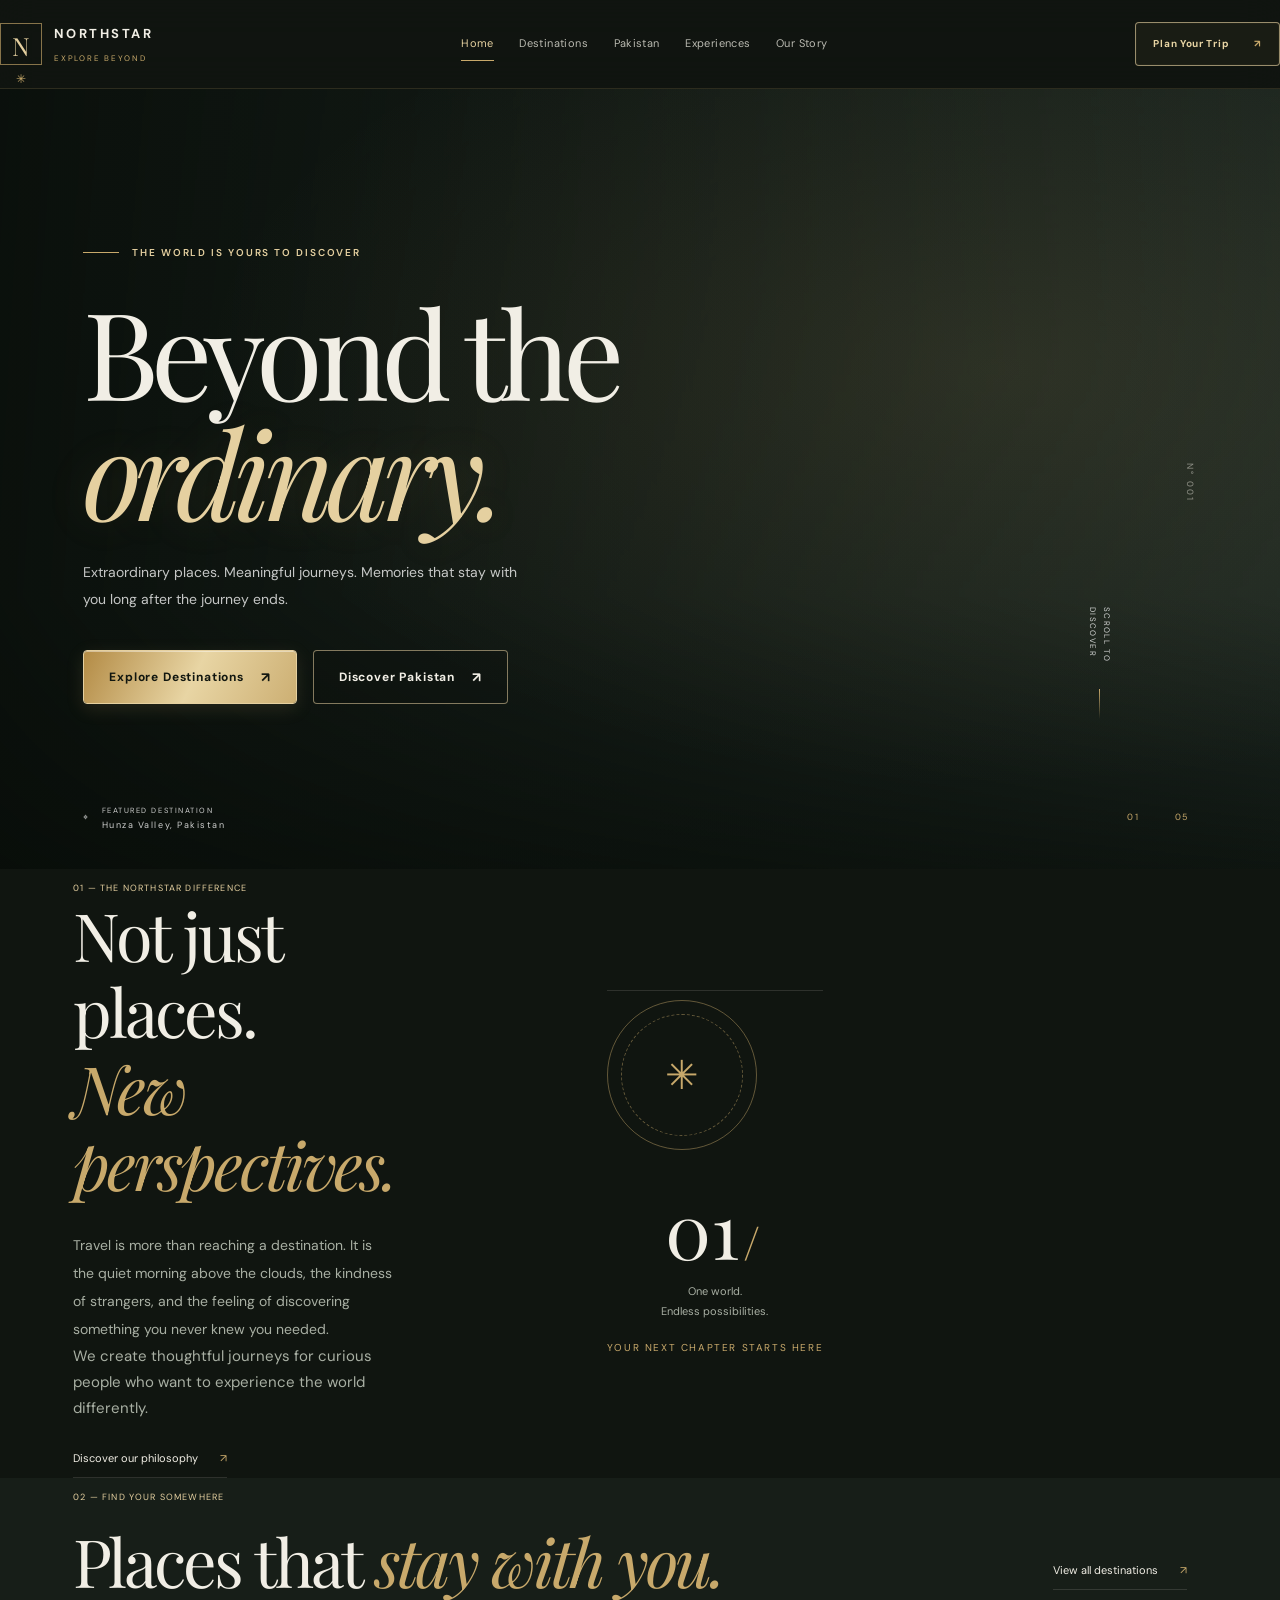
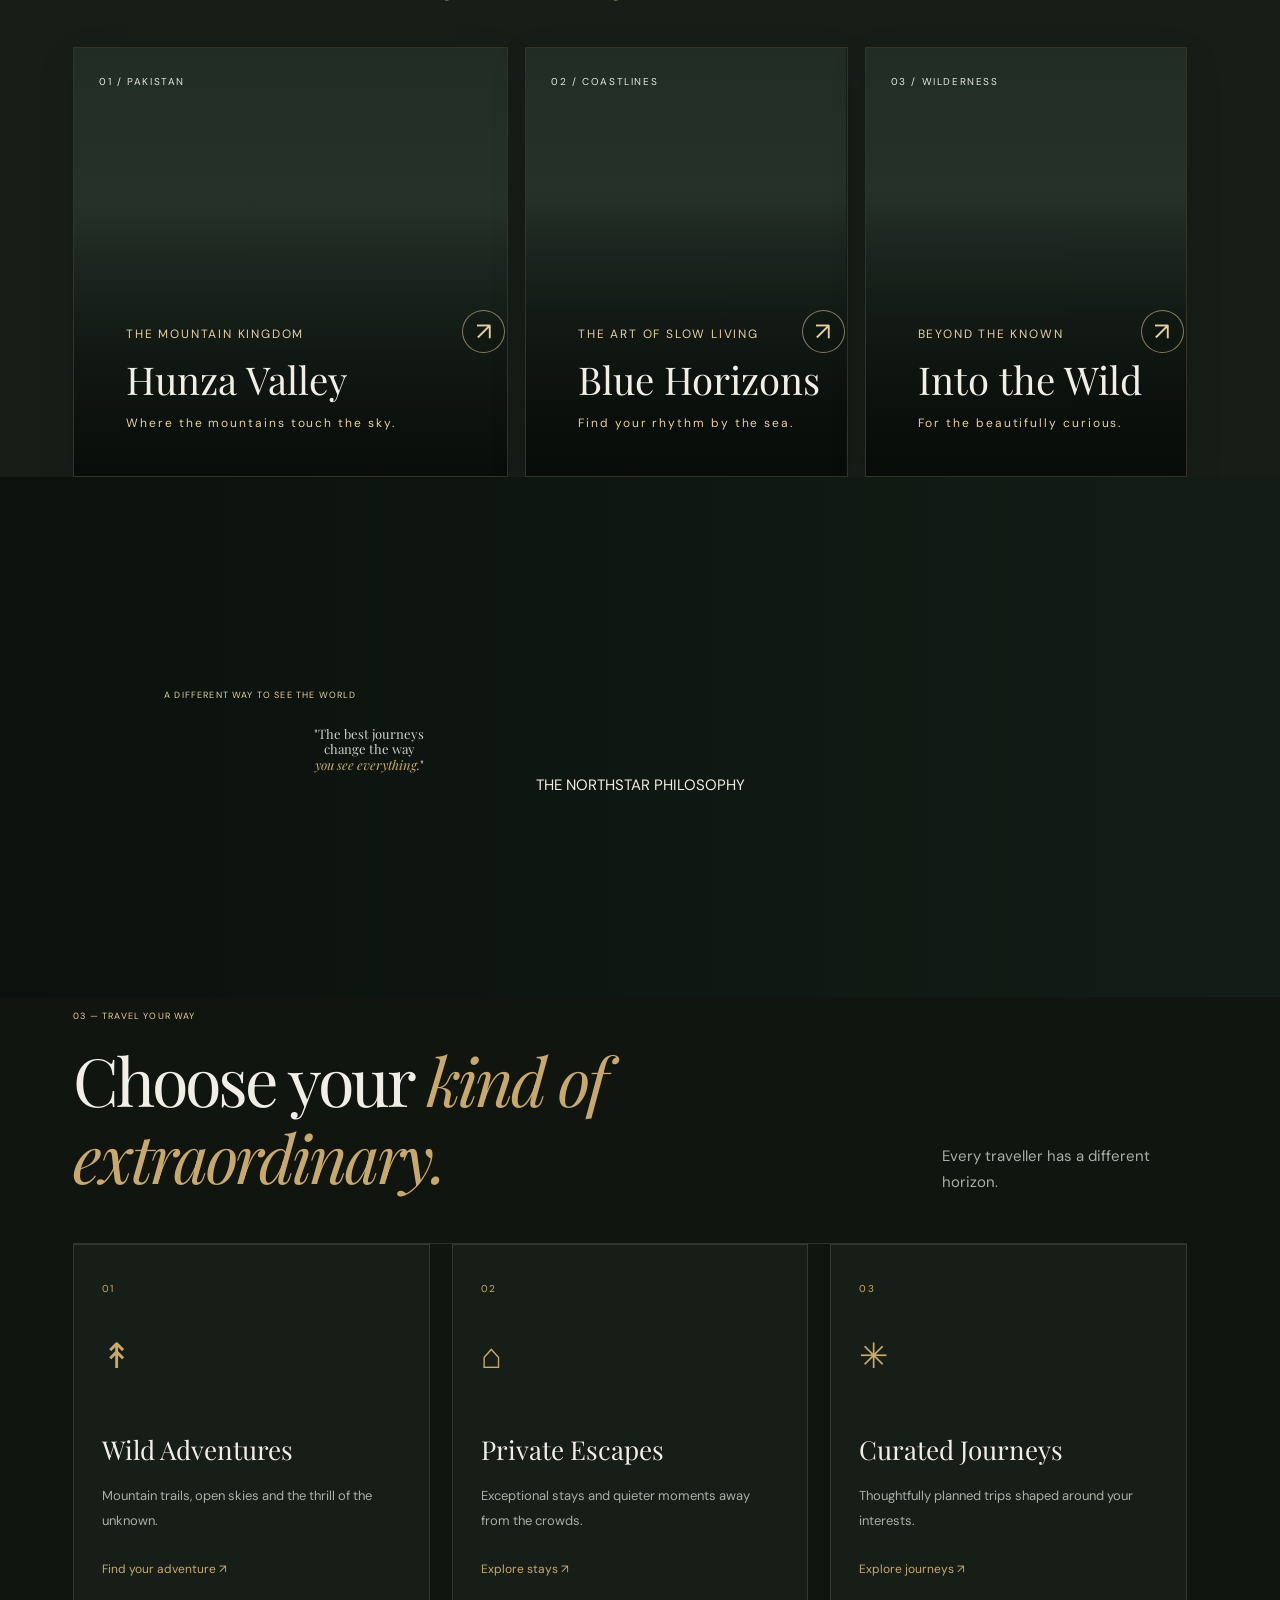
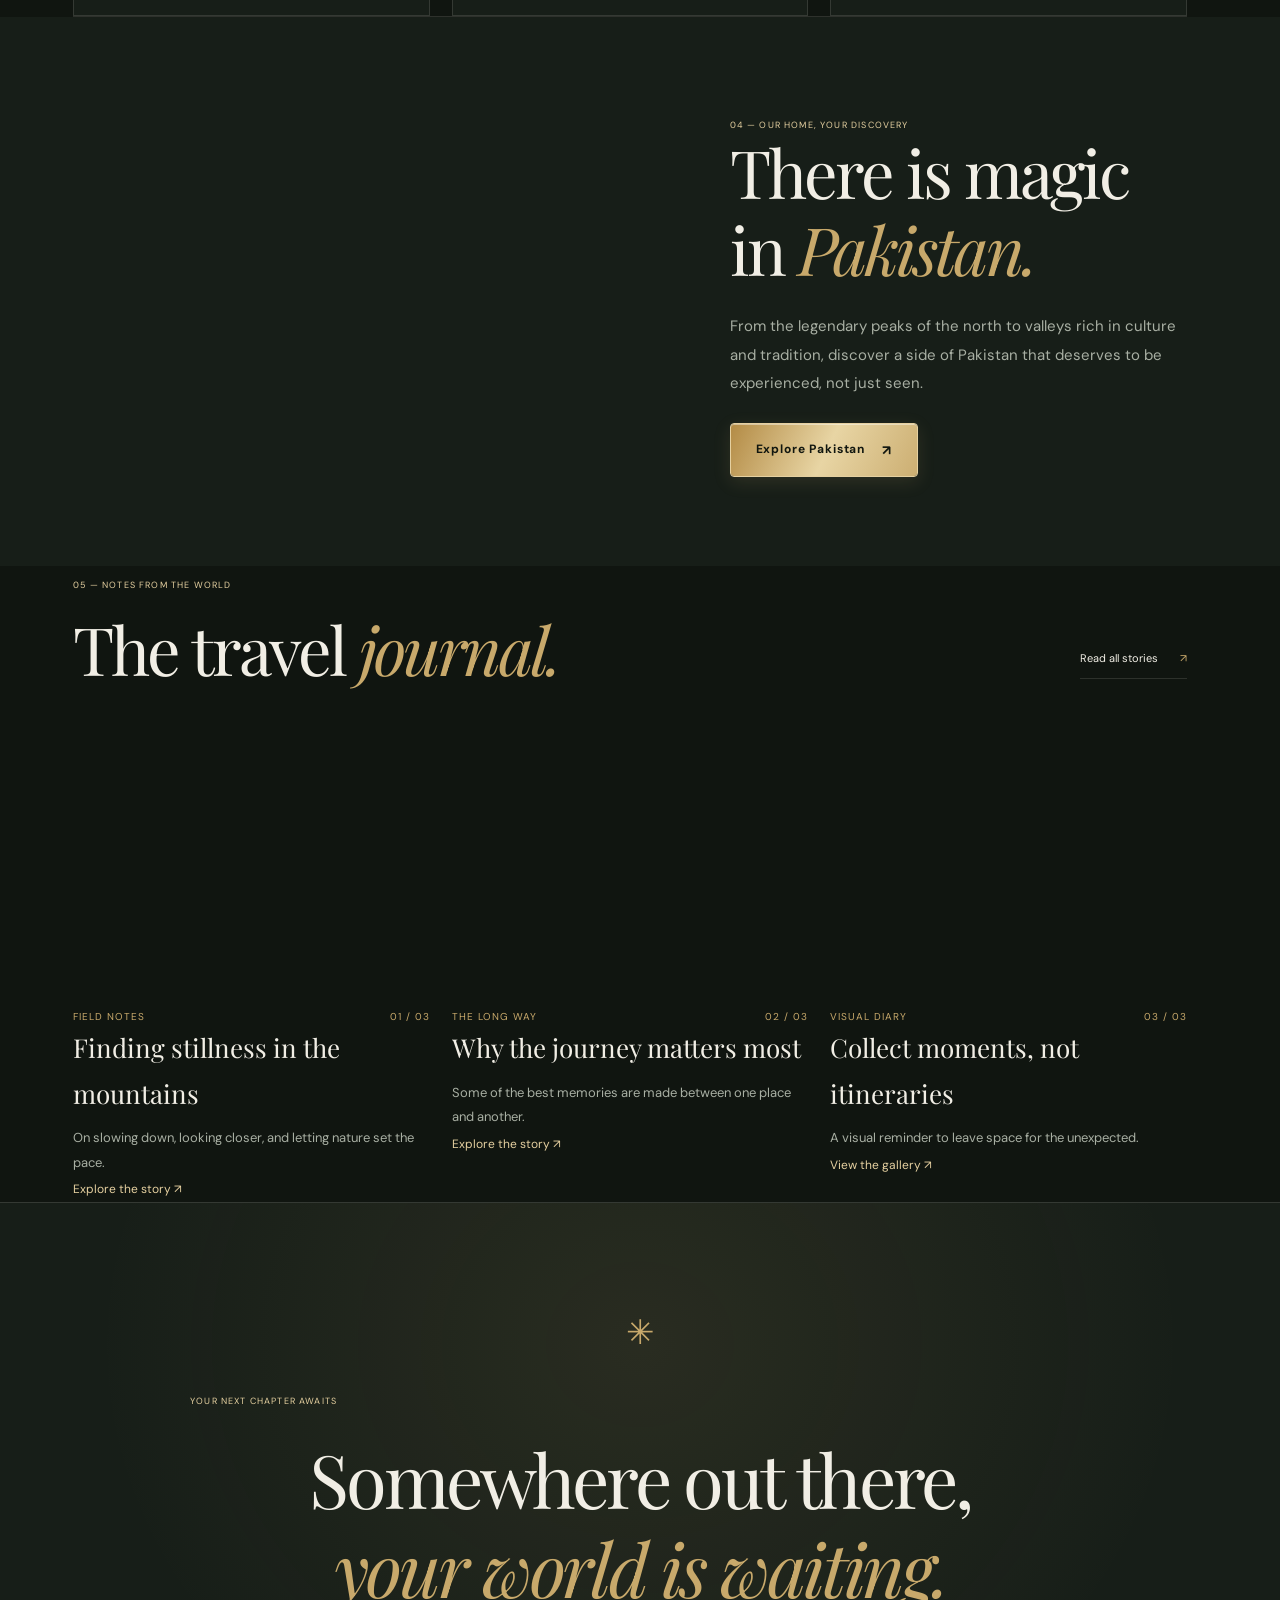
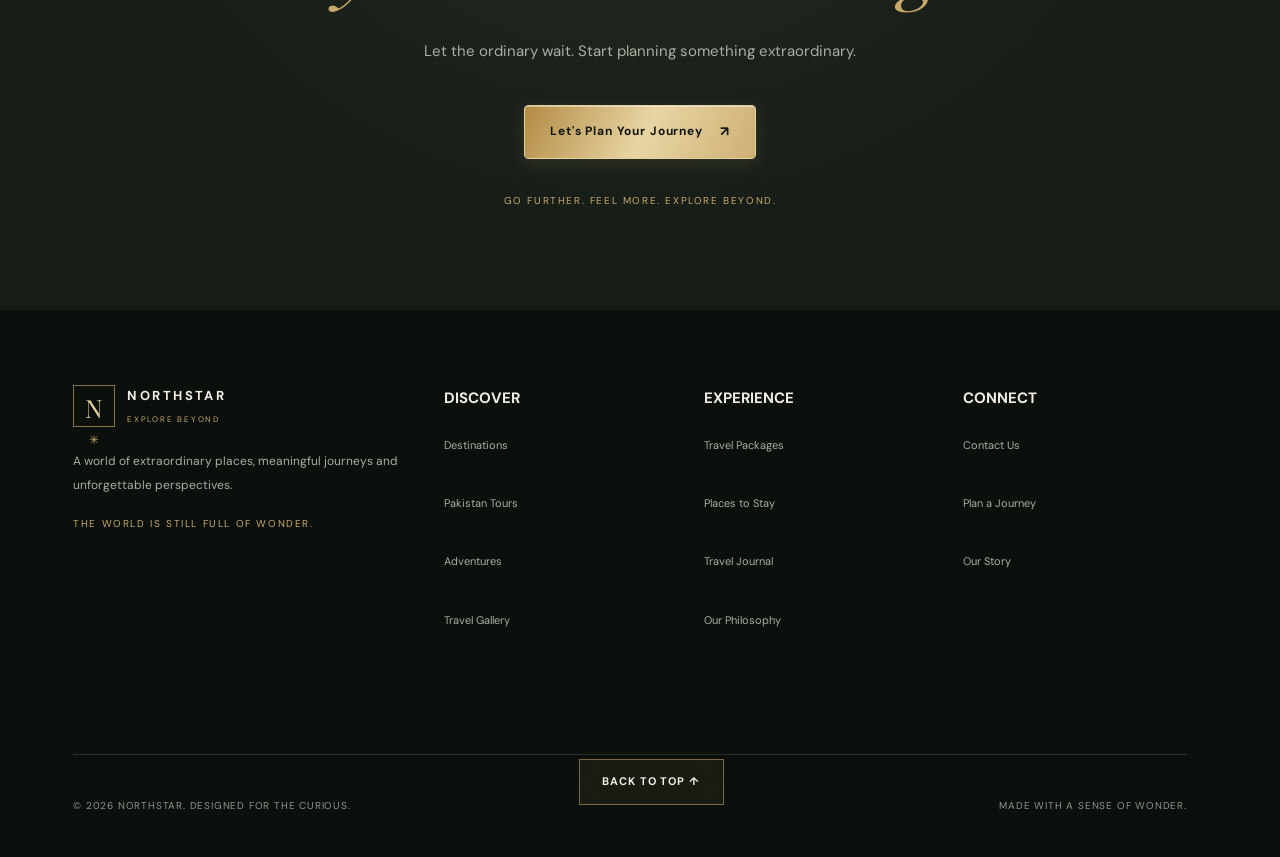
<file: index.html>
<!DOCTYPE html>
<html lang="en">
<head>
  <meta charset="UTF-8">
  <meta name="viewport" content="width=device-width, initial-scale=1.0">
  <meta name="theme-color" content="#101510">
  <meta name="description" content="Discover extraordinary destinations, private escapes and unforgettable adventures with NORTHSTAR — Explore Beyond.">
  <title>NORTHSTAR — Explore Beyond</title>

  <link rel="preconnect" href="https://fonts.googleapis.com">
  <link rel="preconnect" href="https://fonts.gstatic.com" crossorigin>
  <link href="https://fonts.googleapis.com/css2?family=DM+Sans:wght@400;500;600;700&family=Playfair+Display:ital,wght@0,400;0,500;0,600;1,400;1,500&display=swap" rel="stylesheet">

  <link rel="stylesheet" href="css/style.css">
  <link rel="stylesheet" href="css/animations.css">
  <link rel="stylesheet" href="css/responsive.css">
</head>

<body>

  <a class="skip-link" href="#main">Skip to content</a>

  <!-- ================= HEADER ================= -->
  <header class="site-header">
    <div class="nav-wrapper">

      <a href="index.html" class="brand" aria-label="NORTHSTAR home">
        <span class="brand-symbol">N<span>✳</span></span>
        <span class="brand-text">
          <strong>NORTHSTAR</strong>
          <small>EXPLORE BEYOND</small>
        </span>
      </a>

      <nav class="main-nav" aria-label="Main navigation">
        <a href="index.html" class="nav-link active" aria-current="page">Home</a>
        <a href="destinations.html" class="nav-link">Destinations</a>
        <a href="pakistan-tours.html" class="nav-link">Pakistan</a>
        <a href="packages.html" class="nav-link">Experiences</a>
        <a href="about.html" class="nav-link">Our Story</a>
      </nav>

      <a href="contact.html" class="nav-cta">
        Plan Your Trip <span aria-hidden="true">↗</span>
      </a>

    </div>
  </header>

  <main id="main">

    <!-- ================= HERO ================= -->
    <section class="hero" aria-labelledby="hero-title">

      <div class="hero-image" role="img" aria-label="Majestic mountains beneath a dramatic evening sky"></div>
      <div class="hero-overlay"></div>

      <div class="hero-content">

        <div class="eyebrow">
          <span class="eyebrow-line"></span>
          <span>THE WORLD IS YOURS TO DISCOVER</span>
        </div>

        <h1 class="hero-title" id="hero-title">
          Beyond the<br>
          <span class="title-accent">ordinary.</span>
        </h1>

        <p class="hero-description">
          Extraordinary places. Meaningful journeys.
          Memories that stay with you long after the journey ends.
        </p>

        <div class="hero-actions">
          <a href="destinations.html" class="button button-primary">
            Explore Destinations
            <span class="button-arrow" aria-hidden="true">↗</span>
          </a>

          <a href="pakistan-tours.html" class="button button-outline">
            Discover Pakistan
            <span class="button-arrow" aria-hidden="true">↗</span>
          </a>
        </div>

      </div>

      <div class="hero-bottom">

        <div class="hero-location">
          <span class="location-icon" aria-hidden="true">⌖</span>
          <div>
            <small>FEATURED DESTINATION</small>
            <p>Hunza Valley, Pakistan</p>
          </div>
        </div>

        <div class="hero-index">
          <span>01</span>
          <span class="index-divider"></span>
          <span>05</span>
        </div>

        <a class="scroll-indicator" href="#discover">
          <span>SCROLL TO DISCOVER</span>
          <span class="scroll-line"></span>
        </a>

      </div>

      <div class="hero-decoration" aria-hidden="true">N° 001</div>

    </section>

    <!-- ================= INTRODUCTION ================= -->
    <section class="intro-section" id="discover">
      <div class="intro-grid">

        <div class="intro-content">
          <span class="section-label">01 — THE NORTHSTAR DIFFERENCE</span>

          <h2 class="section-title">
            Not just places.<br>
            <em>New perspectives.</em>
          </h2>

          <p class="intro-description">
            Travel is more than reaching a destination. It is the quiet
            morning above the clouds, the kindness of strangers, and the
            feeling of discovering something you never knew you needed.
          </p>

          <p class="text-muted">
            We create thoughtful journeys for curious people who want to
            experience the world differently.
          </p>

          <a href="about.html" class="underlined-link">
            Discover our philosophy
            <span aria-hidden="true">↗</span>
          </a>
        </div>

        <div class="intro-stat">
          <div class="stat-orbit" aria-hidden="true">
            <span class="orbit-ring orbit-ring-one"></span>
            <span class="orbit-ring orbit-ring-two"></span>
            <span class="orbit-star">✳</span>
          </div>

          <span class="stat-number">01<span class="stat-plus">/</span></span>
          <p>One world.<br>Endless possibilities.</p>
          <span class="stat-caption">YOUR NEXT CHAPTER STARTS HERE</span>
        </div>

      </div>
    </section>

    <!-- ================= DESTINATIONS ================= -->
    <section class="destinations-section" id="destinations">

      <div class="section-heading">
        <div>
          <span class="section-label">02 — FIND YOUR SOMEWHERE</span>
          <h2 class="section-title">Places that <em>stay with you.</em></h2>
        </div>

        <a href="destinations.html" class="underlined-link">
          View all destinations
          <span aria-hidden="true">↗</span>
        </a>
      </div>

      <div class="destination-grid">

        <a href="pakistan-tours.html" class="destination-card destination-card-large">
          <div class="destination-image image-hunza"
            role="img"
            aria-label="Mountain landscape of Hunza Valley"></div>
          <div class="destination-shade"></div>

          <span class="card-number">01 / PAKISTAN</span>

          <div class="destination-caption">
            <div>
              <span class="destination-kicker">THE MOUNTAIN KINGDOM</span>
              <h3>Hunza Valley</h3>
              <p>Where the mountains touch the sky.</p>
            </div>
            <span class="card-arrow" aria-hidden="true">↗</span>
          </div>
        </a>

        <a href="destinations.html" class="destination-card">
          <div class="destination-image image-coast"
            role="img"
            aria-label="Turquoise sea and tropical coastline"></div>
          <div class="destination-shade"></div>

          <span class="card-number">02 / COASTLINES</span>

          <div class="destination-caption">
            <div>
              <span class="destination-kicker">THE ART OF SLOW LIVING</span>
              <h3>Blue Horizons</h3>
              <p>Find your rhythm by the sea.</p>
            </div>
            <span class="card-arrow" aria-hidden="true">↗</span>
          </div>
        </a>

        <a href="adventures.html" class="destination-card">
          <div class="destination-image image-wild"
            role="img"
            aria-label="Wilderness landscape surrounded by dramatic peaks"></div>
          <div class="destination-shade"></div>

          <span class="card-number">03 / WILDERNESS</span>

          <div class="destination-caption">
            <div>
              <span class="destination-kicker">BEYOND THE KNOWN</span>
              <h3>Into the Wild</h3>
              <p>For the beautifully curious.</p>
            </div>
            <span class="card-arrow" aria-hidden="true">↗</span>
          </div>
        </a>

      </div>
    </section>

    <!-- ================= MANIFESTO ================= -->
    <section class="manifesto-section">
      <div class="manifesto-background" role="img" aria-label="Sunlight falling across a remote mountain landscape"></div>
      <div class="manifesto-overlay"></div>

      <div class="manifesto-content">
        <span class="section-label">A DIFFERENT WAY TO SEE THE WORLD</span>

        <p class="manifesto-quote">
          "The best journeys<br>
          change the way<br>
          <em>you see everything.</em>"
        </p>

        <span class="manifesto-signature">THE NORTHSTAR PHILOSOPHY</span>
      </div>
    </section>

    <!-- ================= EXPERIENCES ================= -->
    <section class="experience-section">

      <div class="section-heading">
        <div>
          <span class="section-label">03 — TRAVEL YOUR WAY</span>
          <h2 class="section-title">Choose your <em>kind of extraordinary.</em></h2>
        </div>
        <p class="text-muted section-heading-note">
          Every traveller has a different horizon.
        </p>
      </div>

      <div class="experience-grid">

        <a href="adventures.html" class="experience-card">
          <span class="experience-number">01</span>
          <span class="experience-icon" aria-hidden="true">↟</span>
          <h3>Wild Adventures</h3>
          <p>Mountain trails, open skies and the thrill of the unknown.</p>
          <span class="experience-link">Find your adventure <span aria-hidden="true">↗</span></span>
        </a>

        <a href="hotels.html" class="experience-card">
          <span class="experience-number">02</span>
          <span class="experience-icon" aria-hidden="true">⌂</span>
          <h3>Private Escapes</h3>
          <p>Exceptional stays and quieter moments away from the crowds.</p>
          <span class="experience-link">Explore stays <span aria-hidden="true">↗</span></span>
        </a>

        <a href="packages.html" class="experience-card">
          <span class="experience-number">03</span>
          <span class="experience-icon" aria-hidden="true">✳</span>
          <h3>Curated Journeys</h3>
          <p>Thoughtfully planned trips shaped around your interests.</p>
          <span class="experience-link">Explore journeys <span aria-hidden="true">↗</span></span>
        </a>

      </div>
    </section>

    <!-- ================= PAKISTAN FEATURE ================= -->
    <section class="pakistan-feature">
      <div class="pakistan-feature-image"
        role="img"
        aria-label="Snow-covered peaks of northern Pakistan"></div>

      <div class="pakistan-feature-content">
        <span class="section-label">04 — OUR HOME, YOUR DISCOVERY</span>

        <h2 class="section-title">
          There is magic<br>
          in <em>Pakistan.</em>
        </h2>

        <p>
          From the legendary peaks of the north to valleys rich in culture
          and tradition, discover a side of Pakistan that deserves to be
          experienced, not just seen.
        </p>

        <a href="pakistan-tours.html" class="button button-primary">
          Explore Pakistan
          <span class="button-arrow" aria-hidden="true">↗</span>
        </a>
      </div>
    </section>

    <!-- ================= JOURNAL ================= -->
    <section class="journal-section">
      <div class="section-heading">
        <div>
          <span class="section-label">05 — NOTES FROM THE WORLD</span>
          <h2 class="section-title">The travel <em>journal.</em></h2>
        </div>

        <a href="blog.html" class="underlined-link">
          Read all stories <span aria-hidden="true">↗</span>
        </a>
      </div>

      <div class="journal-grid">

        <a href="blog.html" class="journal-card">
          <div class="journal-image journal-image-one" role="img" aria-label="Mountain village in northern Pakistan"></div>
          <div class="journal-meta">
            <span>FIELD NOTES</span>
            <span>01 / 03</span>
          </div>
          <h3>Finding stillness in the mountains</h3>
          <p>On slowing down, looking closer, and letting nature set the pace.</p>
          <span class="journal-read">Explore the story ↗</span>
        </a>

        <a href="blog.html" class="journal-card">
          <div class="journal-image journal-image-two" role="img" aria-label="A winding road through a scenic landscape"></div>
          <div class="journal-meta">
            <span>THE LONG WAY</span>
            <span>02 / 03</span>
          </div>
          <h3>Why the journey matters most</h3>
          <p>Some of the best memories are made between one place and another.</p>
          <span class="journal-read">Explore the story ↗</span>
        </a>

        <a href="gallery.html" class="journal-card">
          <div class="journal-image journal-image-three" role="img" aria-label="Golden sunlight over a remote natural landscape"></div>
          <div class="journal-meta">
            <span>VISUAL DIARY</span>
            <span>03 / 03</span>
          </div>
          <h3>Collect moments, not itineraries</h3>
          <p>A visual reminder to leave space for the unexpected.</p>
          <span class="journal-read">View the gallery ↗</span>
        </a>

      </div>
    </section>

    <!-- ================= CLOSING CTA ================= -->
    <section class="closing-section">
      <div class="closing-inner">

        <span class="closing-star" aria-hidden="true">✳</span>
        <span class="section-label">YOUR NEXT CHAPTER AWAITS</span>

        <h2>
          Somewhere out there,<br>
          <em>your world is waiting.</em>
        </h2>

        <p>
          Let the ordinary wait. Start planning something extraordinary.
        </p>

        <a href="contact.html" class="button button-primary">
          Let's Plan Your Journey
          <span class="button-arrow" aria-hidden="true">↗</span>
        </a>

        <span class="closing-note">GO FURTHER. FEEL MORE. EXPLORE BEYOND.</span>

      </div>
    </section>

  </main>

  <!-- ================= FOOTER ================= -->
  <footer class="site-footer">

    <div class="footer-main">

      <div class="footer-brand">
        <a href="index.html" class="brand">
          <span class="brand-symbol">N<span>✳</span></span>
          <span class="brand-text">
            <strong>NORTHSTAR</strong>
            <small>EXPLORE BEYOND</small>
          </span>
        </a>

        <p>
          A world of extraordinary places, meaningful journeys and
          unforgettable perspectives.
        </p>

        <span class="footer-motto">THE WORLD IS STILL FULL OF WONDER.</span>
      </div>

      <div class="footer-column">
        <h4>DISCOVER</h4>
        <a href="destinations.html">Destinations</a>
        <a href="pakistan-tours.html">Pakistan Tours</a>
        <a href="adventures.html">Adventures</a>
        <a href="gallery.html">Travel Gallery</a>
      </div>

      <div class="footer-column">
        <h4>EXPERIENCE</h4>
        <a href="packages.html">Travel Packages</a>
        <a href="hotels.html">Places to Stay</a>
        <a href="blog.html">Travel Journal</a>
        <a href="about.html">Our Philosophy</a>
      </div>

      <div class="footer-column">
        <h4>CONNECT</h4>
        <a href="contact.html">Contact Us</a>
        <a href="contact.html">Plan a Journey</a>
        <a href="about.html">Our Story</a>
      </div>

    </div>

    <div class="footer-bottom">
      <span>© 2026 NORTHSTAR. DESIGNED FOR THE CURIOUS.</span>
      <a href="#main" class="back-to-top">
        BACK TO TOP ↑
      </a>
      <span>MADE WITH A SENSE OF WONDER.</span>
    </div>

  </footer>

</body>
</html>
</file>
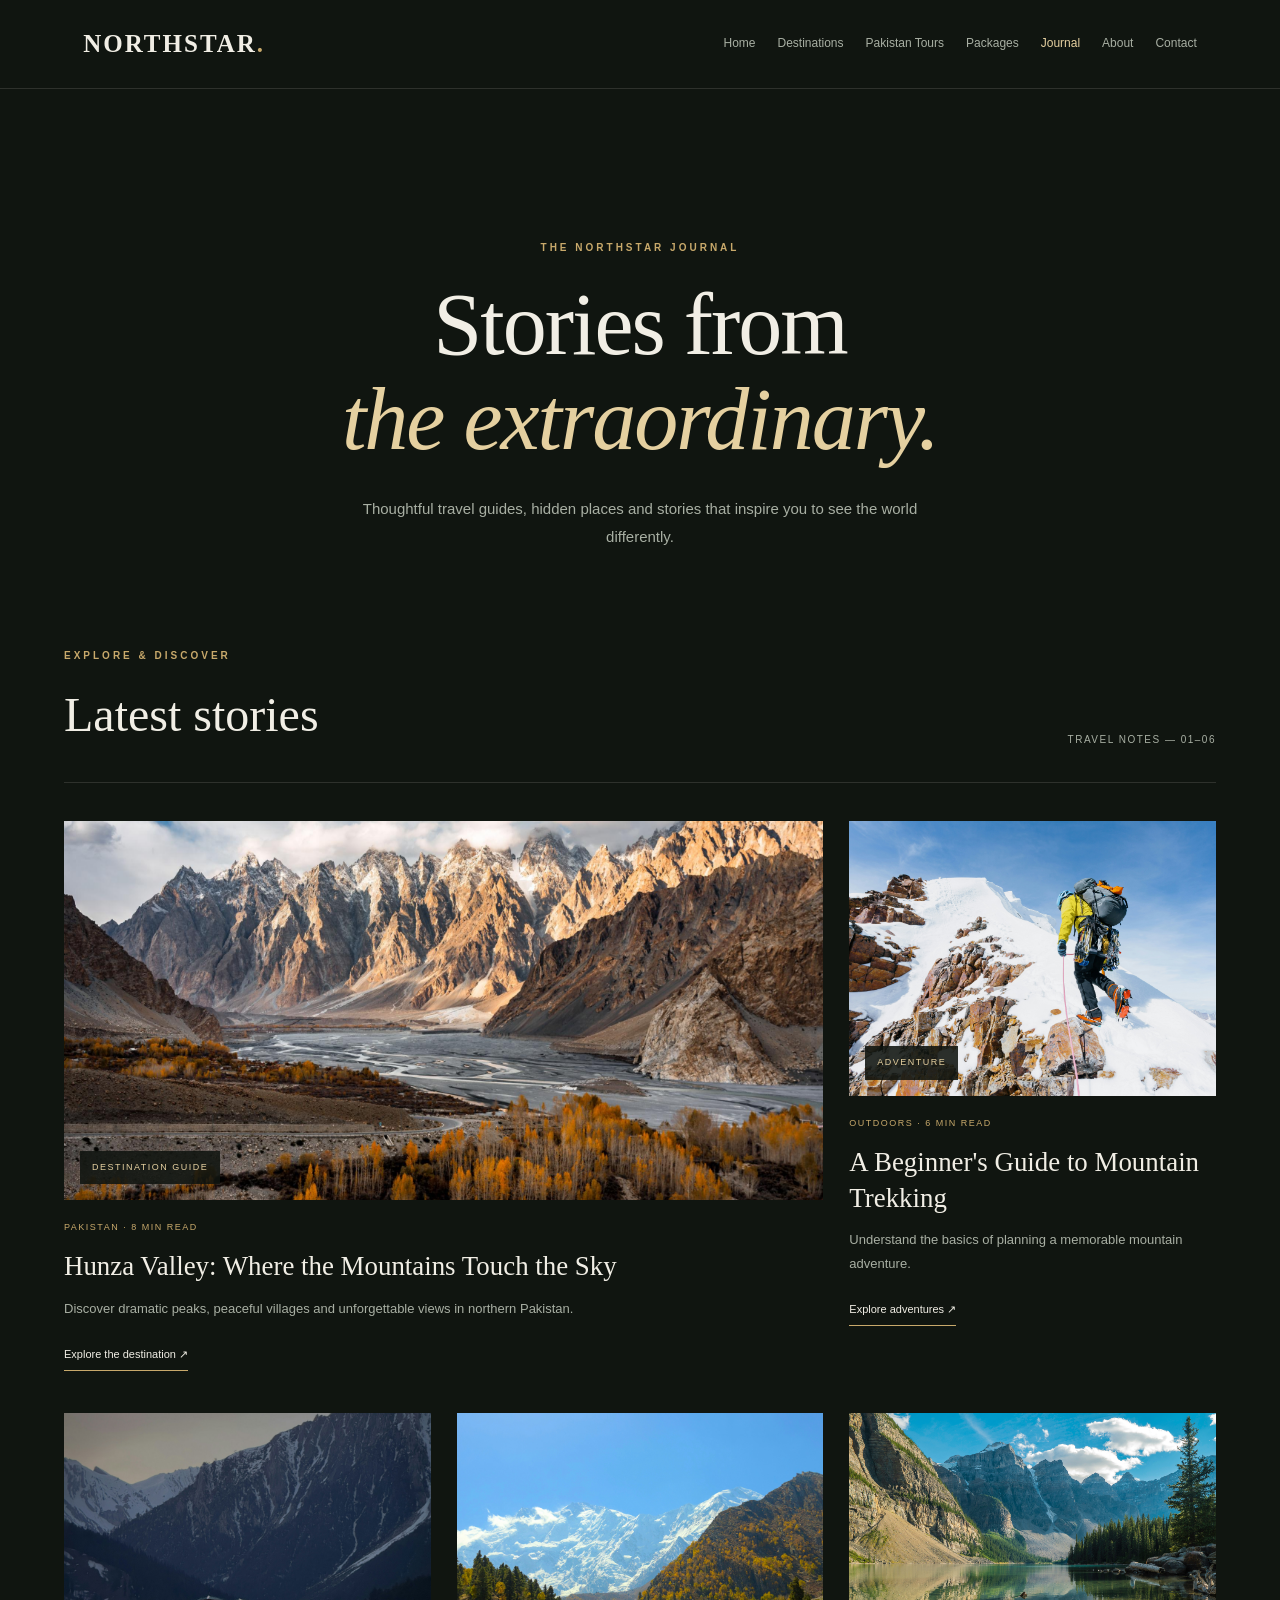
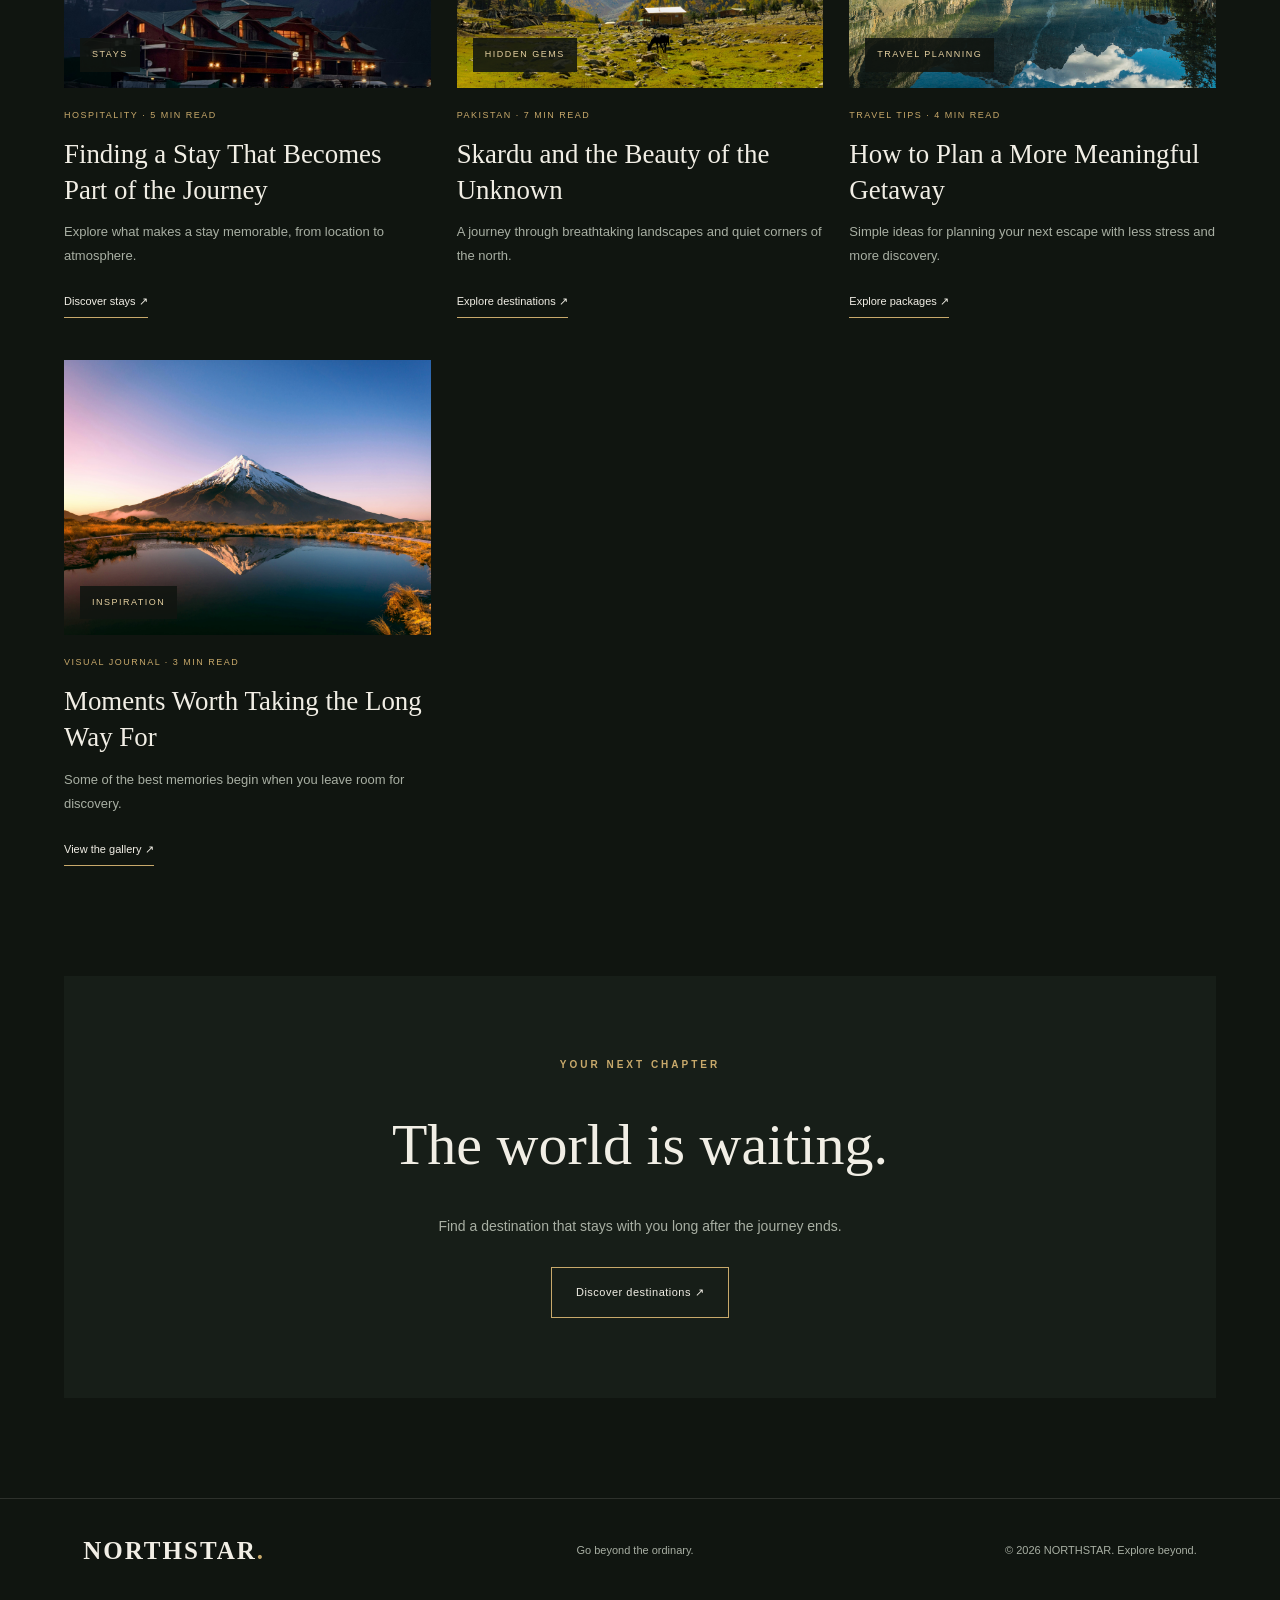
<file: blog.html>
<!DOCTYPE html>
<html lang="en">
<head>
  <meta charset="UTF-8">
  <meta name="viewport" content="width=device-width, initial-scale=1.0">
  <title>Travel Journal | NORTHSTAR</title>
  <meta name="description" content="Discover travel stories, destination guides and inspiration with NORTHSTAR.">
  <link rel="stylesheet" href="css/style.css">
  <link rel="stylesheet" href="css/animations.css">
  <link rel="stylesheet" href="css/responsive.css">
  <link rel="stylesheet" href="css/blog.css">
</head>
<body class="blog-page">

  <header class="blog-header">
    <a href="index.html" class="blog-logo">NORTHSTAR<span>.</span></a>
    <nav aria-label="Main navigation">
      <a href="index.html">Home</a>
      <a href="destinations.html">Destinations</a>
      <a href="pakistan-tours.html">Pakistan Tours</a>
      <a href="packages.html">Packages</a>
      <a href="blog.html" class="active">Journal</a>
      <a href="about.html">About</a>
      <a href="contact.html">Contact</a>
    </nav>
  </header>

  <main>
    <section class="blog-hero">
      <p class="blog-eyebrow">THE NORTHSTAR JOURNAL</p>
      <h1>Stories from<br><em>the extraordinary.</em></h1>
      <p class="blog-intro">
        Thoughtful travel guides, hidden places and stories that inspire
        you to see the world differently.
      </p>
    </section>

    <section class="blog-content">
      <div class="blog-section-heading">
        <div>
          <p class="blog-eyebrow">EXPLORE & DISCOVER</p>
          <h2>Latest stories</h2>
        </div>
        <span class="blog-count">TRAVEL NOTES — 01–06</span>
      </div>

      <div class="blog-grid">
        <article class="blog-card blog-featured">
          <a class="blog-image" href="pakistan-tours.html">
            <img src="images/BLOG/hunza valley .jpeg.jpeg"
                 alt="Mountain landscape in Hunza Valley"
                 loading="lazy">
            <span class="blog-category">DESTINATION GUIDE</span>
          </a>
          <div class="blog-card-body">
            <p class="blog-meta">PAKISTAN · 8 MIN READ</p>
            <h3><a href="pakistan-tours.html">Hunza Valley: Where the Mountains Touch the Sky</a></h3>
            <p>Discover dramatic peaks, peaceful villages and unforgettable views in northern Pakistan.</p>
            <a class="blog-read" href="pakistan-tours.html">Explore the destination ↗</a>
          </div>
        </article>

        <article class="blog-card">
          <a class="blog-image" href="adventures.html">
            <img src="images/BLOG/climbing.jpeg.jpg"
                 loading="lazy">
            <span class="blog-category">ADVENTURE</span>
          </a>
          <div class="blog-card-body">
            <p class="blog-meta">OUTDOORS · 6 MIN READ</p>
            <h3><a href="adventures.html">A Beginner's Guide to Mountain Trekking</a></h3>
            <p>Understand the basics of planning a memorable mountain adventure.</p>
            <a class="blog-read" href="adventures.html">Explore adventures ↗</a>
          </div>
        </article>

        <article class="blog-card">
          <a class="blog-image" href="hotels.html">
            <img src="images/BLOG/elegant hotel.jpeg.jpg"
                 alt="Elegant hotel surrounded by nature"
                 loading="lazy">
            <span class="blog-category">STAYS</span>
          </a>
          <div class="blog-card-body">
            <p class="blog-meta">HOSPITALITY · 5 MIN READ</p>
            <h3><a href="hotels.html">Finding a Stay That Becomes Part of the Journey</a></h3>
            <p>Explore what makes a stay memorable, from location to atmosphere.</p>
            <a class="blog-read" href="hotels.html">Discover stays ↗</a>
          </div>
        </article>

        <article class="blog-card">
          <a class="blog-image" href="destinations.html">
            <img src="images/BLOG/SKARDU.JPEG.jpg"
                 alt="Scenic landscape of Skardu"
                 loading="lazy">
            <span class="blog-category">HIDDEN GEMS</span>
          </a>
          <div class="blog-card-body">
            <p class="blog-meta">PAKISTAN · 7 MIN READ</p>
            <h3><a href="destinations.html">Skardu and the Beauty of the Unknown</a></h3>
            <p>A journey through breathtaking landscapes and quiet corners of the north.</p>
            <a class="blog-read" href="destinations.html">Explore destinations ↗</a>
          </div>
        </article>

        <article class="blog-card">
          <a class="blog-image" href="packages.html">
            <img src="images/BLOG/calm lake.jpeg.jpg"
                 alt="Calm lake surrounded by mountains"
                 loading="lazy">
            <span class="blog-category">TRAVEL PLANNING</span>
          </a>
          <div class="blog-card-body">
            <p class="blog-meta">TRAVEL TIPS · 4 MIN READ</p>
            <h3><a href="packages.html">How to Plan a More Meaningful Getaway</a></h3>
            <p>Simple ideas for planning your next escape with less stress and more discovery.</p>
            <a class="blog-read" href="packages.html">Explore packages ↗</a>
          </div>
        </article>

        <article class="blog-card">
          <a class="blog-image" href="gallery.html">
            <img src="images/BLOG/mountain scenary .jpeg.jpg"
                 alt="Mountain scenery photographed during a journey"
                 loading="lazy">
            <span class="blog-category">INSPIRATION</span>
          </a>
          <div class="blog-card-body">
            <p class="blog-meta">VISUAL JOURNAL · 3 MIN READ</p>
            <h3><a href="gallery.html">Moments Worth Taking the Long Way For</a></h3>
            <p>Some of the best memories begin when you leave room for discovery.</p>
            <a class="blog-read" href="gallery.html">View the gallery ↗</a>
          </div>
        </article>
      </div>
    </section>

    <section class="blog-cta">
      <p class="blog-eyebrow">YOUR NEXT CHAPTER</p>
      <h2>The world is waiting.</h2>
      <p>Find a destination that stays with you long after the journey ends.</p>
      <a href="destinations.html" class="blog-button">Discover destinations ↗</a>
    </section>
  </main>

  <footer class="blog-footer">
    <a href="index.html" class="blog-logo">NORTHSTAR<span>.</span></a>
    <p>Go beyond the ordinary.</p>
    <p>© 2026 NORTHSTAR. Explore beyond.</p>
  </footer>

</body>
</html>
</file>
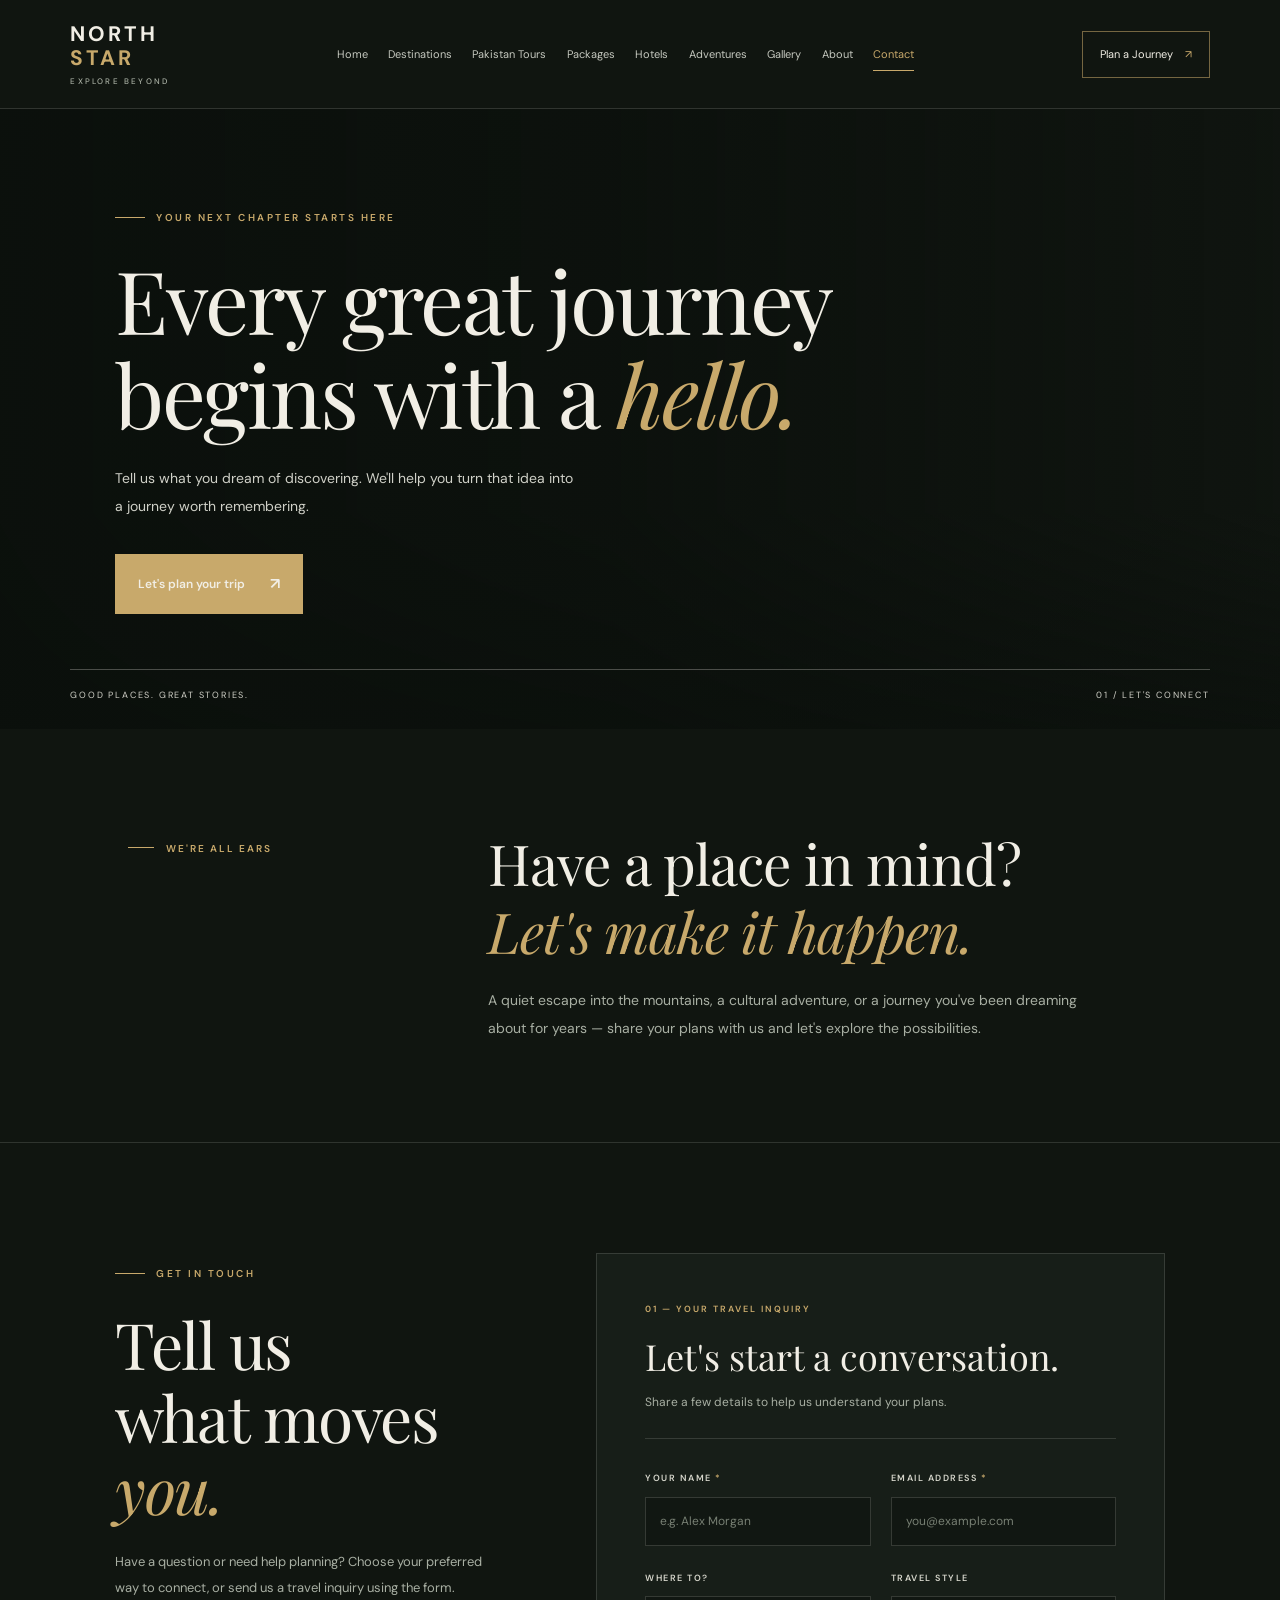
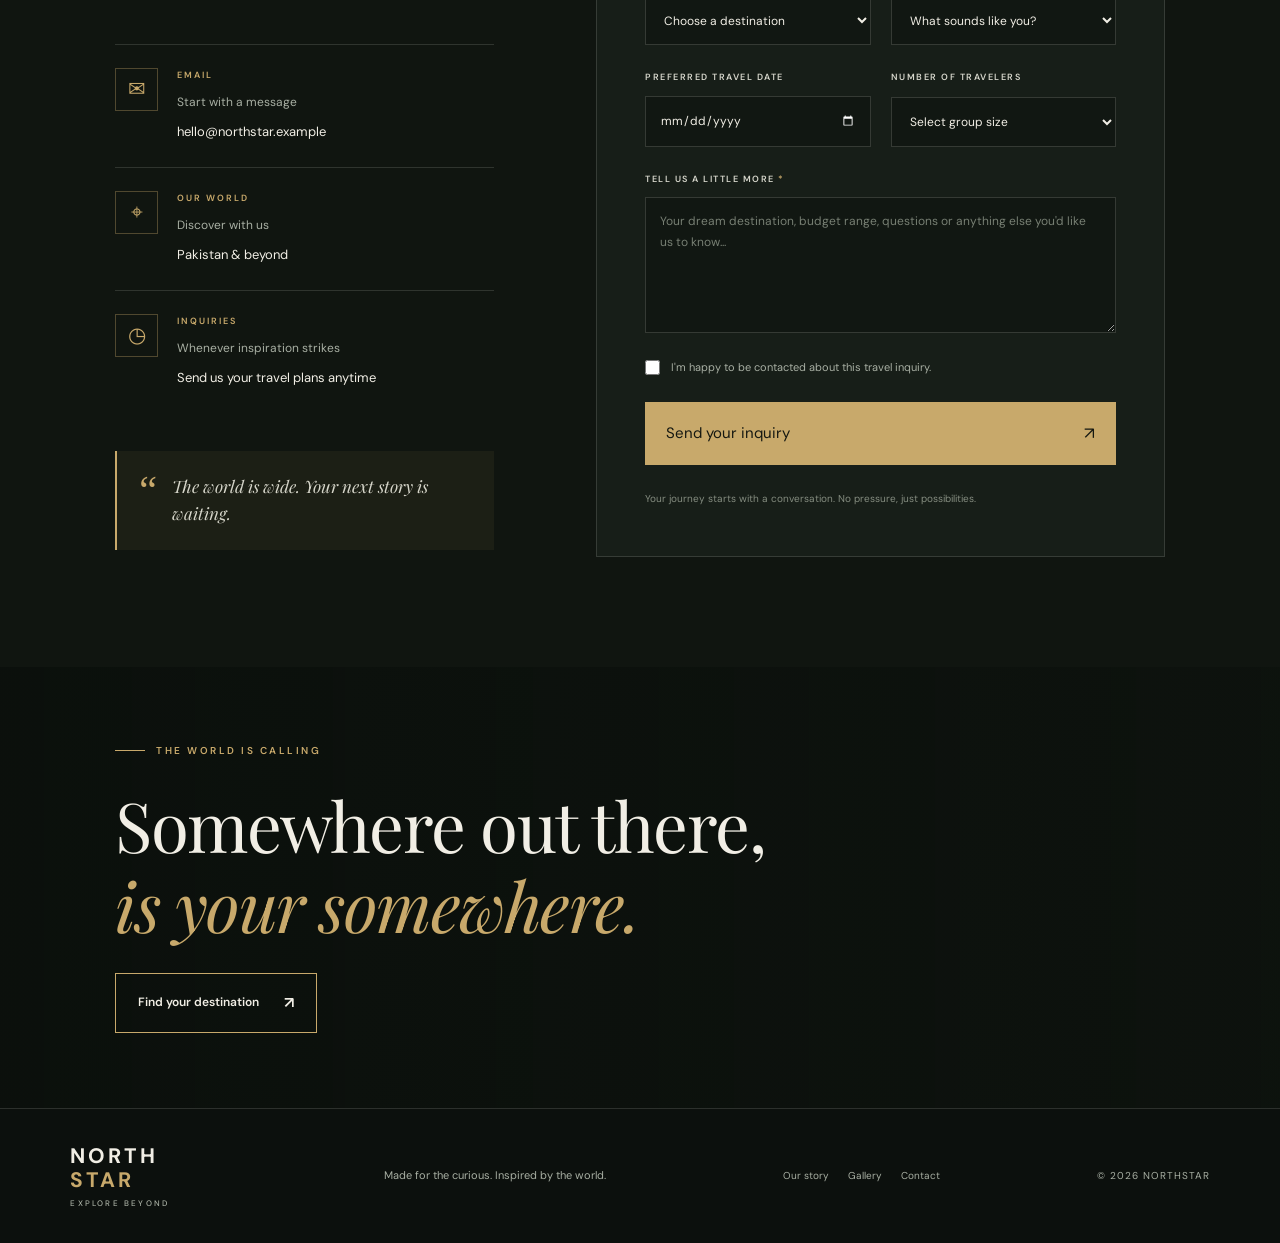
<file: contact.html>
<!DOCTYPE html>
<html lang="en">
<head>
    <meta charset="UTF-8">
    <meta name="viewport" content="width=device-width, initial-scale=1.0">
    <meta name="description" content="Get in touch with NORTHSTAR to plan your next extraordinary journey.">
    <title>Contact Us | NORTHSTAR — Explore Beyond</title>

    <link rel="preconnect" href="https://fonts.googleapis.com">
    <link rel="preconnect" href="https://fonts.gstatic.com" crossorigin>
    <link href="https://fonts.googleapis.com/css2?family=DM+Sans:wght@400;500;600;700&family=Playfair+Display:wght@400;500;600;700&display=swap" rel="stylesheet">

    <link rel="stylesheet" href="css/style.css">
    <link rel="stylesheet" href="css/animations.css">
    <link rel="stylesheet" href="css/responsive.css">
    <link rel="stylesheet" href="css/contact.css">
</head>

<body class="contact-page">

    <!-- HEADER -->
    <header class="contact-header">
        <a href="index.html" class="contact-logo" aria-label="NORTHSTAR home">
            NORTH<span>STAR</span>
            <small>EXPLORE BEYOND</small>
        </a>

        <nav class="contact-nav" aria-label="Main navigation">
            <a href="index.html">Home</a>
            <a href="destinations.html">Destinations</a>
            <a href="pakistan-tours.html">Pakistan Tours</a>
            <a href="packages.html">Packages</a>
            <a href="hotels.html">Hotels</a>
            <a href="adventures.html">Adventures</a>
            <a href="gallery.html">Gallery</a>
            <a href="about.html">About</a>
            <a href="contact.html" class="active">Contact</a>
        </nav>

        <a href="#contact-form" class="contact-header-cta">Plan a Journey <span>↗</span></a>
    </header>

    <main>
        <!-- HERO -->
        <section class="contact-hero">
            <div class="contact-hero-image"></div>
            <div class="contact-hero-shade"></div>

            <div class="contact-hero-content">
                <p class="contact-eyebrow"><span></span> YOUR NEXT CHAPTER STARTS HERE</p>
                <h1>Every great journey<br>begins with a <em>hello.</em></h1>
                <p class="contact-hero-copy">
                    Tell us what you dream of discovering. We'll help you turn
                    that idea into a journey worth remembering.
                </p>
                <a href="#contact-form" class="contact-button">
                    Let's plan your trip <span>↗</span>
                </a>
            </div>

            <div class="contact-hero-bottom">
                <span>GOOD PLACES. GREAT STORIES.</span>
                <span>01 / LET'S CONNECT</span>
            </div>
        </section>

        <!-- INTRO -->
        <section class="contact-intro">
            <div class="contact-intro-label">
                <span class="contact-small-line"></span>
                <span>WE'RE ALL EARS</span>
            </div>

            <div class="contact-intro-copy">
                <h2>Have a place in mind?<br><em>Let's make it happen.</em></h2>
                <p>
                    A quiet escape into the mountains, a cultural adventure,
                    or a journey you've been dreaming about for years —
                    share your plans with us and let's explore the possibilities.
                </p>
            </div>
        </section>

        <!-- CONTACT DETAILS + FORM -->
        <section class="contact-main" id="contact-form">
            <div class="contact-details">
                <p class="contact-eyebrow"><span></span> GET IN TOUCH</p>
                <h2>Tell us<br>what moves <em>you.</em></h2>
                <p class="contact-details-copy">
                    Have a question or need help planning? Choose your preferred
                    way to connect, or send us a travel inquiry using the form.
                </p>

                <div class="contact-detail-list">
                    <div class="contact-detail-item">
                        <div class="contact-detail-icon" aria-hidden="true">✉</div>
                        <div>
                            <span class="contact-detail-label">EMAIL</span>
                            <p>Start with a message</p>
                            <a href="mailto:hello@northstar.example">hello@northstar.example</a>
                        </div>
                    </div>

                    <div class="contact-detail-item">
                        <div class="contact-detail-icon" aria-hidden="true">⌖</div>
                        <div>
                            <span class="contact-detail-label">OUR WORLD</span>
                            <p>Discover with us</p>
                            <span class="contact-detail-value">Pakistan & beyond</span>
                        </div>
                    </div>

                    <div class="contact-detail-item">
                        <div class="contact-detail-icon" aria-hidden="true">◷</div>
                        <div>
                            <span class="contact-detail-label">INQUIRIES</span>
                            <p>Whenever inspiration strikes</p>
                            <span class="contact-detail-value">Send us your travel plans anytime</span>
                        </div>
                    </div>
                </div>

                <div class="contact-note">
                    <span>“</span>
                    <p>The world is wide. Your next story is waiting.</p>
                </div>
            </div>

            <div class="contact-form-panel">
                <div class="contact-form-heading">
                    <span>01 — YOUR TRAVEL INQUIRY</span>
                    <h3>Let's start a conversation.</h3>
                    <p>Share a few details to help us understand your plans.</p>
                </div>

                <form class="northstar-form" action="mailto:hello@northstar.example" method="post" enctype="text/plain">
                    <div class="contact-field-row">
                        <div class="contact-field">
                            <label for="full-name">YOUR NAME <span>*</span></label>
                            <input type="text" id="full-name" name="Name" placeholder="e.g. Alex Morgan" autocomplete="name" required>
                        </div>

                        <div class="contact-field">
                            <label for="email-address">EMAIL ADDRESS <span>*</span></label>
                            <input type="email" id="email-address" name="Email" placeholder="you@example.com" autocomplete="email" required>
                        </div>
                    </div>

                    <div class="contact-field-row">
                        <div class="contact-field">
                            <label for="destination">WHERE TO?</label>
                            <select id="destination" name="Destination">
                                <option value="">Choose a destination</option>
                                <option>Hunza Valley</option>
                                <option>Skardu</option>
                                <option>Swat Valley</option>
                                <option>Fairy Meadows</option>
                                <option>Other destination</option>
                                <option>I'm open to ideas</option>
                            </select>
                        </div>

                        <div class="contact-field">
                            <label for="travel-style">TRAVEL STYLE</label>
                            <select id="travel-style" name="Travel style">
                                <option value="">What sounds like you?</option>
                                <option>Nature & relaxation</option>
                                <option>Adventure & trekking</option>
                                <option>Culture & heritage</option>
                                <option>Luxury escape</option>
                                <option>Family trip</option>
                                <option>Not sure yet</option>
                            </select>
                        </div>
                    </div>

                    <div class="contact-field-row">
                        <div class="contact-field">
                            <label for="travel-date">PREFERRED TRAVEL DATE</label>
                            <input type="date" id="travel-date" name="Preferred travel date">
                        </div>

                        <div class="contact-field">
                            <label for="travelers">NUMBER OF TRAVELERS</label>
                            <select id="travelers" name="Travelers">
                                <option value="">Select group size</option>
                                <option>Just me</option>
                                <option>2 travelers</option>
                                <option>3–5 travelers</option>
                                <option>6–10 travelers</option>
                                <option>More than 10</option>
                            </select>
                        </div>
                    </div>

                    <div class="contact-field">
                        <label for="message">TELL US A LITTLE MORE <span>*</span></label>
                        <textarea id="message" name="Message" rows="5" placeholder="Your dream destination, budget range, questions or anything else you'd like us to know..." required></textarea>
                    </div>

                    <label class="contact-consent">
                        <input type="checkbox" name="Contact consent" required>
                        <span>I'm happy to be contacted about this travel inquiry.</span>
                    </label>

                    <button type="submit" class="contact-submit">
                        Send your inquiry <span>↗</span>
                    </button>

                    <p class="contact-form-footnote">
                        Your journey starts with a conversation. No pressure, just possibilities.
                    </p>
                </form>
            </div>
        </section>

        <!-- CLOSING BANNER -->
        <section class="contact-closing">
            <div class="contact-closing-image"></div>
            <div class="contact-closing-overlay"></div>
            <div class="contact-closing-content">
                <p class="contact-eyebrow"><span></span> THE WORLD IS CALLING</p>
                <h2>Somewhere out there,<br><em>is your somewhere.</em></h2>
                <a href="destinations.html" class="contact-button contact-button-light">
                    Find your destination <span>↗</span>
                </a>
            </div>
        </section>
    </main>

    <!-- FOOTER -->
    <footer class="contact-footer">
        <a href="index.html" class="contact-logo">
            NORTH<span>STAR</span>
            <small>EXPLORE BEYOND</small>
        </a>

        <p>Made for the curious. Inspired by the world.</p>

        <div class="contact-footer-links">
            <a href="about.html">Our story</a>
            <a href="gallery.html">Gallery</a>
            <a href="contact.html">Contact</a>
        </div>

        <span class="contact-copyright">© 2026 NORTHSTAR</span>
    </footer>

</body>
</html>
</file>
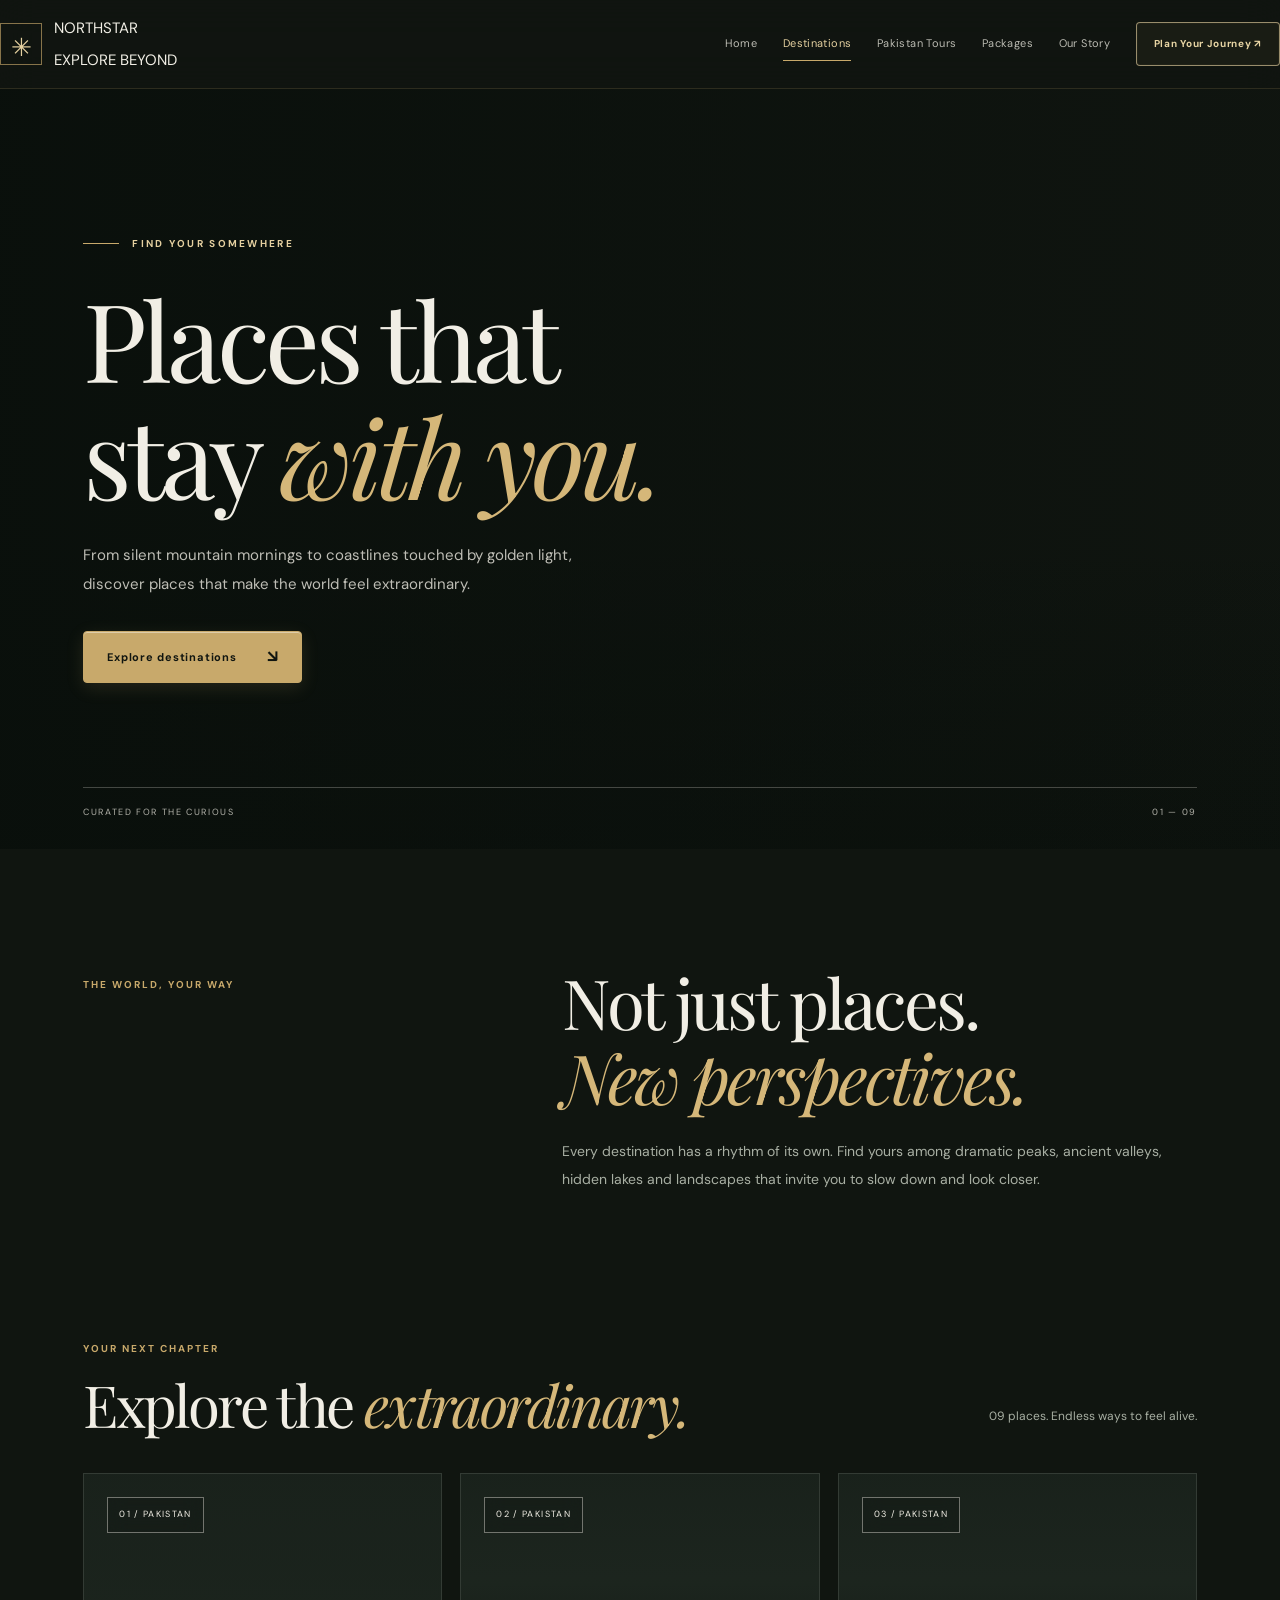
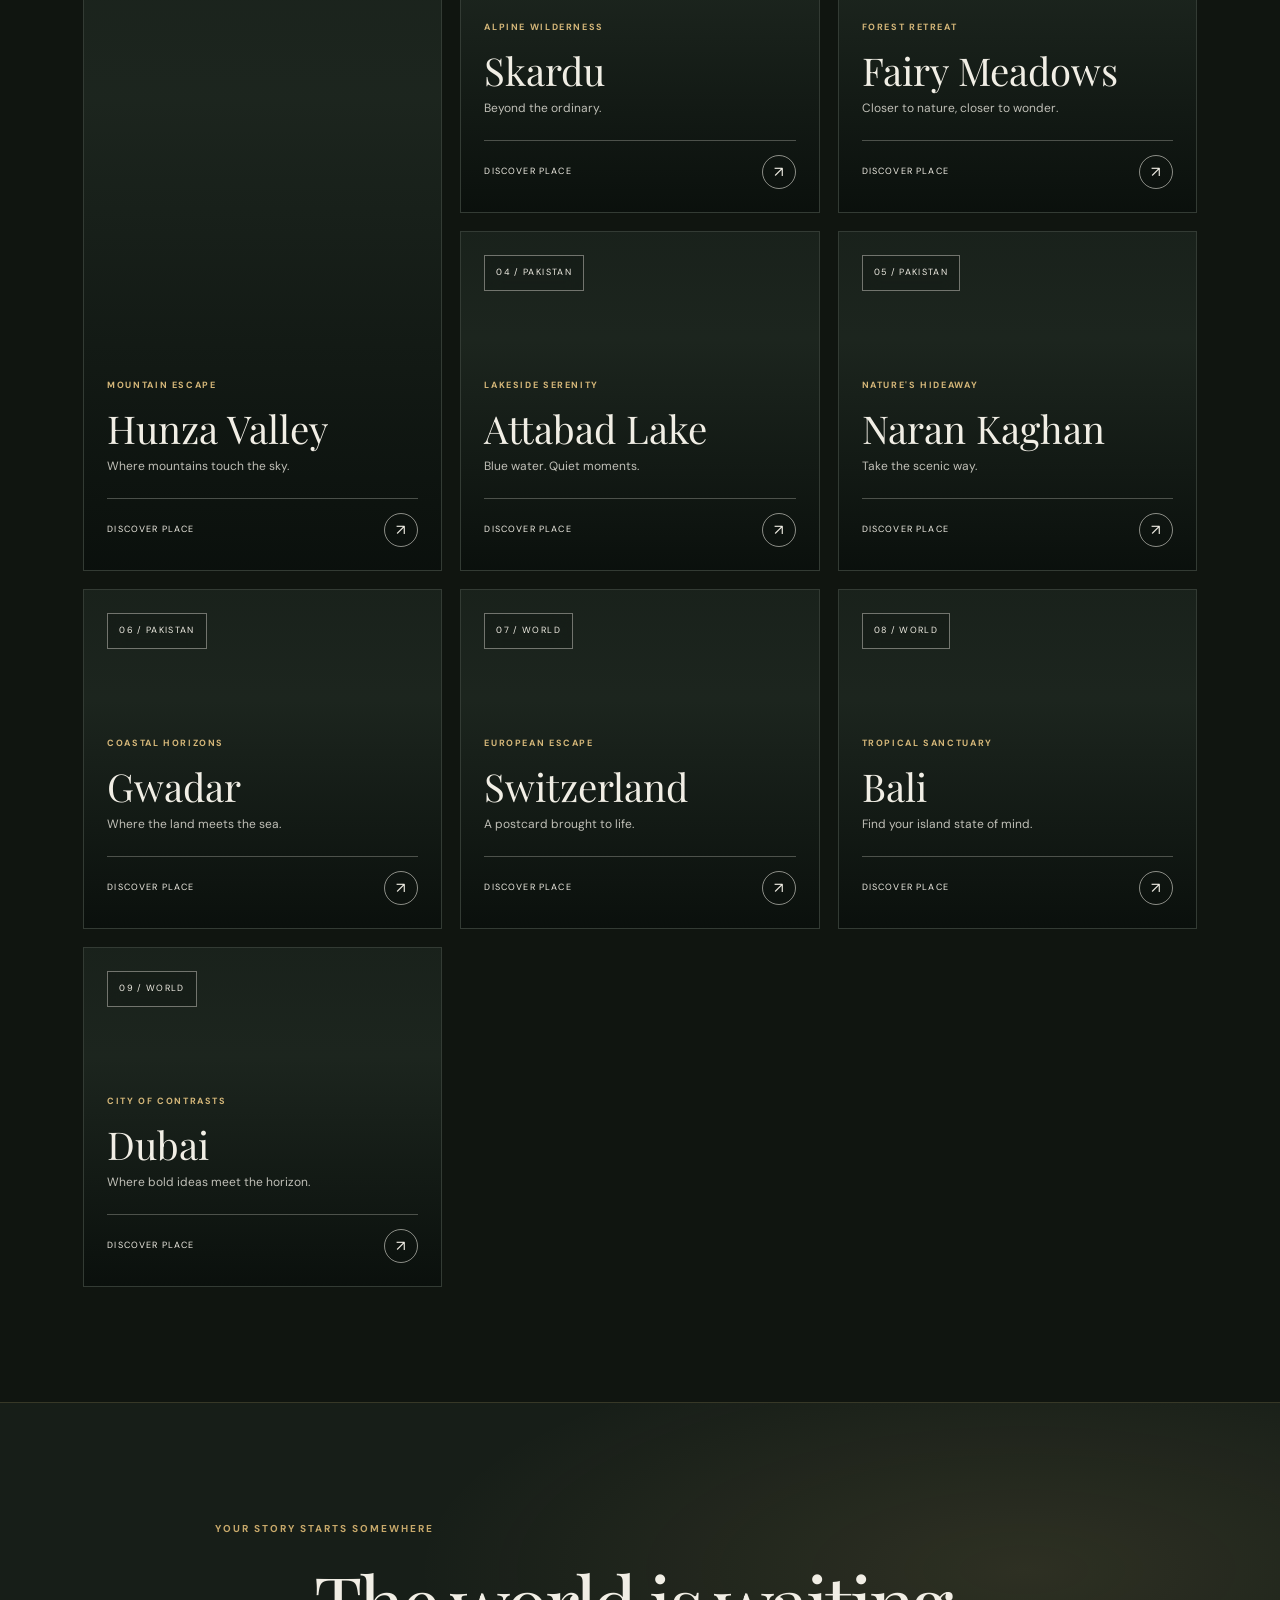
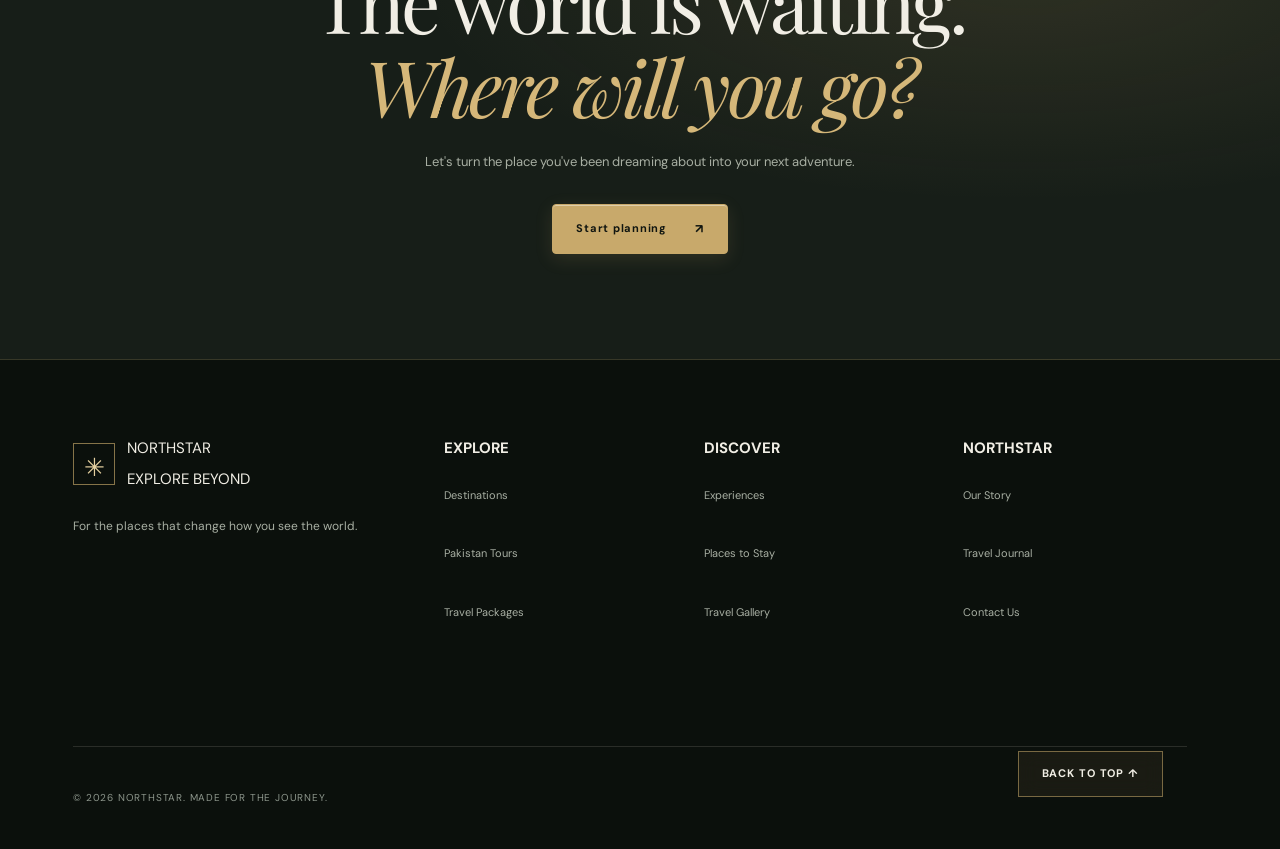
<file: destinations.html>
<!DOCTYPE html>
<html lang="en">
<head>
  <meta charset="UTF-8">
  <meta name="viewport" content="width=device-width, initial-scale=1.0">
  <meta name="description" content="Discover extraordinary destinations with NORTHSTAR. Explore Pakistan's mountains, lakes, coastlines and remarkable places.">
  <title>Destinations | NORTHSTAR — Explore Beyond</title>

  <link rel="preconnect" href="https://fonts.googleapis.com">
  <link rel="preconnect" href="https://fonts.gstatic.com" crossorigin>
  <link href="https://fonts.googleapis.com/css2?family=DM+Sans:wght@400;500;600;700&family=Playfair+Display:wght@400;500;600;700&display=swap" rel="stylesheet">

  <link rel="stylesheet" href="css/style.css">
  <link rel="stylesheet" href="css/animations.css">
  <link rel="stylesheet" href="css/responsive.css">
</head>

<body id="top">

  <!-- NAVIGATION -->
  <header class="site-header">
    <div class="nav-wrapper">
      <a class="brand" href="index.html" aria-label="NORTHSTAR home">
        <span class="brand-symbol">✳</span>
        <span class="brand-text">NORTHSTAR<span>EXPLORE BEYOND</span></span>
      </a>

      <nav class="main-nav" aria-label="Main navigation">
        <a class="nav-link" href="index.html">Home</a>
        <a class="nav-link active" href="destinations.html">Destinations</a>
        <a class="nav-link" href="pakistan-tours.html">Pakistan Tours</a>
        <a class="nav-link" href="packages.html">Packages</a>
        <a class="nav-link" href="about.html">Our Story</a>
        <a class="nav-cta" href="contact.html">Plan Your Journey ↗</a>
      </nav>
    </div>
  </header>

  <main>

    <!-- CINEMATIC PAGE HERO -->
    <section class="dest-page-hero">
      <div class="dest-page-hero-bg"></div>
      <div class="dest-page-hero-shade"></div>

      <div class="dest-page-hero-content">
        <span class="eyebrow">
          <span class="eyebrow-line"></span>
          FIND YOUR SOMEWHERE
        </span>

        <h1>Places that<br>stay <em>with you.</em></h1>

        <p>
          From silent mountain mornings to coastlines touched by golden light,
          discover places that make the world feel extraordinary.
        </p>

        <a href="#explore-destinations" class="button button-primary">
          Explore destinations <span class="button-arrow">↘</span>
        </a>
      </div>

      <div class="dest-hero-bottom">
        <span>CURATED FOR THE CURIOUS</span>
        <span>01 — 09</span>
      </div>
    </section>

    <!-- INTRO -->
    <section class="dest-intro">
      <div class="dest-intro-label">
        <span class="section-label">THE WORLD, YOUR WAY</span>
      </div>

      <div class="dest-intro-content">
        <h2>Not just places.<br><em>New perspectives.</em></h2>
        <p>
          Every destination has a rhythm of its own. Find yours among
          dramatic peaks, ancient valleys, hidden lakes and landscapes
          that invite you to slow down and look closer.
        </p>
      </div>
    </section>

    <!-- DESTINATION GRID -->
    <section class="destinations-directory" id="explore-destinations">
      <div class="dest-directory-heading">
        <div>
          <span class="section-label">YOUR NEXT CHAPTER</span>
          <h2>Explore the <em>extraordinary.</em></h2>
        </div>
        <p>09 places. Endless ways to feel alive.</p>
      </div>

      <div class="dest-directory-grid">

        <a class="dest-directory-card dest-card-tall dest-hunza" href="pakistan-tours.html">
          <span class="dest-card-number">01 / PAKISTAN</span>
          <div class="dest-card-info">
            <span class="dest-card-type">MOUNTAIN ESCAPE</span>
            <h3>Hunza Valley</h3>
            <p>Where mountains touch the sky.</p>
            <span class="dest-card-explore">DISCOVER PLACE <b>↗</b></span>
          </div>
        </a>

        <a class="dest-directory-card dest-skardu" href="pakistan-tours.html">
          <span class="dest-card-number">02 / PAKISTAN</span>
          <div class="dest-card-info">
            <span class="dest-card-type">ALPINE WILDERNESS</span>
            <h3>Skardu</h3>
            <p>Beyond the ordinary.</p>
            <span class="dest-card-explore">DISCOVER PLACE <b>↗</b></span>
          </div>
        </a>

        <a class="dest-directory-card dest-fairy" href="pakistan-tours.html">
          <span class="dest-card-number">03 / PAKISTAN</span>
          <div class="dest-card-info">
            <span class="dest-card-type">FOREST RETREAT</span>
            <h3>Fairy Meadows</h3>
            <p>Closer to nature, closer to wonder.</p>
            <span class="dest-card-explore">DISCOVER PLACE <b>↗</b></span>
          </div>
        </a>

        <a class="dest-directory-card dest-attabad" href="pakistan-tours.html">
          <span class="dest-card-number">04 / PAKISTAN</span>
          <div class="dest-card-info">
            <span class="dest-card-type">LAKESIDE SERENITY</span>
            <h3>Attabad Lake</h3>
            <p>Blue water. Quiet moments.</p>
            <span class="dest-card-explore">DISCOVER PLACE <b>↗</b></span>
          </div>
        </a>

        <a class="dest-directory-card dest-naran" href="pakistan-tours.html">
          <span class="dest-card-number">05 / PAKISTAN</span>
          <div class="dest-card-info">
            <span class="dest-card-type">NATURE'S HIDEAWAY</span>
            <h3>Naran Kaghan</h3>
            <p>Take the scenic way.</p>
            <span class="dest-card-explore">DISCOVER PLACE <b>↗</b></span>
          </div>
        </a>

        <a class="dest-directory-card dest-gwadar" href="pakistan-tours.html">
          <span class="dest-card-number">06 / PAKISTAN</span>
          <div class="dest-card-info">
            <span class="dest-card-type">COASTAL HORIZONS</span>
            <h3>Gwadar</h3>
            <p>Where the land meets the sea.</p>
            <span class="dest-card-explore">DISCOVER PLACE <b>↗</b></span>
          </div>
        </a>

        <a class="dest-directory-card dest-switzerland" href="packages.html">
          <span class="dest-card-number">07 / WORLD</span>
          <div class="dest-card-info">
            <span class="dest-card-type">EUROPEAN ESCAPE</span>
            <h3>Switzerland</h3>
            <p>A postcard brought to life.</p>
            <span class="dest-card-explore">DISCOVER PLACE <b>↗</b></span>
          </div>
        </a>

        <a class="dest-directory-card dest-bali" href="packages.html">
          <span class="dest-card-number">08 / WORLD</span>
          <div class="dest-card-info">
            <span class="dest-card-type">TROPICAL SANCTUARY</span>
            <h3>Bali</h3>
            <p>Find your island state of mind.</p>
            <span class="dest-card-explore">DISCOVER PLACE <b>↗</b></span>
          </div>
        </a>

        <a class="dest-directory-card dest-dubai" href="packages.html">
          <span class="dest-card-number">09 / WORLD</span>
          <div class="dest-card-info">
            <span class="dest-card-type">CITY OF CONTRASTS</span>
            <h3>Dubai</h3>
            <p>Where bold ideas meet the horizon.</p>
            <span class="dest-card-explore">DISCOVER PLACE <b>↗</b></span>
          </div>
        </a>

      </div>
    </section>

    <!-- CLOSING BANNER -->
    <section class="dest-closing">
      <div class="dest-closing-content">
        <span class="section-label">YOUR STORY STARTS SOMEWHERE</span>
        <h2>The world is waiting.<br><em>Where will you go?</em></h2>
        <p>Let's turn the place you've been dreaming about into your next adventure.</p>
        <a class="button button-primary" href="contact.html">
          Start planning <span class="button-arrow">↗</span>
        </a>
      </div>
    </section>

  </main>

  <!-- FOOTER -->
  <footer class="site-footer">
    <div class="footer-main">
      <div class="footer-brand">
        <a class="brand" href="index.html">
          <span class="brand-symbol">✳</span>
          <span class="brand-text">NORTHSTAR<span>EXPLORE BEYOND</span></span>
        </a>
        <p>For the places that change how you see the world.</p>
      </div>

      <div class="footer-column">
        <h4>EXPLORE</h4>
        <a href="destinations.html">Destinations</a>
        <a href="pakistan-tours.html">Pakistan Tours</a>
        <a href="packages.html">Travel Packages</a>
      </div>

      <div class="footer-column">
        <h4>DISCOVER</h4>
        <a href="adventures.html">Experiences</a>
        <a href="hotels.html">Places to Stay</a>
        <a href="gallery.html">Travel Gallery</a>
      </div>

      <div class="footer-column">
        <h4>NORTHSTAR</h4>
        <a href="about.html">Our Story</a>
        <a href="blog.html">Travel Journal</a>
        <a href="contact.html">Contact Us</a>
      </div>
    </div>

    <div class="footer-bottom">
      <p>© 2026 NORTHSTAR. MADE FOR THE JOURNEY.</p>
      <a class="back-to-top" href="#top">BACK TO TOP ↑</a>
    </div>
  </footer>

</body>
</html>
</file>
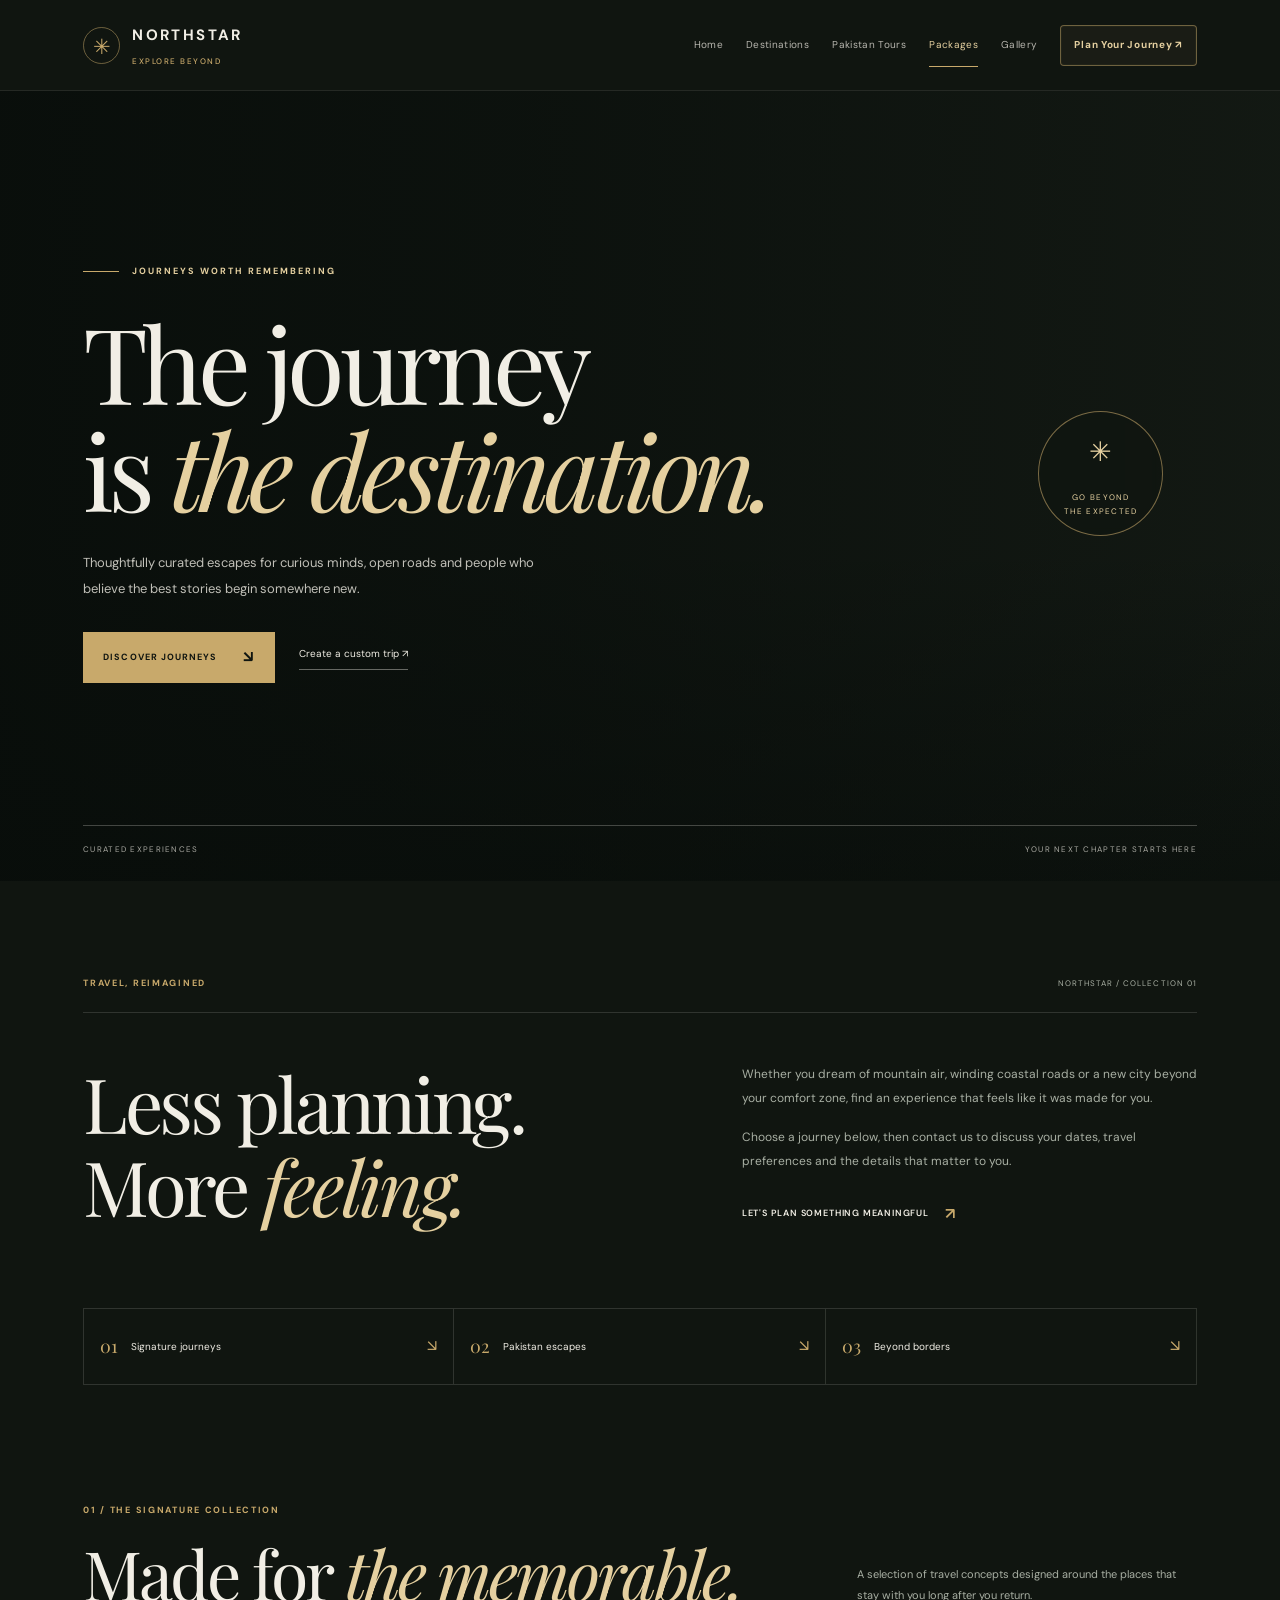
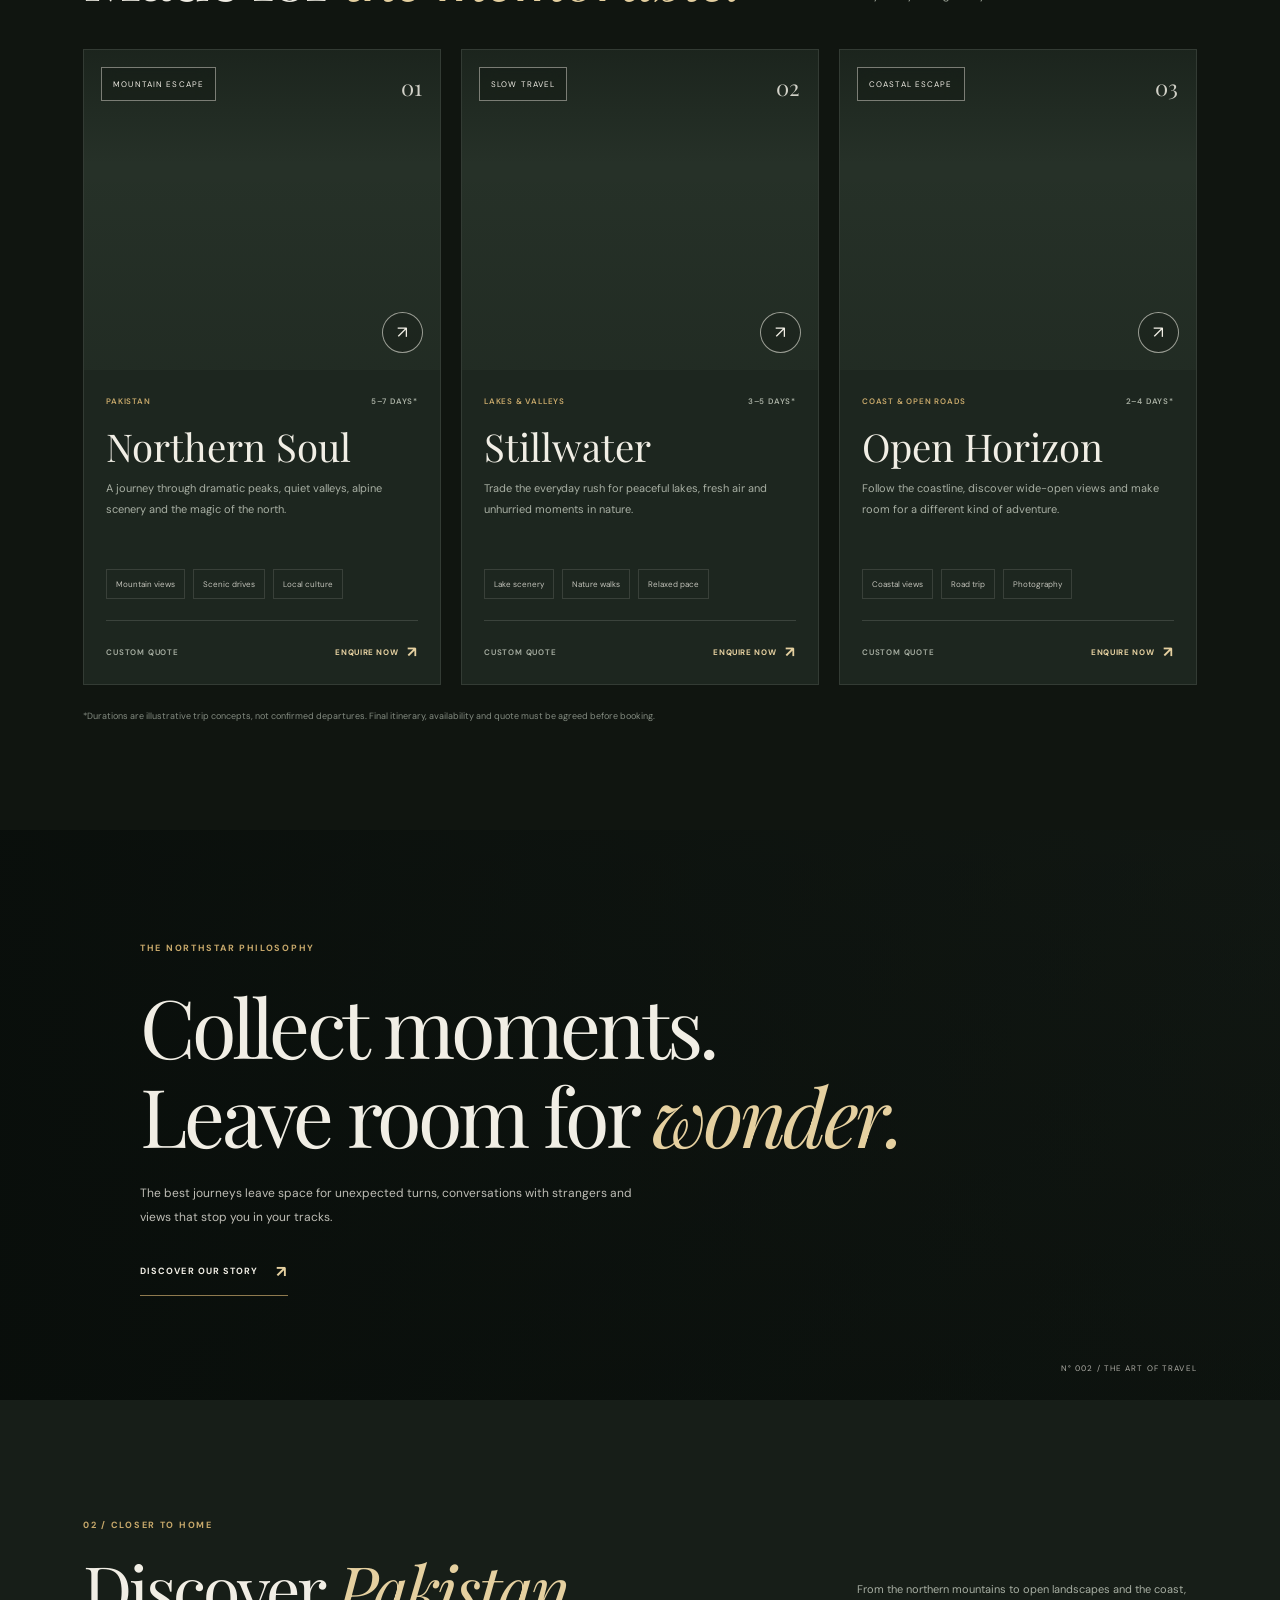
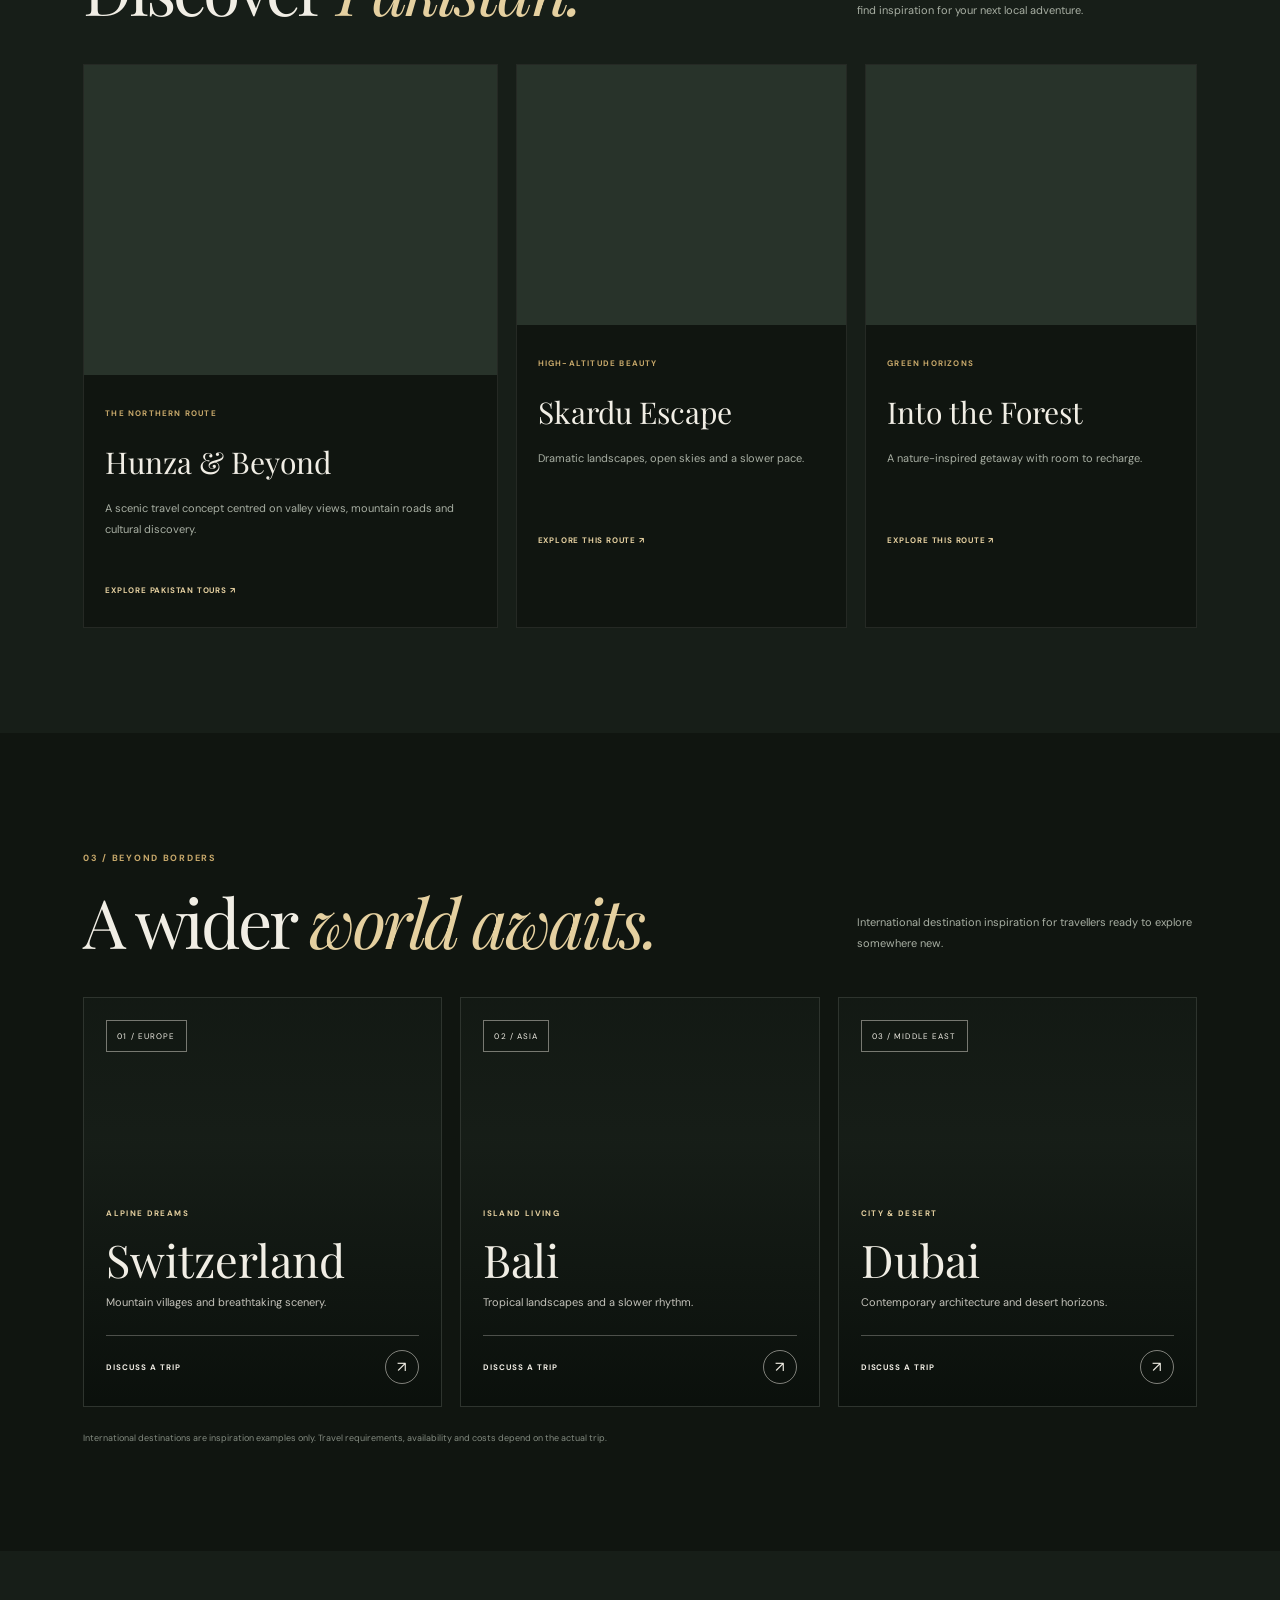
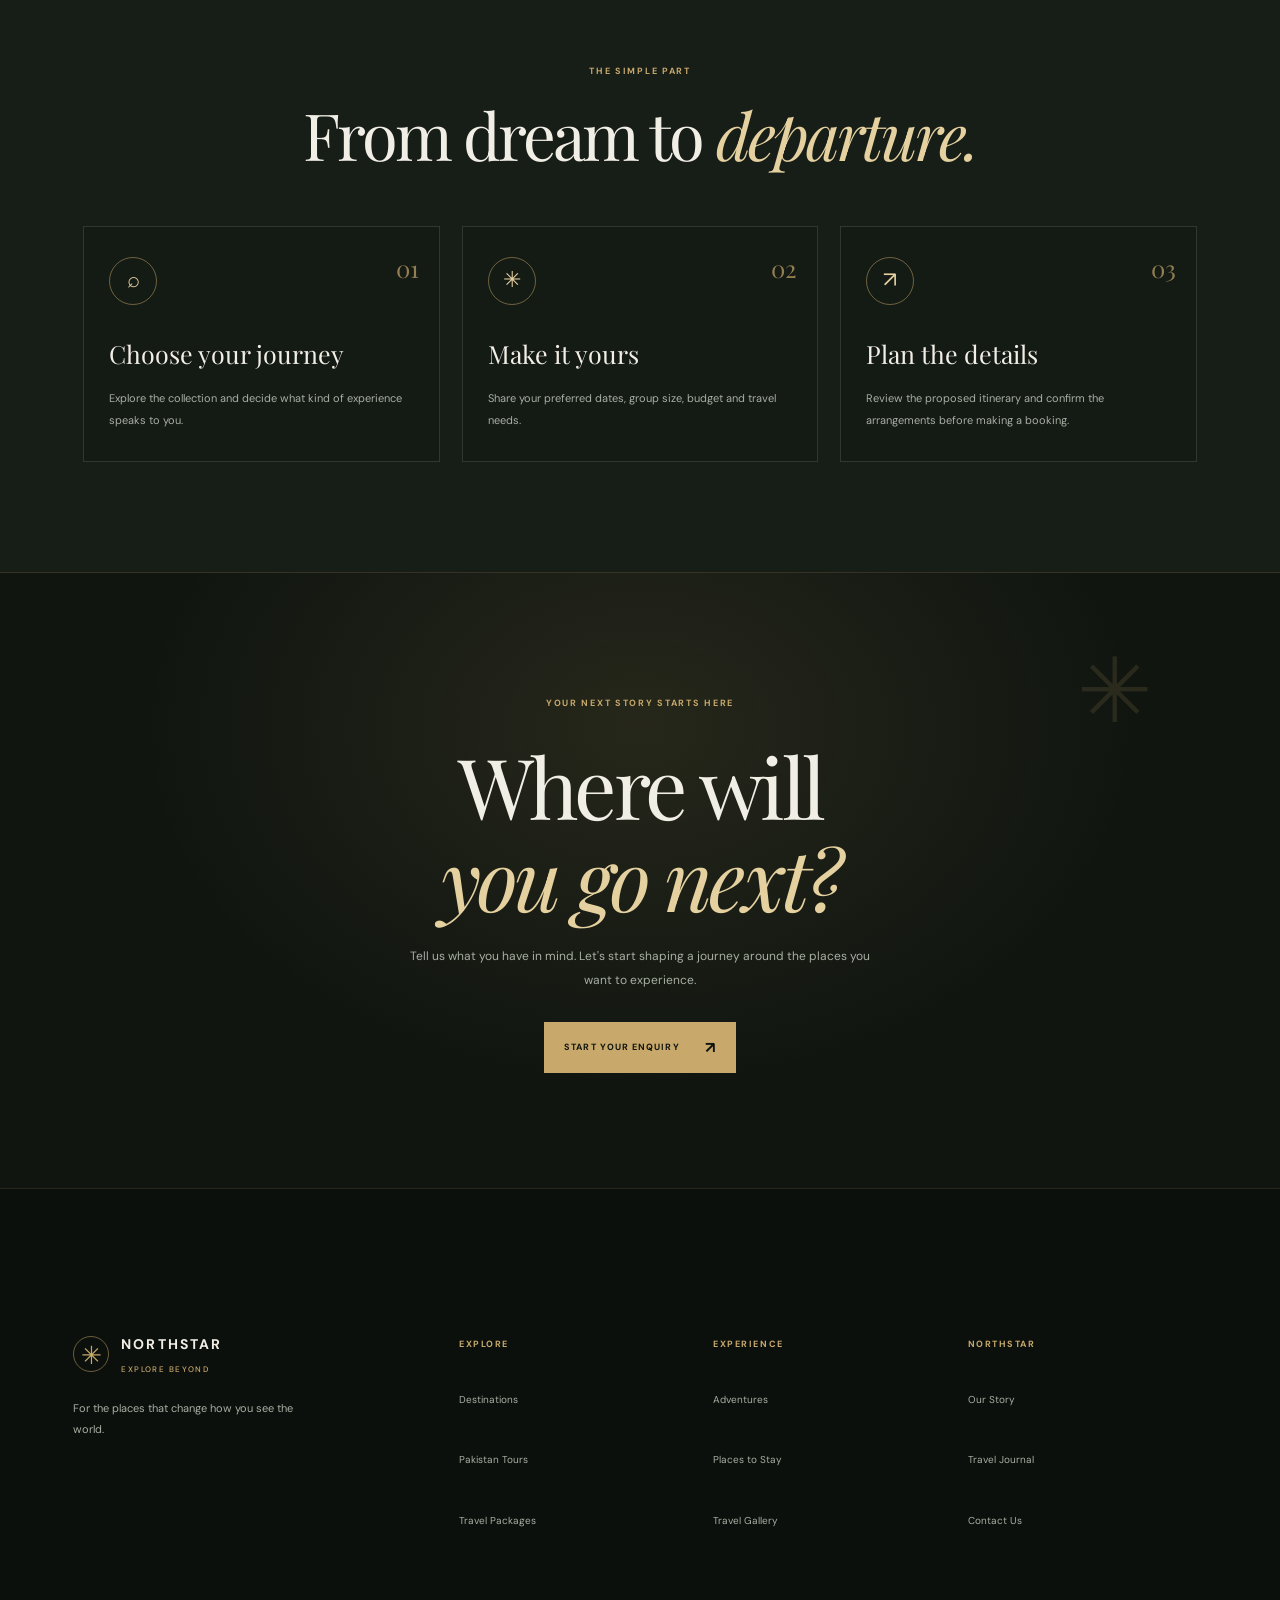
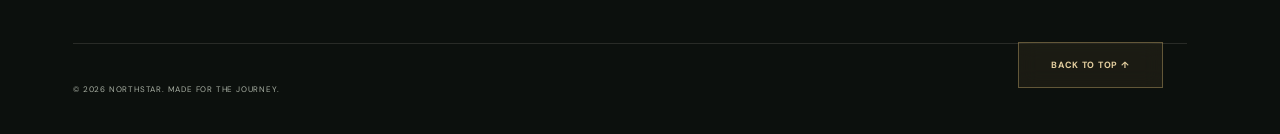
<file: packages.html>
<!DOCTYPE html>
<html lang="en">
<head>
  <meta charset="UTF-8">
  <meta name="viewport" content="width=device-width, initial-scale=1.0">
  <meta name="description" content="Discover curated travel experiences with NORTHSTAR. Explore mountain escapes, scenic road trips and international journeys.">
  <meta name="theme-color" content="#101510">

  <title>Travel Packages | NORTHSTAR — Explore Beyond</title>

  <link rel="preconnect" href="https://fonts.googleapis.com">
  <link rel="preconnect" href="https://fonts.gstatic.com" crossorigin>
  <link href="https://fonts.googleapis.com/css2?family=DM+Sans:wght@400;500;600;700&family=Playfair+Display:ital,wght@0,400;0,500;0,600;0,700;1,400;1,500&display=swap" rel="stylesheet">

  <link rel="stylesheet" href="css/style.css">
  <link rel="stylesheet" href="css/animations.css">
  <link rel="stylesheet" href="css/responsive.css">
  <link rel="stylesheet" href="css/packages.css">
</head>

<body id="top" class="packages-page">

  <!-- HEADER -->
  <header class="site-header packages-header">
    <div class="nav-wrapper">

      <a class="brand" href="index.html" aria-label="NORTHSTAR home">
        <span class="brand-symbol">✳</span>
        <span class="brand-text">
          NORTHSTAR
          <span>EXPLORE BEYOND</span>
        </span>
      </a>

      <nav class="main-nav" aria-label="Main navigation">
        <a class="nav-link" href="index.html">Home</a>
        <a class="nav-link" href="destinations.html">Destinations</a>
        <a class="nav-link" href="pakistan-tours.html">Pakistan Tours</a>
        <a class="nav-link active" href="packages.html" aria-current="page">Packages</a>
        <a class="nav-link" href="gallery.html">Gallery</a>
        <a class="nav-cta" href="contact.html">Plan Your Journey ↗</a>
      </nav>

    </div>
  </header>

  <main>

    <!-- HERO -->
    <section class="packages-hero">
      <div class="packages-hero-image" aria-hidden="true"></div>
      <div class="packages-hero-overlay" aria-hidden="true"></div>

      <div class="packages-hero-inner">

        <div class="packages-hero-copy">
          <span class="packages-eyebrow">
            <span></span>
            JOURNEYS WORTH REMEMBERING
          </span>

          <h1>
            The journey<br>
            is <em>the destination.</em>
          </h1>

          <p>
            Thoughtfully curated escapes for curious minds, open roads
            and people who believe the best stories begin somewhere new.
          </p>

          <div class="packages-hero-actions">
            <a class="packages-button packages-button-gold" href="#signature-journeys">
              DISCOVER JOURNEYS <span>↘</span>
            </a>

            <a class="packages-text-link" href="contact.html">
              Create a custom trip ↗
            </a>
          </div>
        </div>

        <div class="packages-hero-stamp">
          <span class="stamp-star">✳</span>
          <span>GO BEYOND<br>THE EXPECTED</span>
        </div>

      </div>

      <div class="packages-hero-bottom">
        <span>CURATED EXPERIENCES</span>
        <span>YOUR NEXT CHAPTER STARTS HERE</span>
      </div>
    </section>

    <!-- INTRO -->
    <section class="packages-intro">

      <div class="packages-intro-label">
        <span class="packages-section-label">TRAVEL, REIMAGINED</span>
        <span class="packages-small-index">NORTHSTAR / COLLECTION 01</span>
      </div>

      <div class="packages-intro-grid">
        <h2>
          Less planning.<br>
          More <em>feeling.</em>
        </h2>

        <div class="packages-intro-copy">
          <p>
            Whether you dream of mountain air, winding coastal roads or
            a new city beyond your comfort zone, find an experience that
            feels like it was made for you.
          </p>

          <p>
            Choose a journey below, then contact us to discuss your dates,
            travel preferences and the details that matter to you.
          </p>

          <a href="contact.html" class="packages-underlined-link">
            LET'S PLAN SOMETHING MEANINGFUL <span>↗</span>
          </a>
        </div>
      </div>

    </section>

    <!-- COLLECTION FILTER-LIKE NAVIGATION -->
    <nav class="packages-categories" aria-label="Package categories">
      <a href="#signature-journeys">
        <span>01</span> Signature journeys <b>↘</b>
      </a>
      <a href="#pakistan-escapes">
        <span>02</span> Pakistan escapes <b>↘</b>
      </a>
      <a href="#world-collection">
        <span>03</span> Beyond borders <b>↘</b>
      </a>
    </nav>

    <!-- SIGNATURE JOURNEYS -->
    <section class="packages-collection" id="signature-journeys">

      <div class="packages-section-heading">
        <div>
          <span class="packages-section-label">01 / THE SIGNATURE COLLECTION</span>
          <h2>Made for <em>the memorable.</em></h2>
        </div>

        <p>
          A selection of travel concepts designed around the places
          that stay with you long after you return.
        </p>
      </div>

      <div class="packages-featured-grid">

        <!-- PACKAGE ONE -->
        <article class="package-card package-card-featured">

          <div class="package-card-image package-image-hunza">
            <span class="package-badge">MOUNTAIN ESCAPE</span>
            <span class="package-card-number">01</span>
            <a class="package-image-arrow" href="contact.html" aria-label="Enquire about the Northern Soul journey">↗</a>
          </div>

          <div class="package-card-body">
            <div class="package-card-meta">
              <span>PAKISTAN</span>
              <span>5–7 DAYS*</span>
            </div>

            <h3>Northern Soul</h3>

            <p class="package-card-description">
              A journey through dramatic peaks, quiet valleys,
              alpine scenery and the magic of the north.
            </p>

            <div class="package-highlights">
              <span>Mountain views</span>
              <span>Scenic drives</span>
              <span>Local culture</span>
            </div>

            <div class="package-card-footer">
              <span class="package-price-note">CUSTOM QUOTE</span>
              <a href="contact.html">ENQUIRE NOW <span>↗</span></a>
            </div>
          </div>

        </article>

        <!-- PACKAGE TWO -->
        <article class="package-card">

          <div class="package-card-image package-image-lake">
            <span class="package-badge">SLOW TRAVEL</span>
            <span class="package-card-number">02</span>
            <a class="package-image-arrow" href="contact.html" aria-label="Enquire about the Stillwater journey">↗</a>
          </div>

          <div class="package-card-body">
            <div class="package-card-meta">
              <span>LAKES & VALLEYS</span>
              <span>3–5 DAYS*</span>
            </div>

            <h3>Stillwater</h3>

            <p class="package-card-description">
              Trade the everyday rush for peaceful lakes,
              fresh air and unhurried moments in nature.
            </p>

            <div class="package-highlights">
              <span>Lake scenery</span>
              <span>Nature walks</span>
              <span>Relaxed pace</span>
            </div>

            <div class="package-card-footer">
              <span class="package-price-note">CUSTOM QUOTE</span>
              <a href="contact.html">ENQUIRE NOW <span>↗</span></a>
            </div>
          </div>

        </article>

        <!-- PACKAGE THREE -->
        <article class="package-card">

          <div class="package-card-image package-image-coast">
            <span class="package-badge">COASTAL ESCAPE</span>
            <span class="package-card-number">03</span>
            <a class="package-image-arrow" href="contact.html" aria-label="Enquire about the Open Horizon journey">↗</a>
          </div>

          <div class="package-card-body">
            <div class="package-card-meta">
              <span>COAST & OPEN ROADS</span>
              <span>2–4 DAYS*</span>
            </div>

            <h3>Open Horizon</h3>

            <p class="package-card-description">
              Follow the coastline, discover wide-open views
              and make room for a different kind of adventure.
            </p>

            <div class="package-highlights">
              <span>Coastal views</span>
              <span>Road trip</span>
              <span>Photography</span>
            </div>

            <div class="package-card-footer">
              <span class="package-price-note">CUSTOM QUOTE</span>
              <a href="contact.html">ENQUIRE NOW <span>↗</span></a>
            </div>
          </div>

        </article>

      </div>

      <p class="packages-disclaimer">
        *Durations are illustrative trip concepts, not confirmed departures.
        Final itinerary, availability and quote must be agreed before booking.
      </p>

    </section>

    <!-- WIDE EDITORIAL BANNER -->
    <section class="packages-manifesto">

      <div class="packages-manifesto-image" aria-hidden="true"></div>
      <div class="packages-manifesto-overlay" aria-hidden="true"></div>

      <div class="packages-manifesto-content">
        <span class="packages-section-label">THE NORTHSTAR PHILOSOPHY</span>

        <h2>
          Collect moments.<br>
          Leave room for <em>wonder.</em>
        </h2>

        <p>
          The best journeys leave space for unexpected turns,
          conversations with strangers and views that stop you in your tracks.
        </p>

        <a href="about.html" class="packages-manifesto-link">
          DISCOVER OUR STORY <span>↗</span>
        </a>
      </div>

      <span class="packages-manifesto-index">N° 002 / THE ART OF TRAVEL</span>

    </section>

    <!-- PAKISTAN -->
    <section class="packages-collection packages-local-collection" id="pakistan-escapes">

      <div class="packages-section-heading">
        <div>
          <span class="packages-section-label">02 / CLOSER TO HOME</span>
          <h2>Discover <em>Pakistan.</em></h2>
        </div>

        <p>
          From the northern mountains to open landscapes and the coast,
          find inspiration for your next local adventure.
        </p>
      </div>

      <div class="packages-local-grid">

        <article class="local-package local-package-large">
          <div class="local-package-image local-image-hunza"></div>
          <div class="local-package-content">
            <span>THE NORTHERN ROUTE</span>
            <h3>Hunza & Beyond</h3>
            <p>
              A scenic travel concept centred on valley views,
              mountain roads and cultural discovery.
            </p>
            <a href="pakistan-tours.html">EXPLORE PAKISTAN TOURS ↗</a>
          </div>
        </article>

        <article class="local-package">
          <div class="local-package-image local-image-skardu"></div>
          <div class="local-package-content">
            <span>HIGH-ALTITUDE BEAUTY</span>
            <h3>Skardu Escape</h3>
            <p>
              Dramatic landscapes, open skies and a slower pace.
            </p>
            <a href="pakistan-tours.html">EXPLORE THIS ROUTE ↗</a>
          </div>
        </article>

        <article class="local-package">
          <div class="local-package-image local-image-forest"></div>
          <div class="local-package-content">
            <span>GREEN HORIZONS</span>
            <h3>Into the Forest</h3>
            <p>
              A nature-inspired getaway with room to recharge.
            </p>
            <a href="pakistan-tours.html">EXPLORE THIS ROUTE ↗</a>
          </div>
        </article>

      </div>

    </section>

    <!-- INTERNATIONAL -->
    <section class="packages-collection packages-world-collection" id="world-collection">

      <div class="packages-section-heading">
        <div>
          <span class="packages-section-label">03 / BEYOND BORDERS</span>
          <h2>A wider <em>world awaits.</em></h2>
        </div>

        <p>
          International destination inspiration for travellers
          ready to explore somewhere new.
        </p>
      </div>

      <div class="world-package-grid">

        <a class="world-package world-switzerland" href="contact.html">
          <span class="world-package-index">01 / EUROPE</span>
          <div>
            <span class="world-package-kicker">ALPINE DREAMS</span>
            <h3>Switzerland</h3>
            <p>Mountain villages and breathtaking scenery.</p>
            <span class="world-package-action">DISCUSS A TRIP <b>↗</b></span>
          </div>
        </a>

        <a class="world-package world-bali" href="contact.html">
          <span class="world-package-index">02 / ASIA</span>
          <div>
            <span class="world-package-kicker">ISLAND LIVING</span>
            <h3>Bali</h3>
            <p>Tropical landscapes and a slower rhythm.</p>
            <span class="world-package-action">DISCUSS A TRIP <b>↗</b></span>
          </div>
        </a>

        <a class="world-package world-dubai" href="contact.html">
          <span class="world-package-index">03 / MIDDLE EAST</span>
          <div>
            <span class="world-package-kicker">CITY & DESERT</span>
            <h3>Dubai</h3>
            <p>Contemporary architecture and desert horizons.</p>
            <span class="world-package-action">DISCUSS A TRIP <b>↗</b></span>
          </div>
        </a>

      </div>

      <p class="packages-disclaimer">
        International destinations are inspiration examples only.
        Travel requirements, availability and costs depend on the actual trip.
      </p>

    </section>

    <!-- HOW IT WORKS -->
    <section class="packages-process">

      <div class="packages-process-heading">
        <span class="packages-section-label">THE SIMPLE PART</span>
        <h2>From dream to <em>departure.</em></h2>
      </div>

      <div class="packages-process-grid">

        <article class="process-step">
          <span class="process-step-number">01</span>
          <span class="process-step-icon" aria-hidden="true">⌕</span>
          <h3>Choose your journey</h3>
          <p>
            Explore the collection and decide what kind of experience
            speaks to you.
          </p>
        </article>

        <article class="process-step">
          <span class="process-step-number">02</span>
          <span class="process-step-icon" aria-hidden="true">✳</span>
          <h3>Make it yours</h3>
          <p>
            Share your preferred dates, group size, budget and travel needs.
          </p>
        </article>

        <article class="process-step">
          <span class="process-step-number">03</span>
          <span class="process-step-icon" aria-hidden="true">↗</span>
          <h3>Plan the details</h3>
          <p>
            Review the proposed itinerary and confirm the arrangements
            before making a booking.
          </p>
        </article>

      </div>

    </section>

    <!-- FINAL CTA -->
    <section class="packages-final-cta">

      <div class="packages-final-ornament" aria-hidden="true">✳</div>

      <div class="packages-final-content">
        <span class="packages-section-label">YOUR NEXT STORY STARTS HERE</span>

        <h2>
          Where will<br>
          <em>you go next?</em>
        </h2>

        <p>
          Tell us what you have in mind. Let's start shaping a journey
          around the places you want to experience.
        </p>

        <a href="contact.html" class="packages-button packages-button-gold">
          START YOUR ENQUIRY <span>↗</span>
        </a>
      </div>

    </section>

  </main>

  <!-- FOOTER -->
  <footer class="site-footer packages-footer">

    <div class="footer-main">

      <div class="footer-brand">
        <a class="brand" href="index.html">
          <span class="brand-symbol">✳</span>
          <span class="brand-text">
            NORTHSTAR
            <span>EXPLORE BEYOND</span>
          </span>
        </a>

        <p>For the places that change how you see the world.</p>
      </div>

      <div class="footer-column">
        <h4>EXPLORE</h4>
        <a href="destinations.html">Destinations</a>
        <a href="pakistan-tours.html">Pakistan Tours</a>
        <a href="packages.html">Travel Packages</a>
      </div>

      <div class="footer-column">
        <h4>EXPERIENCE</h4>
        <a href="adventures.html">Adventures</a>
        <a href="hotels.html">Places to Stay</a>
        <a href="gallery.html">Travel Gallery</a>
      </div>

      <div class="footer-column">
        <h4>NORTHSTAR</h4>
        <a href="about.html">Our Story</a>
        <a href="blog.html">Travel Journal</a>
        <a href="contact.html">Contact Us</a>
      </div>

    </div>

    <div class="footer-bottom">
      <p>© 2026 NORTHSTAR. MADE FOR THE JOURNEY.</p>
      <a class="back-to-top" href="#top">BACK TO TOP ↑</a>
    </div>

  </footer>

</body>
</html>
</file>
<file: css/style.css>
/* =========================================
   NORTHSTAR — PREMIUM DESIGN SYSTEM
   Main stylesheet | HTML5 + CSS3 only
========================================= */

:root {
    --bg: #101510;
    --bg-soft: #171e18;
    --bg-card: #1d261f;
    --cream: #f1eee5;
    --muted: #a8afa3;
    --accent: #c8a96b;
    --accent-light: #e5d0a0;
    --line: rgba(241, 238, 229, 0.13);
    --font-body: "DM Sans", sans-serif;
    --font-display: "Playfair Display", Georgia, serif;
    --container: 1240px;
    --gutter: clamp(22px, 5vw, 76px);
    --ease: cubic-bezier(.22, 1, .36, 1);
}

* {
    box-sizing: border-box;
    margin: 0;
    padding: 0;
}

html {
    scroll-behavior: smooth;
    scroll-padding-top: 100px;
}

body {
    background: var(--bg);
    color: var(--cream);
    font-family: var(--font-body);
    font-size: 15px;
    line-height: 1.75;
    overflow-x: hidden;
    -webkit-font-smoothing: antialiased;
}

body::selection {
    background: var(--accent);
    color: var(--bg);
}

img {
    display: block;
    max-width: 100%;
}

a {
    color: inherit;
    text-decoration: none;
}

button,
input,
textarea,
select {
    font: inherit;
}

button,
a {
    -webkit-tap-highlight-color: transparent;
}

a:focus-visible,
button:focus-visible,
input:focus-visible,
textarea:focus-visible,
select:focus-visible {
    outline: 2px solid var(--accent);
    outline-offset: 5px;
}

::selection {
    background: var(--accent);
    color: var(--bg);
}

.container {
    width: min(var(--container), 100% - var(--gutter) * 2);
    margin-inline: auto;
}

.section-padding {
    padding-block: clamp(90px, 12vw, 160px);
}

.text-muted {
    color: var(--muted);
    font-weight: 400;
}

.skip-link {
    position: absolute;
    top: -100px;
    left: 20px;
    z-index: 9999;
    background: var(--cream);
    color: var(--bg);
    padding: 12px 18px;
}

.skip-link:focus {
    top: 20px;
}

/* ---------- HEADER ---------- */

.site-header {
    position: absolute;
    inset: 0 0 auto;
    z-index: 100;
    border-bottom: 1px solid rgba(255, 255, 255, .12);
}

.nav-wrapper {
    min-height: 92px;
    display: flex;
    align-items: center;
    justify-content: space-between;
    gap: 30px;
}

.brand {
    display: inline-flex;
    align-items: center;
    gap: 12px;
    flex-shrink: 0;
}

.brand-symbol {
    width: 38px;
    height: 38px;
    display: grid;
    place-items: center;
    border: 1px solid var(--accent);
    color: var(--accent);
    font-family: var(--font-display);
    font-size: 23px;
    transition: background .35s ease, color .35s ease, transform .35s ease;
}

.brand:hover .brand-symbol {
    background: var(--accent);
    color: var(--bg);
    transform: rotate(45deg);
}

.brand-name {
    font-size: 14px;
    font-weight: 700;
    letter-spacing: .19em;
}

.brand-dot {
    color: var(--accent);
}

.main-nav {
    display: flex;
    align-items: center;
    gap: clamp(16px, 2.4vw, 34px);
}

.nav-link {
    position: relative;
    padding-block: 10px;
    color: rgba(255, 255, 255, .76);
    font-size: 12px;
    transition: color .3s ease;
}

.nav-link::after {
    content: "";
    position: absolute;
    bottom: 3px;
    left: 0;
    width: 100%;
    height: 1px;
    background: var(--accent);
    transform: scaleX(0);
    transform-origin: right;
    transition: transform .35s var(--ease);
}

.nav-link:hover,
.nav-link.active {
    color: var(--cream);
}

.nav-link:hover::after,
.nav-link.active::after {
    transform: scaleX(1);
    transform-origin: left;
}

.nav-cta {
    padding: 12px 17px;
    border: 1px solid rgba(241, 238, 229, .38);
    font-size: 11px;
    letter-spacing: .04em;
    transition: color .3s, background .3s, border-color .3s;
    white-space: nowrap;
}

.nav-cta span {
    color: var(--accent);
    margin-left: 12px;
}

.nav-cta:hover {
    background: var(--accent);
    color: var(--bg);
    border-color: var(--accent);
}

.nav-cta:hover span {
    color: var(--bg);
}

/* ---------- HERO ---------- */

.hero {
    position: relative;
    min-height: 780px;
    min-height: min(920px, 100svh);
    display: flex;
    align-items: center;
    isolation: isolate;
    overflow: hidden;
    background: #202b25;
}

.hero-image {
    position: absolute;
    inset: 0;
    z-index: -3;
    background-image: url("https://images.unsplash.com/photo-1464822759023-fed622ff2c3b?auto=format&fit=crop&w=2400&q=85");
    background-position: center 47%;
    background-size: cover;
    transform: scale(1.04);
    animation: hero-image-in 1.8s var(--ease) both;
}

.hero-overlay {
    position: absolute;
    inset: 0;
    z-index: -2;
    background:
        linear-gradient(90deg, rgba(9, 15, 12, .91) 0%, rgba(9, 15, 12, .67) 39%, rgba(9, 15, 12, .12) 100%),
        linear-gradient(0deg, rgba(9, 15, 12, .68), transparent 35%, rgba(9, 15, 12, .2));
}

.hero-content {
    position: relative;
    z-index: 2;
    padding-top: 90px;
    padding-bottom: 100px;
}

.eyebrow {
    display: flex;
    align-items: center;
    gap: 13px;
    color: var(--accent-light);
    font-size: 10px;
    font-weight: 600;
    letter-spacing: .19em;
    line-height: 1.7;
}

.eyebrow-line {
    width: 32px;
    height: 1px;
    flex-shrink: 0;
    background: var(--accent);
}

.hero-title {
    margin-top: 30px;
    font-family: var(--font-display);
    font-size: clamp(68px, 9.5vw, 132px);
    font-weight: 400;
    line-height: .99;
    letter-spacing: -.065em;
}

.hero-title > span {
    color: rgba(241, 238, 229, .76);
    font-weight: 400;
}

.hero-title .title-accent {
    color: var(--accent-light);
    font-style: italic;
}

.hero-description {
    max-width: 435px;
    margin-top: 27px;
    color: rgba(255, 255, 255, .76);
    font-size: 14px;
    line-height: 1.95;
}

.hero-actions {
    display: flex;
    align-items: center;
    flex-wrap: wrap;
    gap: 30px;
    margin-top: 37px;
}

.button {
    min-height: 54px;
    display: inline-flex;
    align-items: center;
    justify-content: center;
    gap: 25px;
    padding: 0 23px;
    font-size: 12px;
    font-weight: 600;
    transition: background .35s, color .35s, transform .35s var(--ease);
}

.button span {
    transition: transform .35s var(--ease);
}

.button:hover span {
    transform: translate(4px, -3px);
}

.button-primary {
    background: var(--accent);
    color: var(--bg);
}

.button-primary:hover {
    background: var(--accent-light);
    transform: translateY(-3px);
}

.text-link {
    display: inline-flex;
    align-items: center;
    gap: 13px;
    font-size: 12px;
    color: var(--cream);
}

.text-link span,
.underlined-link span {
    color: var(--accent);
    transition: transform .3s var(--ease);
}

.text-link:hover span,
.underlined-link:hover span {
    transform: translateX(5px);
}

.hero-bottom {
    position: absolute;
    bottom: 35px;
    left: 0;
    right: 0;
    display: flex;
    align-items: center;
    justify-content: space-between;
    color: rgba(255, 255, 255, .8);
    font-size: 9px;
    letter-spacing: .17em;
}

.hero-location {
    display: flex;
    align-items: center;
    gap: 12px;
}

.location-dot {
    width: 7px;
    height: 7px;
    border-radius: 50%;
    background: var(--accent);
    box-shadow: 0 0 15px rgba(200, 169, 107, .8);
}

.hero-index span {
    margin-inline: 8px;
    color: var(--accent);
}

.scroll-indicator {
    position: absolute;
    right: var(--gutter);
    bottom: 115px;
    display: flex;
    align-items: center;
    gap: 14px;
    color: rgba(255, 255, 255, .8);
    font-size: 8px;
    letter-spacing: .17em;
    writing-mode: vertical-rl;
}

.scroll-line {
    width: 1px;
    height: 48px;
    background: linear-gradient(var(--accent), transparent);
    transform-origin: top;
    animation: scroll-pulse 1.8s ease-in-out infinite;
}

/* ---------- INTRODUCTION ---------- */

.intro-section {
    background: var(--bg);
}

.intro-grid {
    display: grid;
    grid-template-columns: .8fr 2fr .7fr;
    gap: 50px;
    align-items: start;
}

.section-label {
    display: flex;
    align-items: center;
    gap: 12px;
    padding-top: 12px;
    color: var(--accent-light);
    font-size: 9px;
    letter-spacing: .13em;
}

.section-label .eyebrow-line {
    width: 22px;
}

.section-title {
    font-family: var(--font-display);
    font-size: clamp(39px, 5.2vw, 70px);
    font-weight: 400;
    line-height: 1.15;
    letter-spacing: -.045em;
}

.intro-description {
    max-width: 610px;
    margin-top: 28px;
    color: var(--muted);
    font-size: 14px;
    line-height: 2;
}

.underlined-link {
    display: inline-flex;
    align-items: center;
    gap: 22px;
    padding-bottom: 9px;
    margin-top: 27px;
    border-bottom: 1px solid var(--line);
    font-size: 11px;
    transition: border-color .3s;
}

.underlined-link:hover {
    border-color: var(--accent);
}

.intro-stat {
    padding-top: 9px;
    border-top: 1px solid var(--line);
}

.stat-number {
    font-family: var(--font-display);
    font-size: 55px;
    line-height: 1.4;
}

.stat-plus {
    padding-inline: 4px;
    color: var(--accent);
    font-size: 24px;
}

.intro-stat p {
    color: var(--muted);
    font-size: 11px;
}

/* ---------- DESTINATION CARDS ---------- */

.destinations-section {
    background: var(--bg-soft);
}

.section-heading {
    display: flex;
    align-items: end;
    justify-content: space-between;
    gap: 35px;
    margin-bottom: 48px;
}

.section-heading .section-title {
    margin-top: 17px;
}

.section-heading > .underlined-link {
    margin-bottom: 9px;
    flex-shrink: 0;
}

.destination-grid {
    display: grid;
    grid-template-columns: 1.35fr 1fr 1fr;
    gap: 17px;
    align-items: stretch;
}

.destination-card {
    min-width: 0;
}

.destination-image {
    position: relative;
    display: flex;
    align-items: end;
    min-height: 440px;
    height: 100%;
    overflow: hidden;
    isolation: isolate;
    background-color: #28372d;
}

.destination-card-large .destination-image {
    min-height: 530px;
}

.destination-image::before {
    content: "";
    position: absolute;
    inset: 0;
    z-index: -2;
    background-size: cover;
    background-position: center;
    transition: transform .9s var(--ease), filter .7s ease;
}

.destination-image::after {
    content: "";
    position: absolute;
    inset: 0;
    z-index: -1;
    background: linear-gradient(0deg, rgba(8, 14, 10, .91), transparent 68%);
    transition: background .4s;
}

.destination-image:hover::before {
    transform: scale(1.075);
    filter: saturate(1.12);
}

.image-hunza::before {
    background-image: url("https://images.unsplash.com/photo-1464822759023-fed622ff2c3b?auto=format&fit=crop&w=1200&q=80");
}

.image-coast::before {
    background-image: url("https://images.unsplash.com/photo-1518837695005-2083093ee35b?auto=format&fit=crop&w=1000&q=80");
}

.image-wild::before {
    background-image: url("https://images.unsplash.com/photo-1472396961693-142e6e269027?auto=format&fit=crop&w=1000&q=80");
}

.card-number {
    position: absolute;
    top: 23px;
    left: 22px;
    color: rgba(255, 255, 255, .86);
    font-size: 9px;
    letter-spacing: .14em;
}

.card-arrow {
    position: absolute;
    top: 17px;
    right: 18px;
    display: grid;
    width: 39px;
    height: 39px;
    place-items: center;
    border: 1px solid rgba(255, 255, 255, .45);
    border-radius: 50%;
    transition: background .3s, color .3s, transform .3s;
}

.destination-image:hover .card-arrow {
    background: var(--accent);
    color: var(--bg);
    border-color: var(--accent);
    transform: rotate(45deg);
}

.destination-caption {
    padding: 27px;
    width: 100%;
}

.destination-caption p {
    color: var(--accent-light);
    font-size: 9px;
    letter-spacing: .16em;
}

.destination-caption h3 {
    margin-top: 6px;
    font-family: var(--font-display);
    font-size: clamp(25px, 2.6vw, 36px);
    font-weight: 400;
    line-height: 1.3;
}

/* ---------- MANIFESTO ---------- */

.manifesto-section {
    position: relative;
    min-height: 570px;
    display: grid;
    align-items: center;
    overflow: hidden;
    isolation: isolate;
    background: #25342b;
}

.manifesto-background {
    position: absolute;
    inset: 0;
    z-index: -2;
    background-image:
        linear-gradient(90deg, rgba(10, 17, 12, .88), rgba(10, 17, 12, .2)),
        url("https://images.unsplash.com/photo-1470770841072-f978cf4d019e?auto=format&fit=crop&w=2200&q=85");
    background-position: center;
    background-size: cover;
    transition: transform 1.2s var(--ease);
}

.manifesto-section:hover .manifesto-background {
    transform: scale(1.025);
}

.manifesto-content {
    padding-block: 105px;
}

.manifesto-content h2,
.closing-inner h2 {
    margin-top: 25px;
    font-family: var(--font-display);
    font-size: clamp(48px, 7vw, 90px);
    font-weight: 400;
    line-height: 1.1;
    letter-spacing: -.045em;
}

.manifesto-content h2 span,
.closing-inner h2 span {
    color: var(--accent-light);
    font-style: italic;
}

.manifesto-content > p:not(.eyebrow) {
    max-width: 410px;
    margin-top: 22px;
    color: rgba(255, 255, 255, .8);
    font-size: 13px;
}

.button-light {
    margin-top: 28px;
    background: var(--cream);
    color: var(--bg);
}

.button-light:hover {
    background: var(--accent-light);
    transform: translateY(-3px);
}

/* ---------- EXPERIENCE ---------- */

.experience-section {
    background: var(--bg);
}

.experience-grid {
    display: grid;
    grid-template-columns: repeat(3, minmax(0, 1fr));
    margin-top: 45px;
    border-top: 1px solid var(--line);
    border-bottom: 1px solid var(--line);
}

.experience-card {
    position: relative;
    min-height: 260px;
    padding: 30px 28px;
    border-right: 1px solid var(--line);
    transition: background .35s;
}

.experience-card:first-child {
    border-left: 1px solid var(--line);
}

.experience-card:hover {
    background: var(--bg-soft);
}

.experience-number {
    color: var(--accent);
    font-size: 10px;
    letter-spacing: .13em;
}

.experience-card h3 {
    margin-top: 40px;
    font-family: var(--font-display);
    font-size: 25px;
    font-weight: 400;
}

.experience-card p {
    max-width: 290px;
    margin-top: 12px;
    color: var(--muted);
    font-size: 12px;
    line-height: 1.9;
}

.experience-card > a {
    position: absolute;
    top: 24px;
    right: 25px;
    color: var(--accent);
    transition: transform .3s;
}

.experience-card:hover > a {
    transform: translate(4px, -4px);
}

/* ---------- CLOSING CTA ---------- */

.closing-section {
    padding-block: clamp(85px, 12vw, 145px);
    background: #1a241c;
    text-align: center;
    border-top: 1px solid var(--line);
}

.closing-inner .eyebrow {
    justify-content: center;
}

.closing-inner h2 {
    font-size: clamp(43px, 6.8vw, 82px);
}

.closing-inner > .button {
    margin-top: 35px;
}

/* ---------- FOOTER ---------- */

.site-footer {
    padding-top: 75px;
    background: #0b100c;
}

.footer-main {
    display: grid;
    grid-template-columns: 1.6fr 1fr 1fr 1fr;
    gap: 40px;
    padding-bottom: 65px;
}

.footer-brand > p {
    margin-top: 22px;
    color: var(--muted);
    font-size: 12px;
    line-height: 2;
}

.footer-column {
    display: flex;
    flex-direction: column;
    align-items: start;
    gap: 11px;
}

.footer-column h2 {
    margin-bottom: 8px;
    color: var(--accent);
    font-size: 9px;
    font-weight: 600;
    letter-spacing: .17em;
}

.footer-column a,
.footer-column p {
    color: var(--muted);
    font-size: 11px;
    transition: color .25s, transform .25s;
}

.footer-column a:hover {
    color: var(--cream);
    transform: translateX(3px);
}

.footer-column p {
    line-height: 1.9;
}

.footer-bottom {
    min-height: 66px;
    display: flex;
    align-items: center;
    justify-content: space-between;
    gap: 20px;
    border-top: 1px solid var(--line);
    color: #8d968c;
    font-size: 9px;
    letter-spacing: .04em;
}

.footer-bottom a {
    color: var(--cream);
    transition: color .3s;
}

.footer-bottom a:hover {
    color: var(--accent);
}

/* ---------- BACK TO TOP ---------- */

.back-to-top {
    position: fixed;
    right: 24px;
    bottom: 24px;
    z-index: 90;
    width: 46px;
    height: 46px;
    display: grid;
    place-items: center;
    border: 1px solid rgba(200, 169, 107, .65);
    background: rgba(16, 21, 16, .88);
    color: var(--accent-light);
    font-size: 19px;
    backdrop-filter: blur(10px);
    transition: background .3s, color .3s, transform .3s;
}

.back-to-top:hover {
    background: var(--accent);
    color: var(--bg);
    transform: translateY(-5px);
}

/* ---------- GENERAL POLISH ---------- */

::view-transition-old(root),
::view-transition-new(root) {
    animation-duration: .3s;
}

@media (prefers-reduced-motion: reduce) {
    *,
    *::before,
    *::after {
        scroll-behavior: auto !important;
        animation-duration: .01ms !important;
        animation-iteration-count: 1 !important;
        transition-duration: .01ms !important;
    }
}

/* ===== NORTHSTAR HOMEPAGE STYLE REPAIR ===== */

.hero,
.destinations-section,
.intro-section,
.experience-section,
.journal-section,
.pakistan-feature,
.closing-section,
.site-footer {
  position: relative;
}

.hero {
  min-height: 780px;
}

.hero-image,
.hero-overlay {
  position: absolute;
  inset: 0;
  width: 100%;
  height: 100%;
}

.hero-image {
  z-index: -2;
  background-size: cover;
  background-position: center;
}

.hero-overlay {
  z-index: -1;
  background: linear-gradient(
    90deg,
    rgba(10, 15, 11, .88),
    rgba(10, 15, 11, .28) 75%,
    rgba(10, 15, 11, .18)
  );
}

.hero-content {
  position: relative;
  z-index: 1;
}

.hero-bottom {
  display: flex;
  align-items: center;
  justify-content: space-between;
  gap: 24px;
}

.hero-actions {
  display: flex;
  flex-wrap: wrap;
  gap: 16px;
}

.button {
  min-height: 54px;
  padding: 0 25px;
}

.button-arrow {
  display: inline-block;
}

.intro-stat {
  position: relative;
}

.stat-orbit {
  position: relative;
  width: 150px;
  height: 150px;
  display: grid;
  place-items: center;
  margin-bottom: 25px;
}

.orbit-ring {
  position: absolute;
  inset: 0;
  border: 1px solid rgba(200, 169, 107, .45);
  border-radius: 50%;
}

.orbit-ring-two {
  inset: 14px;
  border-style: dashed;
}

.orbit-star {
  color: var(--accent);
  font-size: 40px;
}

.stat-number {
  display: block;
  font-family: var(--font-display);
  font-size: clamp(48px, 6vw, 82px);
  color: var(--cream);
}

.stat-plus {
  color: var(--accent);
  font-size: .6em;
}

.stat-caption,
.closing-note,
.footer-motto {
  display: block;
  margin-top: 18px;
  color: var(--accent);
  font-size: 10px;
  letter-spacing: .16em;
  line-height: 1.8;
}

.destination-card {
  position: relative;
  display: block;
  min-height: 430px;
  overflow: hidden;
  color: var(--cream);
  text-decoration: none;
}

.destination-image,
.destination-shade {
  position: absolute;
  inset: 0;
  width: 100%;
  height: 100%;
}

.destination-image {
  background-size: cover;
  background-position: center;
  transition: transform .9s cubic-bezier(.2, 1, .3, 1);
}

.destination-card:hover .destination-image {
  transform: scale(1.07);
}

.destination-shade {
  background: linear-gradient(
    180deg,
    rgba(0, 0, 0, .12),
    transparent 35%,
    rgba(0, 0, 0, .78)
  );
}

.card-number,
.destination-caption {
  position: absolute;
  z-index: 1;
  left: 25px;
  right: 25px;
}

.card-number {
  top: 25px;
  font-size: 10px;
  letter-spacing: .14em;
}

.destination-caption {
  bottom: 25px;
  display: flex;
  justify-content: space-between;
  align-items: end;
  gap: 15px;
}

.destination-caption h3 {
  margin: 8px 0;
  font-family: var(--font-display);
  font-size: clamp(27px, 3vw, 39px);
  font-weight: 400;
}

.destination-caption p,
.destination-kicker {
  font-size: 12px;
  line-height: 1.8;
}

.destination-kicker {
  color: var(--accent-light);
  letter-spacing: .1em;
}

.card-arrow {
  font-size: 25px;
  transition: transform .35s ease;
}

.destination-card:hover .card-arrow {
  transform: translate(4px, -4px);
}

.manifesto-section {
  position: relative;
  isolation: isolate;
  min-height: 520px;
  display: grid;
  place-items: center;
  overflow: hidden;
}

.manifesto-background,
.manifesto-overlay {
  position: absolute;
  inset: 0;
  z-index: -1;
  background-size: cover;
  background-position: center;
}

.manifesto-overlay {
  background: rgba(10, 15, 11, .55);
}

.manifesto-content {
  padding: 80px 24px;
  text-align: center;
}

.manifesto-quote {
  font-family: var(--font-display);
  font-size: clamp(36px, 6vw, 76px);
  line-height: 1.18;
}

.manifesto-quote em,
.section-title em,
.closing-inner h2 em {
  color: var(--accent);
  font-weight: 400;
}

.experience-grid,
.journal-grid {
  display: grid;
  grid-template-columns: repeat(3, minmax(0, 1fr));
  gap: 22px;
}

.experience-card {
  position: relative;
  padding: 35px 28px;
  border: 1px solid var(--line);
  background: var(--bg-soft);
  color: var(--cream);
  text-decoration: none;
  transition: transform .4s ease, border-color .4s ease;
}

.experience-card:hover {
  transform: translateY(-7px);
  border-color: var(--accent);
}

.experience-number,
.experience-icon,
.experience-link {
  display: block;
  color: var(--accent);
}

.experience-icon {
  margin: 28px 0;
  font-size: 35px;
}

.experience-card h3,
.journal-card h3 {
  font-family: var(--font-display);
  font-size: 26px;
  font-weight: 400;
}

.experience-card p,
.journal-card p {
  color: var(--muted);
  font-size: 13px;
  line-height: 1.9;
}

.experience-link {
  margin-top: 25px;
  font-size: 12px;
}

.pakistan-feature {
  display: grid;
  grid-template-columns: 1fr 1fr;
  min-height: 540px;
  background: var(--bg-soft);
}

.pakistan-feature-image {
  min-height: 400px;
  background-size: cover;
  background-position: center;
}

.pakistan-feature-content {
  align-self: center;
  padding: clamp(30px, 6vw, 80px);
}

.pakistan-feature-content > p {
  margin: 25px 0;
  color: var(--muted);
  line-height: 1.9;
}

.journal-card {
  display: block;
  color: var(--cream);
  text-decoration: none;
}

.journal-image {
  min-height: 250px;
  background-size: cover;
  background-position: center;
  transition: transform .7s ease;
}

.journal-card:hover .journal-image {
  transform: scale(1.025);
}

.journal-card {
  overflow: hidden;
}

.journal-meta {
  display: flex;
  justify-content: space-between;
  margin-top: 22px;
  color: var(--accent);
  font-size: 10px;
  letter-spacing: .1em;
}

.journal-card h3 {
  margin-bottom: 10px;
}

.journal-read {
  color: var(--accent-light);
  font-size: 12px;
}

.closing-section {
  padding: 100px 24px;
  background:
    radial-gradient(ellipse at 50% 20%, rgba(200,169,107,.1), transparent 60%),
    var(--bg-soft);
  text-align: center;
}

.closing-inner h2 {
  font-family: var(--font-display);
  font-size: clamp(38px, 6vw, 74px);
  font-weight: 400;
  line-height: 1.2;
}

.closing-inner > p {
  margin: 25px auto;
  color: var(--muted);
  line-height: 1.8;
}

.closing-star {
  display: block;
  margin-bottom: 20px;
  color: var(--accent);
  font-size: 34px;
}

.footer-main {
  display: grid;
  grid-template-columns: 1.5fr 1fr 1fr 1fr;
  gap: 35px;
}

.footer-column a {
  display: block;
  margin: 14px 0;
  color: var(--muted);
  text-decoration: none;
}

.footer-column a:hover,
.back-to-top:hover {
  color: var(--accent-light);
}

.footer-bottom {
  display: flex;
  flex-wrap: wrap;
  justify-content: space-between;
  gap: 16px;
  margin-top: 45px;
  padding-top: 25px;
  border-top: 1px solid var(--line);
  font-size: 10px;
  letter-spacing: .08em;
}

@media (max-width: 800px) {
  .experience-grid,
  .journal-grid {
    grid-template-columns: 1fr 1fr;
  }

  .pakistan-feature {
    grid-template-columns: 1fr;
  }

  .footer-main {
    grid-template-columns: 1fr 1fr;
  }

  .hero-bottom {
    flex-wrap: wrap;
  }
}

@media (max-width: 560px) {
  .experience-grid,
  .journal-grid {
    grid-template-columns: 1fr;
  }

  .hero {
    min-height: 720px;
  }

  .hero-actions {
    align-items: stretch;
    flex-direction: column;
  }

  .hero-actions .button {
    width: 100%;
  }

  .destination-card {
    min-height: 370px;
  }

  .footer-main {
    grid-template-columns: 1fr 1fr;
    gap: 25px 18px;
  }

  .footer-brand {
    grid-column: 1 / -1;
  }

  .footer-bottom {
    flex-direction: column;
  }
}

/* ===== NORTHSTAR ALIGNMENT FIX ===== */

.intro-grid {
  align-items: center;
}

.intro-content {
  max-width: 620px;
}

.intro-stat {
  justify-self: center;
  text-align: center;
}

.section-heading {
  align-items: end;
  justify-content: space-between;
  gap: 30px;
}

.section-heading > div {
  min-width: 0;
}

.experience-section,
.journal-section,
.destinations-section {
  padding-left: var(--gutter);
  padding-right: var(--gutter);
}

.experience-card {
  text-align: left;
}

.pakistan-feature-content {
  max-width: 720px;
}

.closing-inner {
  max-width: 900px;
  margin: 0 auto;
}

.closing-inner h2,
.closing-inner > p,
.closing-inner .section-label,
.closing-inner .closing-note {
  text-align: center;
}

.closing-inner .button {
  margin: 15px auto;
}

.manifesto-content {
  width: 100%;
  max-width: 1000px;
  margin: 0 auto;
  text-align: center;
}

.footer-main {
  align-items: start;
}

@media (max-width: 700px) {
  .section-heading {
    align-items: flex-start;
    flex-direction: column;
  }

  .intro-grid {
    grid-template-columns: 1fr;
  }

  .intro-stat {
    justify-self: start;
    text-align: left;
  }

  .experience-section,
  .journal-section,
  .destinations-section {
    padding-left: 22px;
    padding-right: 22px;
  }
}

/* =====================================
   NORTHSTAR — PREMIUM LAYOUT BALANCE
   ===================================== */

/* Consistent horizontal spacing */
:root {
  --gutter: clamp(28px, 7.5vw, 120px);
  --container: 1320px;
}

/* Main content sections */
.intro-section,
.destinations-section,
.experience-section,
.journal-section {
  padding-left: var(--gutter);
  padding-right: var(--gutter);
}

/* Keep section content centered on wide screens */
.intro-grid,
.section-heading,
.destination-grid,
.experience-grid,
.journal-grid {
  width: 100%;
  max-width: var(--container);
  margin-left: auto;
  margin-right: auto;
}

/* Balanced intro layout */
.intro-grid {
  gap: clamp(45px, 8vw, 130px);
}

/* Section headings with breathing room */
.section-heading {
  margin-bottom: 48px;
}

/* Hero content: inset from the screen edge */
.hero-content {
  width: min(760px, calc(100% - 2 * var(--gutter)));
  margin-left: var(--gutter);
}

/* Hero footer stays inside the layout */
.hero-bottom {
  left: var(--gutter);
  right: var(--gutter);
}

/* Give the featured section comfortable padding */
.pakistan-feature-content {
  padding: clamp(36px, 7vw, 110px);
}

/* Center manifesto and closing content */
.manifesto-content,
.closing-inner {
  width: min(100%, 1000px);
  margin-inline: auto;
}

/* Footer aligned to the same grid */
.footer-main,
.footer-bottom {
  width: calc(100% - 2 * var(--gutter));
  max-width: var(--container);
  margin-left: auto;
  margin-right: auto;
}

/* Tablet */
@media (max-width: 800px) {
  :root {
    --gutter: 28px;
  }

  .intro-section,
  .destinations-section,
  .experience-section,
  .journal-section {
    padding-left: var(--gutter);
    padding-right: var(--gutter);
  }

  .hero-content {
    margin-left: var(--gutter);
  }
}

/* Mobile */
@media (max-width: 480px) {
  :root {
    --gutter: 20px;
  }

  .hero-content {
    width: calc(100% - 40px);
    margin-left: 20px;
  }

  .hero-bottom {
    left: 20px;
    right: 20px;
  }
}

/* Subtle left adjustment */
:root {
  --gutter: clamp(24px, 6.5vw, 100px);
}

@media (min-width: 801px) {
  .intro-grid,
  .section-heading,
  .destination-grid,
  .experience-grid,
  .journal-grid,
  .footer-main,
  .footer-bottom {
    transform: translateX(-10px);
  }
}

@media (max-width: 800px) {
  :root {
    --gutter: 26px;
  }
}

/* ===== FOOTER BACK TO TOP VISIBILITY FIX ===== */

.footer-bottom {
  display: flex;
  align-items: center;
  justify-content: space-between;
  gap: 22px;
  padding-top: 28px;
  padding-bottom: 28px;
  overflow: visible;
}

.back-to-top {
  position: relative;
  z-index: 5;
  display: inline-flex;
  flex-shrink: 0;
  align-items: center;
  justify-content: center;
  gap: 12px;
  min-height: 46px;
  padding: 0 20px;
  margin: 0;
  color: var(--accent-light);
  background: rgba(200, 169, 107, 0.08);
  border: 1px solid rgba(200, 169, 107, 0.55);
  text-decoration: none;
  font-size: 11px;
  font-weight: 700;
  letter-spacing: 0.12em;
  transition: background 0.3s ease, color 0.3s ease,
              transform 0.3s ease, box-shadow 0.3s ease;
}

.back-to-top:hover {
  color: var(--bg);
  background: var(--accent);
  transform: translateY(-3px);
  box-shadow: 0 8px 24px rgba(200, 169, 107, 0.2);
}

.back-to-top:focus-visible {
  outline: 2px solid var(--accent-light);
  outline-offset: 4px;
}

@media (max-width: 600px) {
  .footer-bottom {
    align-items: flex-start;
    flex-direction: column;
  }

  .back-to-top {
    order: -1;
  }
}

/* ===== FIX 1: BACK TO TOP TEXT ===== */

.back-to-top {
  white-space: nowrap;
  min-width: 145px;
  width: auto;
  flex-shrink: 0;
  padding: 0 18px;
  letter-spacing: 0.08em;
}

.footer-bottom {
  flex-wrap: wrap;
  overflow: visible;
}

.footer-bottom > * {
  max-width: 100%;
}

/* ===== FIX 2: DESTINATION ARROWS ===== */

.destination-caption {
  right: 25px;
  left: 25px;
  gap: 12px;
}

.card-arrow {
  flex-shrink: 0;
  margin-right: 4px;
  transform: translateX(-5px);
  transition: transform 0.35s ease;
}

.destination-card:hover .card-arrow {
  transform: translate(-1px, -4px);
}

/* Keep arrows inside cards on smaller screens */
@media (max-width: 600px) {
  .destination-caption {
    right: 20px;
    left: 20px;
  }

  .card-arrow {
    margin-right: 3px;
  }
}

/* ==========================================
   NORTHSTAR — DESTINATIONS DIRECTORY
   ========================================== */

.dest-page-hero {
  position: relative;
  min-height: 660px;
  min-height: min(760px, 88vh);
  display: flex;
  align-items: center;
  overflow: hidden;
  isolation: isolate;
  color: #f1eee5;
  background: #101510;
}

.dest-page-hero-bg {
  position: absolute;
  inset: 0;
  z-index: -2;
  background-image: url("https://images.unsplash.com/photo-1464822759023-fed622ff2c3b?auto=format&fit=crop&w=2200&q=90");
  background-size: cover;
  background-position: center 48%;
  animation: dest-hero-drift 24s ease-in-out infinite alternate;
}

.dest-page-hero-shade {
  position: absolute;
  inset: 0;
  z-index: -1;
  background:
    linear-gradient(90deg, rgba(9,15,11,.88) 0%, rgba(9,15,11,.52) 48%, rgba(9,15,11,.08) 100%),
    linear-gradient(0deg, rgba(9,15,11,.55), transparent 40%);
}

.dest-page-hero-content {
  width: min(100% - 2 * var(--gutter, 6vw), 1320px);
  margin: 0 auto;
  padding: 110px 0 130px;
  animation: dest-content-enter 1s cubic-bezier(.22,1,.36,1) both;
}

.dest-page-hero .eyebrow {
  display: flex;
  align-items: center;
  gap: 13px;
  margin-bottom: 27px;
  color: #e5d0a0;
  font-size: 10px;
  letter-spacing: .23em;
  font-weight: 700;
}

.dest-page-hero .eyebrow-line {
  display: inline-block;
  width: 36px;
  height: 1px;
  background: #c8a96b;
}

.dest-page-hero h1,
.dest-intro h2,
.dest-directory-heading h2,
.dest-closing h2 {
  margin: 0;
  font-family: "Playfair Display", Georgia, serif;
  font-weight: 400;
  letter-spacing: -.045em;
  line-height: 1.08;
}

.dest-page-hero h1 {
  max-width: 800px;
  font-size: clamp(58px, 8.5vw, 112px);
}

.dest-page-hero h1 em,
.dest-intro h2 em,
.dest-directory-heading h2 em,
.dest-closing h2 em {
  color: #d5b779;
  font-weight: 400;
}

.dest-page-hero-content > p {
  max-width: 490px;
  margin: 27px 0 32px;
  color: rgba(241,238,229,.78);
  font-size: 15px;
  line-height: 1.95;
}

.dest-page-hero .button {
  display: inline-flex;
  align-items: center;
  gap: 26px;
  min-height: 52px;
  padding: 0 23px;
  text-decoration: none;
  font-size: 11px;
  letter-spacing: .07em;
  transition: background .3s ease, color .3s ease, transform .3s ease;
}

.dest-page-hero .button-primary,
.dest-closing .button-primary {
  color: #101510;
  background: #c8a96b;
  border: 1px solid #c8a96b;
}

.dest-page-hero .button:hover,
.dest-closing .button:hover {
  transform: translateY(-3px);
  background: #e5d0a0;
}

.dest-page-hero .button-arrow {
  font-size: 17px;
}

.dest-hero-bottom {
  position: absolute;
  right: var(--gutter, 6vw);
  bottom: 28px;
  left: var(--gutter, 6vw);
  display: flex;
  align-items: center;
  justify-content: space-between;
  gap: 20px;
  padding-top: 17px;
  border-top: 1px solid rgba(241,238,229,.25);
  color: rgba(241,238,229,.72);
  font-size: 9px;
  letter-spacing: .18em;
}

.dest-intro {
  display: grid;
  grid-template-columns: .8fr 1.2fr;
  gap: 55px;
  align-items: start;
  padding: 115px var(--gutter, 6vw);
  color: #f1eee5;
  background: #101510;
}

.dest-intro .section-label,
.dest-directory-heading .section-label,
.dest-closing .section-label {
  color: #c8a96b;
  font-size: 10px;
  font-weight: 700;
  letter-spacing: .2em;
}

.dest-intro h2 {
  margin-bottom: 24px;
  font-size: clamp(40px, 5.4vw, 69px);
}

.dest-intro-content p {
  max-width: 600px;
  margin: 0;
  color: #a8afa3;
  font-size: 14px;
  line-height: 2;
}

.destinations-directory {
  padding: 20px var(--gutter, 6vw) 115px;
  color: #f1eee5;
  background: #101510;
  scroll-margin-top: 40px;
}

.dest-directory-heading {
  display: flex;
  justify-content: space-between;
  align-items: end;
  gap: 30px;
  margin-bottom: 38px;
}

.dest-directory-heading h2 {
  margin-top: 15px;
  font-size: clamp(35px, 4.6vw, 58px);
}

.dest-directory-heading > p {
  margin: 0 0 8px;
  color: #a8afa3;
  font-size: 12px;
}

.dest-directory-grid {
  display: grid;
  grid-template-columns: repeat(3, minmax(0, 1fr));
  grid-auto-rows: 340px;
  gap: 18px;
}

.dest-directory-card {
  position: relative;
  display: flex;
  flex-direction: column;
  justify-content: space-between;
  min-width: 0;
  overflow: hidden;
  isolation: isolate;
  padding: 23px;
  color: #f1eee5;
  background-color: #1d261f;
  background-size: cover;
  background-position: center;
  text-decoration: none;
  border: 1px solid rgba(241,238,229,.1);
  transition: border-color .45s ease, transform .55s cubic-bezier(.22,1,.36,1);
}

.dest-directory-card::before {
  content: "";
  position: absolute;
  inset: 0;
  z-index: -2;
  background: inherit;
  background-size: cover;
  background-position: center;
  transition: transform 1s cubic-bezier(.22,1,.36,1), filter .6s ease;
}

.dest-directory-card::after {
  content: "";
  position: absolute;
  inset: 0;
  z-index: -1;
  background: linear-gradient(180deg, rgba(8,13,10,.18) 0%, rgba(8,13,10,.04) 32%, rgba(8,13,10,.88) 100%);
  transition: background .5s ease;
}

.dest-directory-card:hover {
  transform: translateY(-5px);
  border-color: rgba(200,169,107,.65);
}

.dest-directory-card:hover::before {
  transform: scale(1.08);
  filter: saturate(1.12);
}

.dest-card-tall {
  grid-row: span 2;
}

.dest-card-number {
  align-self: flex-start;
  padding: 9px 11px;
  border: 1px solid rgba(241,238,229,.42);
  background: rgba(12,17,13,.25);
  backdrop-filter: blur(8px);
  color: #f1eee5;
  font-size: 9px;
  letter-spacing: .15em;
}

.dest-card-info {
  position: relative;
  z-index: 1;
}

.dest-card-type {
  color: #d5b779;
  font-size: 9px;
  letter-spacing: .18em;
  font-weight: 700;
}

.dest-card-info h3 {
  margin: 10px 0 7px;
  font-family: "Playfair Display", Georgia, serif;
  font-size: clamp(28px, 3vw, 39px);
  line-height: 1.1;
  font-weight: 400;
}

.dest-card-info p {
  margin: 0;
  color: rgba(241,238,229,.78);
  font-size: 12px;
  line-height: 1.7;
}

.dest-card-explore {
  display: flex;
  align-items: center;
  justify-content: space-between;
  gap: 12px;
  margin-top: 22px;
  padding-top: 14px;
  border-top: 1px solid rgba(241,238,229,.27);
  font-size: 9px;
  letter-spacing: .13em;
}

.dest-card-explore b {
  display: inline-flex;
  align-items: center;
  justify-content: center;
  flex: 0 0 34px;
  width: 34px;
  height: 34px;
  border: 1px solid rgba(241,238,229,.55);
  border-radius: 50%;
  font-size: 15px;
  font-weight: 400;
  transition: background .35s ease, color .35s ease, transform .35s ease;
}

.dest-directory-card:hover .dest-card-explore b {
  color: #101510;
  background: #c8a96b;
  border-color: #c8a96b;
  transform: rotate(45deg);
}

/* Destination photography */
.dest-hunza {
  background-image: url("https://images.unsplash.com/photo-1519681393784-d120267933ba?auto=format&fit=crop&w=1000&q=85");
}

.dest-skardu {
  background-image: url("https://images.unsplash.com/photo-1464822759023-fed622ff2c3b?auto=format&fit=crop&w=1000&q=85");
}

.dest-fairy {
  background-image: url("https://images.unsplash.com/photo-1448375240586-882707db888b?auto=format&fit=crop&w=1000&q=85");
}

.dest-attabad {
  background-image: url("https://images.unsplash.com/photo-1470770841072-f978cf4d019e?auto=format&fit=crop&w=1000&q=85");
}

.dest-naran {
  background-image: url("https://images.unsplash.com/photo-1500530855697-b586d89ba3ee?auto=format&fit=crop&w=1000&q=85");
}

.dest-gwadar {
  background-image: url("https://images.unsplash.com/photo-1500375592092-40eb2168fd21?auto=format&fit=crop&w=1000&q=85");
}

.dest-switzerland {
  background-image: url("https://images.unsplash.com/photo-1531366936337-7c912a4589a7?auto=format&fit=crop&w=1000&q=85");
}

.dest-bali {
  background-image: url("https://images.unsplash.com/photo-1537996194471-e657df975ab4?auto=format&fit=crop&w=1000&q=85");
}

.dest-dubai {
  background-image: url("https://images.unsplash.com/photo-1512453979798-5ea266f8880c?auto=format&fit=crop&w=1000&q=85");
}

.dest-closing {
  position: relative;
  overflow: hidden;
  padding: 105px var(--gutter, 6vw);
  color: #f1eee5;
  background:
    radial-gradient(ellipse at 80% 30%, rgba(200,169,107,.13), transparent 42%),
    #171e18;
  border-top: 1px solid rgba(200,169,107,.18);
  border-bottom: 1px solid rgba(200,169,107,.18);
}

.dest-closing-content {
  max-width: 850px;
  margin: 0 auto;
  text-align: center;
}

.dest-closing h2 {
  margin: 22px 0;
  font-size: clamp(43px, 6.5vw, 78px);
}

.dest-closing p {
  max-width: 500px;
  margin: 0 auto 29px;
  color: #a8afa3;
  font-size: 13px;
  line-height: 1.9;
}

.dest-closing .button {
  display: inline-flex;
  align-items: center;
  gap: 24px;
  min-height: 50px;
  padding: 0 23px;
  text-decoration: none;
  font-size: 11px;
}

@keyframes dest-hero-drift {
  from { transform: scale(1); }
  to { transform: scale(1.08); }
}

@keyframes dest-content-enter {
  from { opacity: 0; transform: translateY(24px); }
  to { opacity: 1; transform: translateY(0); }
}

/* Tablet */
@media (max-width: 900px) {
  .dest-intro {
    grid-template-columns: 1fr;
    gap: 25px;
    padding-top: 85px;
    padding-bottom: 85px;
  }

  .dest-directory-heading {
    align-items: flex-start;
    flex-direction: column;
  }

  .dest-directory-grid {
    grid-template-columns: repeat(2, minmax(0, 1fr));
    grid-auto-rows: 320px;
  }

  .dest-card-tall {
    grid-row: span 1;
  }
}

/* Mobile */
@media (max-width: 600px) {
  .dest-page-hero {
    min-height: 650px;
    min-height: 82svh;
  }

  .dest-page-hero-content {
    padding-top: 90px;
    padding-bottom: 100px;
  }

  .dest-page-hero h1 {
    font-size: clamp(52px, 14vw, 76px);
  }

  .dest-page-hero-content > p {
    font-size: 13px;
  }

  .dest-hero-bottom {
    font-size: 8px;
    letter-spacing: .1em;
  }

  .dest-intro {
    padding-top: 70px;
    padding-bottom: 70px;
  }

  .dest-directory-heading h2 {
    font-size: 39px;
  }

  .destinations-directory {
    padding-top: 10px;
    padding-bottom: 75px;
  }

  .dest-directory-grid {
    grid-template-columns: 1fr;
    grid-auto-rows: 360px;
    gap: 14px;
  }

  .dest-directory-card {
    padding: 20px;
  }

  .dest-closing {
    padding-top: 75px;
    padding-bottom: 75px;
  }
}

@media (prefers-reduced-motion: reduce) {
  .dest-page-hero-bg,
  .dest-page-hero-content {
    animation: none;
  }

  .dest-directory-card,
  .dest-directory-card::before,
  .dest-card-explore b {
    transition: none;
  }
}

/* NORTHSTAR — GLOBAL WIDTH SAFETY FIX */

html {
  width: 100%;
  max-width: 100%;
  overflow-x: clip;
}

body {
  width: 100%;
  max-width: 100%;
  margin: 0;
}

*, 
*::before, 
*::after {
  box-sizing: border-box;
}

img,
video,
iframe {
  max-width: 100%;
}

/* Prevent common layout elements from exceeding the viewport */
main,
header,
footer,
section {
  max-width: 100%;
}

@media (max-width: 768px) {
  .section-pad {
    padding-left: 22px;
    padding-right: 22px;
  }
}
</file>
<file: css/animations.css>
/* =====================================================
   NORTHSTAR — MOTION DESIGN SYSTEM
   Pure CSS | Cinematic motion | No JavaScript
===================================================== */

:root {
    --motion-ease: cubic-bezier(.16, 1, .3, 1);
    --motion-smooth: cubic-bezier(.22, 1, .36, 1);
}

/* 01 — CINEMATIC PAGE ENTRANCE */

@keyframes northstar-enter {
    from {
        opacity: 0;
        transform: translateY(28px);
        filter: blur(5px);
    }
    to {
        opacity: 1;
        transform: translateY(0);
        filter: blur(0);
    }
}

@keyframes hero-image-in {
    from {
        opacity: .4;
        transform: scale(1.13);
        filter: brightness(.65);
    }
    to {
        opacity: 1;
        transform: scale(1.04);
        filter: brightness(1);
    }
}

@keyframes hero-content-rise {
    from {
        opacity: 0;
        transform: translateY(45px);
    }
    to {
        opacity: 1;
        transform: translateY(0);
    }
}

@keyframes hero-title-reveal {
    from {
        opacity: 0;
        transform: translateY(70px);
        clip-path: inset(0 0 100% 0);
    }
    to {
        opacity: 1;
        transform: translateY(0);
        clip-path: inset(0 0 0 0);
    }
}

.hero-content .eyebrow {
    animation: hero-content-rise 1s var(--motion-ease) .15s both;
}

.hero-title {
    animation: hero-title-reveal 1.3s var(--motion-ease) .25s both;
}

.hero-description {
    animation: hero-content-rise 1s var(--motion-ease) .55s both;
}

.hero-actions {
    animation: hero-content-rise 1s var(--motion-ease) .7s both;
}

.hero-bottom {
    animation: northstar-enter .9s var(--motion-ease) .9s both;
}

.scroll-indicator {
    animation: northstar-enter .9s var(--motion-ease) 1.1s both;
}

/* 02 — AMBIENT LIGHT AND ATMOSPHERE */

@keyframes ambient-light {
    0%, 100% {
        opacity: .2;
        transform: translate3d(-2%, 0, 0) scale(1);
    }
    50% {
        opacity: .55;
        transform: translate3d(2%, -1%, 0) scale(1.06);
    }
}

.hero::after {
    content: "";
    position: absolute;
    inset: -20%;
    z-index: -1;
    pointer-events: none;
    background:
        radial-gradient(
            ellipse at 70% 40%,
            rgba(200, 169, 107, .12),
            transparent 45%
        );
    animation: ambient-light 12s ease-in-out infinite;
}

/* 03 — SCROLL INDICATOR */

@keyframes scroll-pulse {
    0%, 100% {
        transform: scaleY(.55);
        opacity: .5;
    }
    50% {
        transform: scaleY(1);
        opacity: 1;
    }
}

.scroll-line {
    animation: scroll-pulse 1.8s ease-in-out infinite;
}

/* 04 — PREMIUM BUTTON INTERACTIONS */

.button,
.nav-cta,
.back-to-top {
    position: relative;
    overflow: hidden;
    isolation: isolate;
}

.button::before,
.nav-cta::before {
    content: "";
    position: absolute;
    top: -50%;
    left: -120%;
    width: 55%;
    height: 200%;
    z-index: -1;
    transform: skewX(-22deg);
    background: linear-gradient(
        90deg,
        transparent,
        rgba(255, 255, 255, .22),
        transparent
    );
    transition: left .8s var(--motion-ease);
    pointer-events: none;
}

.button:hover::before,
.nav-cta:hover::before {
    left: 150%;
}

/* 05 — DESTINATION CARD DEPTH */

.destination-card {
    perspective: 1000px;
}

.destination-image {
    transform: translateZ(0);
    transition:
        box-shadow .6s var(--motion-ease),
        transform .6s var(--motion-ease);
}

.destination-image:hover {
    box-shadow: 0 28px 70px rgba(0, 0, 0, .25);
}

.destination-caption {
    transform: translateY(10px);
    transition: transform .6s var(--motion-ease);
}

.destination-image:hover .destination-caption {
    transform: translateY(0);
}

.destination-caption h3 {
    transition: letter-spacing .5s var(--motion-ease);
}

.destination-image:hover .destination-caption h3 {
    letter-spacing: .015em;
}

/* 06 — EDITORIAL UNDERLINE */

.underlined-link {
    position: relative;
}

.underlined-link::after {
    content: "";
    position: absolute;
    left: 0;
    bottom: -1px;
    width: 100%;
    height: 1px;
    background: var(--accent);
    transform: scaleX(0);
    transform-origin: left;
    transition: transform .5s var(--motion-ease);
}

.underlined-link:hover::after {
    transform: scaleX(1);
}

/* 07 — EXPERIENCE CARD REVEAL ON HOVER */

.experience-card {
    overflow: hidden;
}

.experience-card::before {
    content: "";
    position: absolute;
    inset: auto 0 0;
    height: 3px;
    background: var(--accent);
    transform: scaleX(0);
    transform-origin: left;
    transition: transform .65s var(--motion-ease);
}

.experience-card:hover::before {
    transform: scaleX(1);
}

.experience-card h3 {
    transition: transform .45s var(--motion-ease);
}

.experience-card:hover h3 {
    transform: translateY(-4px);
}

/* 08 — BRAND DETAILS */

.brand-symbol {
    transition:
        transform .65s var(--motion-ease),
        color .3s ease,
        background .3s ease;
}

.brand:hover .brand-symbol {
    transform: rotate(45deg);
}

.card-arrow {
    transition:
        transform .45s var(--motion-ease),
        background .3s ease,
        color .3s ease;
}

.destination-image:hover .card-arrow {
    transform: rotate(45deg) scale(1.05);
}

/* 09 — CLOSING SECTION */

.closing-inner h2 span {
    display: inline-block;
    transition: transform .5s var(--motion-ease), color .4s ease;
}

.closing-inner h2:hover span {
    transform: translateY(-4px);
    color: #f1dfb5;
}

/* 10 — PROGRESSIVE SCROLL-DRIVEN ANIMATION
   Supported browsers only; static fallback retained. */

@supports (animation-timeline: view()) {
    .intro-content,
    .intro-stat,
    .section-heading,
    .destination-card,
    .experience-card,
    .manifesto-content,
    .closing-inner {
        animation: northstar-scroll-reveal linear both;
        animation-timeline: view();
        animation-range: entry 0% entry 35%;
    }

    .destination-card:nth-child(2) {
        animation-range: entry 0% entry 40%;
    }

    .destination-card:nth-child(3) {
        animation-range: entry 0% entry 45%;
    }
}

@keyframes northstar-scroll-reveal {
    from {
        opacity: .35;
        transform: translateY(35px);
    }
    to {
        opacity: 1;
        transform: translateY(0);
    }
}

/* 11 — MOTION ACCESSIBILITY */

@media (prefers-reduced-motion: reduce) {
    *,
    *::before,
    *::after {
        scroll-behavior: auto !important;
        animation-duration: .01ms !important;
        animation-delay: 0ms !important;
        animation-iteration-count: 1 !important;
        transition-duration: .01ms !important;
    }
}

/* =========================================
   NORTHSTAR — LUXURY BUTTON EXPERIENCE
   ========================================= */

.button,
.nav-cta {
  position: relative;
  isolation: isolate;
  display: inline-flex;
  align-items: center;
  justify-content: center;
  gap: 13px;
  overflow: hidden;
  border: 1px solid rgba(229, 208, 160, 0.65);
  border-radius: 4px;
  text-decoration: none;
  font-weight: 700;
  letter-spacing: 0.07em;
  transition:
    transform 0.45s cubic-bezier(.2, 1, .3, 1),
    box-shadow 0.45s ease,
    border-color 0.4s ease,
    background 0.4s ease,
    color 0.4s ease;
  -webkit-tap-highlight-color: transparent;
}

/* Main gold luxury button */
.button-primary {
  color: #11160f;
  background: linear-gradient(
    115deg,
    #b38b45 0%,
    #e8d5a4 25%,
    #c8a96b 52%,
    #f2dfb0 76%,
    #b38b45 100%
  );
  background-size: 220% 100%;
  border-color: #e5d0a0;
  box-shadow:
    0 5px 18px rgba(200, 169, 107, 0.14),
    inset 0 1px 0 rgba(255, 255, 255, 0.42);
  animation: gold-flow 7s ease-in-out infinite;
}

/* Animated light sweep */
.button::before,
.nav-cta::before {
  content: "";
  position: absolute;
  z-index: -1;
  top: -80%;
  left: -75%;
  width: 45%;
  height: 260%;
  background: linear-gradient(
    90deg,
    transparent,
    rgba(255, 255, 255, 0.55),
    transparent
  );
  transform: rotate(24deg);
  transition: left 0.8s cubic-bezier(.2, 1, .3, 1);
  pointer-events: none;
}

.button:hover::before,
.nav-cta:hover::before {
  left: 140%;
}

/* Premium hover lift + glow */
.button-primary:hover {
  transform: translateY(-5px) scale(1.025);
  background-position: 100% 50%;
  box-shadow:
    0 14px 35px rgba(200, 169, 107, 0.28),
    0 0 0 1px rgba(229, 208, 160, 0.35),
    inset 0 1px 0 rgba(255, 255, 255, 0.55);
}

/* Click response */
.button:active,
.nav-cta:active {
  transform: translateY(-1px) scale(0.98);
  transition-duration: 0.12s;
}

/* Arrow movement, if the button contains an arrow */
.button span,
.button svg,
.nav-cta span,
.nav-cta svg {
  transition: transform 0.4s cubic-bezier(.2, 1, .3, 1);
}

.button:hover span,
.button:hover svg,
.nav-cta:hover span,
.nav-cta:hover svg {
  transform: translateX(5px);
}

/* Navigation CTA */
.nav-cta {
  color: #e8d5a4;
  background: rgba(200, 169, 107, 0.055);
  box-shadow: inset 0 0 0 1px rgba(200, 169, 107, 0.04);
}

.nav-cta:hover {
  color: #11160f;
  background: #d8bd83;
  border-color: #e8d5a4;
  transform: translateY(-3px);
  box-shadow:
    0 8px 24px rgba(200, 169, 107, 0.2),
    0 0 22px rgba(200, 169, 107, 0.09);
}

/* Keyboard accessibility */
.button:focus-visible,
.nav-cta:focus-visible {
  outline: 2px solid #f2dfb0;
  outline-offset: 5px;
}

/* Gold gradient animation */
@keyframes gold-flow {
  0%, 100% { background-position: 0% 50%; }
  50% { background-position: 100% 50%; }
}

/* Respect reduced-motion settings */
@media (prefers-reduced-motion: reduce) {
  .button-primary {
    animation: none;
  }

  .button,
  .nav-cta,
  .button::before,
  .nav-cta::before {
    transition: none;
  }
}

/* =========================================
   NORTHSTAR — SIGNATURE BUTTON DETAILS
   ========================================= */

/* Elegant corner frame */
.button,
.nav-cta {
  --corner-size: 9px;
  background-clip: padding-box;
}

.button::after,
.nav-cta::after {
  content: "";
  position: absolute;
  inset: 4px;
  border: 1px solid rgba(255, 255, 255, 0.19);
  opacity: 0;
  transform: scale(0.96);
  transition:
    opacity 0.4s ease,
    transform 0.5s cubic-bezier(.2, 1, .3, 1);
  pointer-events: none;
}

.button:hover::after,
.nav-cta:hover::after {
  opacity: 1;
  transform: scale(1);
}

/* Small animated arrow — works with .button-arrow */
.button-arrow {
  display: inline-block;
  margin-left: 4px;
  font-size: 1.15em;
  transition:
    transform 0.4s cubic-bezier(.2, 1, .3, 1),
    opacity 0.3s ease;
}

.button:hover .button-arrow {
  transform: translate(5px, -2px);
}

/* Refined outline button */
.button-outline {
  position: relative;
  color: var(--cream);
  background: rgba(16, 21, 16, 0.28);
  border: 1px solid rgba(229, 208, 160, 0.55);
  backdrop-filter: blur(8px);
  box-shadow: inset 0 0 0 rgba(200, 169, 107, 0);
}

.button-outline:hover {
  color: var(--accent-light);
  border-color: var(--accent-light);
  background: rgba(200, 169, 107, 0.09);
  box-shadow:
    inset 0 0 20px rgba(200, 169, 107, 0.055),
    0 0 25px rgba(200, 169, 107, 0.1);
  transform: translateY(-4px);
}

/* Subtle premium focus ring */
.button:focus-visible,
.nav-cta:focus-visible {
  outline: 1px solid var(--accent-light);
  outline-offset: 5px;
  box-shadow: 0 0 0 5px rgba(200, 169, 107, 0.1);
}

/* Reduced motion accessibility */
@media (prefers-reduced-motion: reduce) {
  .button::after,
  .nav-cta::after,
  .button-arrow {
    transition: none;
  }
}

/* ==========================================
   NORTHSTAR — CINEMATIC DESTINATION CARDS
   ========================================== */

.destination-card {
  isolation: isolate;
  border: 1px solid rgba(200, 169, 107, 0.16);
  background: #171e18;
  box-shadow: 0 12px 35px rgba(0, 0, 0, 0.12);
  transition:
    transform 0.65s cubic-bezier(.2, 1, .3, 1),
    border-color 0.45s ease,
    box-shadow 0.55s ease;
}

.destination-card:hover {
  transform: translateY(-8px);
  border-color: rgba(229, 208, 160, 0.7);
  box-shadow:
    0 24px 55px rgba(0, 0, 0, 0.3),
    0 0 24px rgba(200, 169, 107, 0.08);
}

.destination-image {
  transform: scale(1.001);
  filter: saturate(0.88) brightness(0.91);
  transition:
    transform 1.1s cubic-bezier(.2, 1, .3, 1),
    filter 0.8s ease;
}

.destination-card:hover .destination-image {
  transform: scale(1.09);
  filter: saturate(1.12) brightness(1.02);
}

.destination-shade {
  background: linear-gradient(
    180deg,
    rgba(8, 12, 9, 0.15) 0%,
    rgba(8, 12, 9, 0.02) 35%,
    rgba(8, 12, 9, 0.88) 100%
  );
  transition: opacity 0.6s ease;
}

.destination-card:hover .destination-shade {
  opacity: 0.92;
}

.card-number {
  color: rgba(255, 255, 255, 0.88);
  letter-spacing: 0.16em;
  transition: color 0.35s ease;
}

.destination-card:hover .card-number {
  color: #e5d0a0;
}

.destination-caption h3 {
  transition:
    transform 0.5s cubic-bezier(.2, 1, .3, 1),
    color 0.35s ease;
}

.destination-card:hover .destination-caption h3 {
  transform: translateY(-3px);
  color: #f5e5bd;
}

.destination-kicker {
  display: inline-block;
  letter-spacing: 0.15em;
}

.card-arrow {
  display: inline-flex;
  align-items: center;
  justify-content: center;
  width: 43px;
  height: 43px;
  flex-shrink: 0;
  border: 1px solid rgba(229, 208, 160, 0.55);
  border-radius: 50%;
  color: #e5d0a0;
  background: rgba(16, 21, 16, 0.24);
  backdrop-filter: blur(8px);
  transition:
    background 0.4s ease,
    color 0.4s ease,
    border-color 0.4s ease,
    transform 0.4s ease;
}

.destination-card:hover .card-arrow {
  background: #c8a96b;
  color: #101510;
  border-color: #c8a96b;
  transform: translate(0, -4px);
}

/* Keyboard users get the same visual feedback */
.destination-card:focus-visible {
  outline: 2px solid #e5d0a0;
  outline-offset: 5px;
}

/* Accessibility: reduce motion when requested */
@media (prefers-reduced-motion: reduce) {
  .destination-card,
  .destination-image,
  .destination-shade,
  .destination-caption h3,
  .card-arrow {
    transition: none;
  }

  .destination-card:hover,
  .destination-card:hover .destination-image {
    transform: none;
  }
}

/* =========================================
   NORTHSTAR — CINEMATIC HERO EXPERIENCE
   ========================================= */

.hero {
  isolation: isolate;
  overflow: hidden;
}

.hero-image {
  transform-origin: center;
  animation: northstar-hero-drift 22s ease-in-out infinite alternate;
  will-change: transform;
}

.hero-overlay {
  background:
    linear-gradient(
      90deg,
      rgba(8, 13, 9, 0.88) 0%,
      rgba(8, 13, 9, 0.56) 42%,
      rgba(8, 13, 9, 0.12) 100%
    ),
    linear-gradient(
      0deg,
      rgba(8, 13, 9, 0.7) 0%,
      transparent 35%,
      rgba(8, 13, 9, 0.12) 100%
    );
}

.hero-content .eyebrow {
  animation: northstar-rise 1s 0.15s both;
}

.hero-content .eyebrow-line {
  display: inline-block;
  width: 36px;
  height: 1px;
  background: var(--accent);
  vertical-align: middle;
  transform-origin: left;
  animation: northstar-line 1.2s 0.4s both;
}

.hero-title {
  animation: northstar-rise 1.2s 0.3s both;
  text-wrap: balance;
}

.title-accent {
  display: inline-block;
  color: var(--accent-light);
  text-shadow: 0 0 45px rgba(200, 169, 107, 0.13);
}

.hero-description {
  animation: northstar-rise 1s 0.55s both;
}

.hero-actions {
  animation: northstar-rise 1s 0.7s both;
}

.hero-actions .button {
  transition:
    transform 0.45s cubic-bezier(.2, 1, .3, 1),
    box-shadow 0.45s ease,
    background-color 0.4s ease,
    border-color 0.4s ease;
}

.hero-actions .button:hover {
  transform: translateY(-4px);
}

.hero-bottom {
  animation: northstar-rise 1s 0.95s both;
}

.hero-decoration {
  position: absolute;
  right: var(--gutter);
  top: 48%;
  writing-mode: vertical-rl;
  color: rgba(241, 238, 229, 0.52);
  font-size: 9px;
  letter-spacing: 0.25em;
  pointer-events: none;
}

.hero-location {
  transition: transform 0.4s ease;
}

.hero-location:hover {
  transform: translateY(-3px);
}

.scroll-indicator {
  transition: opacity 0.4s ease;
}

.scroll-indicator:hover {
  opacity: 0.65;
}

@keyframes northstar-hero-drift {
  0% {
    transform: scale(1.02) translate3d(0, 0, 0);
  }
  100% {
    transform: scale(1.1) translate3d(-1%, -0.5%, 0);
  }
}

@keyframes northstar-rise {
  from {
    opacity: 0;
    transform: translate3d(0, 24px, 0);
  }
  to {
    opacity: 1;
    transform: translate3d(0, 0, 0);
  }
}

@keyframes northstar-line {
  from {
    transform: scaleX(0);
    opacity: 0.3;
  }
  to {
    transform: scaleX(1);
    opacity: 1;
  }
}

@media (max-width: 700px) {
  .hero-decoration {
    display: none;
  }

  .hero-image {
    animation-duration: 30s;
  }
}

@media (prefers-reduced-motion: reduce) {
  .hero-image,
  .hero-content .eyebrow,
  .hero-title,
  .hero-description,
  .hero-actions,
  .hero-bottom,
  .hero-content .eyebrow-line {
    animation: none !important;
    will-change: auto;
  }
}

/* =========================================
   NORTHSTAR — LUXURY NAVIGATION
   ========================================= */

.site-header {
  position: relative;
  z-index: 100;
  background: rgba(16, 21, 16, 0.88);
  border-bottom: 1px solid rgba(200, 169, 107, 0.16);
  backdrop-filter: blur(18px);
  -webkit-backdrop-filter: blur(18px);
  transition:
    background 0.4s ease,
    border-color 0.4s ease,
    box-shadow 0.4s ease;
}

.nav-wrapper {
  min-height: 88px;
  gap: clamp(18px, 2.5vw, 38px);
}

.brand {
  display: inline-flex;
  align-items: center;
  gap: 12px;
  flex-shrink: 0;
  text-decoration: none;
  transition: opacity 0.35s ease;
}

.brand:hover {
  opacity: 0.82;
}

.brand-symbol {
  display: grid;
  place-items: center;
  width: 42px;
  height: 42px;
  border: 1px solid rgba(200, 169, 107, 0.65);
  color: var(--accent-light);
  font-family: var(--font-display);
  font-size: 25px;
  transition:
    transform 0.5s cubic-bezier(.2, 1, .3, 1),
    background 0.4s ease,
    color 0.4s ease,
    border-color 0.4s ease;
}

.brand-symbol > span {
  color: var(--accent);
  font-size: 12px;
}

.brand:hover .brand-symbol {
  transform: rotate(-8deg);
  background: rgba(200, 169, 107, 0.12);
  border-color: var(--accent-light);
}

.brand-text {
  display: flex;
  flex-direction: column;
  gap: 5px;
}

.brand-text strong {
  color: var(--cream);
  font-size: 13px;
  letter-spacing: 0.19em;
}

.brand-text small {
  color: var(--accent);
  font-size: 8px;
  letter-spacing: 0.22em;
}

.main-nav {
  display: flex;
  align-items: center;
  justify-content: center;
  gap: clamp(14px, 2vw, 30px);
}

.nav-link {
  position: relative;
  display: inline-flex;
  align-items: center;
  min-height: 44px;
  color: rgba(241, 238, 229, 0.76);
  font-size: 11px;
  letter-spacing: 0.035em;
  text-decoration: none;
  transition: color 0.3s ease;
}

.nav-link::after {
  content: "";
  position: absolute;
  right: 0;
  bottom: 5px;
  left: 0;
  height: 1px;
  background: var(--accent);
  transform: scaleX(0);
  transform-origin: left;
  transition: transform 0.4s cubic-bezier(.2, 1, .3, 1);
}

.nav-link:hover,
.nav-link.active,
.nav-link[aria-current="page"] {
  color: var(--accent-light);
}

.nav-link:hover::after,
.nav-link.active::after,
.nav-link[aria-current="page"]::after {
  transform: scaleX(1);
}

.nav-cta {
  min-height: 44px;
  padding: 0 17px;
  font-size: 10px;
  letter-spacing: 0.07em;
  white-space: nowrap;
}

.nav-cta span {
  display: inline-block;
  transition: transform 0.35s ease;
}

.nav-cta:hover span {
  transform: translate(3px, -3px);
}

/* Tablet and mobile layout */
@media (max-width: 1000px) {
  .nav-wrapper {
    flex-wrap: wrap;
    justify-content: space-between;
    padding-top: 14px;
    padding-bottom: 14px;
  }

  .main-nav {
    order: 3;
    width: 100%;
    justify-content: flex-start;
    gap: 23px;
    overflow-x: auto;
    scrollbar-width: none;
  }

  .main-nav::-webkit-scrollbar {
    display: none;
  }
}

@media (max-width: 480px) {
  .nav-wrapper {
    gap: 12px;
  }

  .brand-symbol {
    width: 35px;
    height: 35px;
    font-size: 21px;
  }

  .brand-text strong {
    font-size: 11px;
  }

  .brand-text small {
    font-size: 7px;
  }

  .nav-cta {
    min-height: 39px;
    padding: 0 10px;
    font-size: 9px;
  }

  .main-nav {
    gap: 20px;
  }

  .nav-link {
    font-size: 10px;
    white-space: nowrap;
  }
}

@media (prefers-reduced-motion: reduce) {
  .brand-symbol,
  .nav-link::after,
  .nav-cta span {
    transition: none;
  }
}
</file>
<file: css/responsive.css>
/* ==========================================
   NORTHSTAR — RESPONSIVE LAYOUT
   Mobile and tablet | HTML + CSS only
========================================== */

/* Prevent horizontal overflow */
html,
body {
  width: 100%;
  max-width: 100%;
  overflow-x: clip;
}

img {
  max-width: 100%;
  height: auto;
}

main,
section {
  min-width: 0;
}

/* Tablet */
@media (max-width: 900px) {
  .nav-wrapper {
    min-height: 82px;
    padding: 14px 26px;
    gap: 18px;
    flex-wrap: wrap;
  }

  .main-nav {
    gap: 16px;
    flex-wrap: wrap;
  }

  .intro-grid {
    grid-template-columns: 1fr 1fr;
    gap: 35px;
  }

  .intro-content {
    grid-column: 1 / -1;
  }

  .destination-grid {
    grid-template-columns: repeat(2, minmax(0, 1fr));
  }

  .destination-card-large {
    grid-column: 1 / -1;
  }

  .destination-card,
  .destination-card-large .destination-image {
    min-height: 380px;
  }

  .experience-grid,
  .journal-grid {
    grid-template-columns: repeat(2, minmax(0, 1fr));
  }

  .pakistan-feature {
    grid-template-columns: 1fr 1fr;
  }

  .footer-main {
    grid-template-columns: repeat(2, minmax(0, 1fr));
  }

  .hero-title {
    font-size: clamp(58px, 9vw, 90px);
  }
}

/* Mobile */
@media (max-width: 600px) {
  :root {
    --gutter: 20px;
  }

  /* Header: keep brand and CTA tidy */
  .site-header {
    position: absolute;
    width: 100%;
  }

  .nav-wrapper {
    min-height: auto;
    padding: 16px 20px;
    display: flex;
    align-items: center;
    justify-content: space-between;
    flex-wrap: wrap;
    gap: 14px;
  }

  .brand {
    gap: 9px;
    max-width: 100%;
  }

  .brand-symbol {
    width: 32px;
    height: 32px;
    flex: 0 0 32px;
    font-size: 20px;
  }

  .brand-text {
    display: flex;
    flex-direction: column;
    line-height: 1.35;
  }

  .brand-text strong {
    font-size: 12px;
    letter-spacing: 0.12em;
  }

  .brand-text small {
    font-size: 8px;
    letter-spacing: 0.12em;
  }

  /* No hamburger yet: show links in a compact scrollable row */
  .main-nav {
    order: 3;
    width: 100%;
    display: flex;
    flex-wrap: nowrap;
    gap: 20px;
    overflow-x: auto;
    overflow-y: hidden;
    padding: 4px 0 9px;
    scrollbar-width: thin;
    -webkit-overflow-scrolling: touch;
  }

  .main-nav .nav-link {
    flex: 0 0 auto;
    white-space: nowrap;
    font-size: 11px;
    padding: 6px 0;
  }

  .nav-cta {
    padding: 9px 11px;
    font-size: 10px;
    flex: 0 0 auto;
  }

  .nav-cta span {
    margin-left: 5px;
  }

  /* Hero */
  .hero {
    min-height: 760px;
    min-height: max(760px, 100svh);
  }

  .hero-content {
    width: calc(100% - 40px);
    max-width: 100%;
    margin-left: 20px;
    padding-top: 145px;
    padding-bottom: 135px;
  }

  .eyebrow {
    gap: 9px;
    font-size: 8px;
    letter-spacing: 0.12em;
  }

  .eyebrow-line {
    width: 22px;
  }

  .hero-title {
    margin-top: 22px;
    font-size: clamp(49px, 13vw, 70px);
    line-height: 1.04;
    overflow-wrap: anywhere;
  }

  .hero-description {
    max-width: 100%;
    margin-top: 20px;
    font-size: 13px;
    line-height: 1.8;
  }

  .hero-actions {
    display: flex;
    flex-direction: column;
    align-items: stretch;
    gap: 12px;
    margin-top: 25px;
  }

  .hero-actions .button {
    width: 100%;
    min-width: 0;
    min-height: 50px;
    justify-content: space-between;
    gap: 12px;
    padding: 0 16px;
    font-size: 11px;
  }

  .hero-bottom {
    left: 20px;
    right: 20px;
    bottom: 20px;
    gap: 12px;
    align-items: end;
    font-size: 8px;
    letter-spacing: 0.08em;
  }

  .hero-location {
    gap: 8px;
  }

  .hero-index {
    display: none;
  }

  .scroll-indicator {
    display: none;
  }

  .hero-decoration {
    display: none;
  }

  /* Section spacing and headings */
  .intro-section,
  .destinations-section,
  .experience-section,
  .journal-section {
    padding: 65px 20px;
  }

  .intro-grid {
    display: grid;
    grid-template-columns: minmax(0, 1fr);
    gap: 35px;
  }

  .intro-content {
    grid-column: auto;
    min-width: 0;
  }

  .section-label {
    font-size: 8px;
    letter-spacing: 0.09em;
    line-height: 1.7;
    flex-wrap: wrap;
  }

  .section-title {
    font-size: clamp(32px, 8.5vw, 44px);
    line-height: 1.18;
    overflow-wrap: break-word;
  }

  .section-heading {
    display: flex;
    flex-direction: column;
    align-items: flex-start;
    gap: 12px;
    margin-bottom: 28px;
  }

  .section-heading .section-title {
    margin-top: 12px;
  }

  .section-heading > .underlined-link {
    margin-top: 8px;
  }

  .intro-description {
    margin-top: 20px;
    font-size: 13px;
    line-height: 1.9;
  }

  .intro-stat {
    justify-self: start;
    text-align: left;
  }

  .stat-orbit {
    width: 115px;
    height: 115px;
  }

  .stat-number {
    font-size: 48px;
  }

  /* Destination cards */
  .destination-grid {
    grid-template-columns: minmax(0, 1fr);
    gap: 15px;
  }

  .destination-card,
  .destination-card-large {
    min-height: 350px;
    grid-column: auto;
  }

  .destination-card-large .destination-image,
  .destination-image {
    min-height: 350px;
  }

  .destination-caption {
    left: 18px;
    right: 18px;
    bottom: 18px;
    padding: 0;
    gap: 10px;
  }

  .destination-caption h3 {
    font-size: clamp(25px, 7vw, 32px);
  }

  .destination-caption p,
  .destination-kicker {
    font-size: 10px;
    overflow-wrap: anywhere;
  }

  .card-number {
    top: 18px;
    left: 18px;
  }

  .card-arrow {
    flex: 0 0 34px;
    width: 34px;
    height: 34px;
    margin: 0;
    font-size: 18px;
  }

  /* Manifesto */
  .manifesto-section {
    min-height: 400px;
  }

  .manifesto-content {
    padding: 65px 20px;
  }

  .manifesto-quote {
    font-size: clamp(31px, 8.5vw, 43px);
    line-height: 1.2;
    overflow-wrap: break-word;
  }

  /* Experience and journal cards */
  .experience-grid,
  .journal-grid {
    grid-template-columns: minmax(0, 1fr);
    gap: 20px;
  }

  .experience-card {
    min-height: 0;
    padding: 25px 22px;
  }

  .experience-card h3,
  .journal-card h3 {
    font-size: 24px;
    overflow-wrap: break-word;
  }

  .experience-card p,
  .journal-card p {
    font-size: 12px;
  }

  .journal-image {
    min-height: 220px;
  }

  /* Pakistan feature */
  .pakistan-feature {
    grid-template-columns: minmax(0, 1fr);
  }

  .pakistan-feature-image {
    min-height: 280px;
  }

  .pakistan-feature-content {
    padding: 45px 20px;
  }

  .pakistan-feature-content .section-title {
    font-size: clamp(35px, 9vw, 46px);
  }

  .pakistan-feature-content > p {
    font-size: 13px;
    line-height: 1.9;
  }

  /* Closing CTA */
  .closing-section {
    padding: 70px 20px;
  }

  .closing-inner {
    width: 100%;
  }

  .closing-inner h2 {
    font-size: clamp(32px, 8.5vw, 44px);
    line-height: 1.2;
    overflow-wrap: break-word;
  }

  .closing-inner > p {
    font-size: 13px;
  }

  .closing-inner .button {
    max-width: 100%;
    gap: 12px;
    padding: 0 16px;
    font-size: 11px;
  }

  .closing-note {
    font-size: 8px;
    letter-spacing: 0.1em;
  }

  /* Footer */
  .site-footer {
    padding-top: 50px;
  }

  .footer-main {
    width: calc(100% - 40px);
    grid-template-columns: repeat(2, minmax(0, 1fr));
    gap: 24px 16px;
    padding-bottom: 35px;
  }

  .footer-brand {
    grid-column: 1 / -1;
    min-width: 0;
  }

  .footer-brand > p {
    font-size: 12px;
  }

  .footer-column {
    min-width: 0;
    gap: 8px;
  }

  .footer-column h4,
  .footer-column h2 {
    font-size: 9px;
    letter-spacing: 0.1em;
  }

  .footer-column a {
    margin: 5px 0;
    font-size: 10px;
    overflow-wrap: anywhere;
  }

  .footer-bottom {
    width: calc(100% - 40px);
    align-items: flex-start;
    flex-direction: column;
    gap: 14px;
    padding-top: 22px;
    padding-bottom: 25px;
    font-size: 8px;
    line-height: 1.7;
  }

  .back-to-top {
    order: -1;
    min-width: 0;
  }

  /* Keep controls within their cards */
  .button,
  .nav-cta,
  .underlined-link {
    max-width: 100%;
  }

  .underlined-link {
    gap: 10px;
    font-size: 10px;
    overflow-wrap: anywhere;
  }
}

/* Very small phones */
@media (max-width: 360px) {
  .nav-wrapper {
    padding-inline: 14px;
  }

  .brand {
    gap: 7px;
  }

  .brand-text strong {
    font-size: 11px;
    letter-spacing: 0.08em;
  }

  .nav-cta {
    padding: 8px;
    font-size: 9px;
  }

  .hero-content {
    width: calc(100% - 28px);
    margin-left: 14px;
  }

  .hero-title {
    font-size: 47px;
  }

  .hero-bottom {
    left: 14px;
    right: 14px;
  }

  .intro-section,
  .destinations-section,
  .experience-section,
  .journal-section,
  .pakistan-feature-content,
  .closing-section {
    padding-left: 14px;
    padding-right: 14px;
  }

  .footer-main,
  .footer-bottom {
    width: calc(100% - 28px);
  }
}

/* Center Back to Top on Mobile */
@media (max-width: 600px) {
  .footer-bottom .back-to-top {
    align-self: center;
    margin-left: auto;
    margin-right: auto;
    text-align: center;
  }
}
</file>
<file: css/blog.css>
/* NORTHSTAR — Travel Journal */

.blog-page {
  background: var(--bg, #101510);
  color: var(--cream, #f1eee5);
  min-height: 100vh;
}

.blog-page *,
.blog-page *::before,
.blog-page *::after {
  box-sizing: border-box;
}

.blog-page a {
  color: inherit;
  text-decoration: none;
}

.blog-header {
  width: 100%;
  min-height: 88px;
  padding: 22px var(--gutter, 5vw);
  display: flex;
  align-items: center;
  justify-content: space-between;
  gap: 28px;
  border-bottom: 1px solid var(--line, rgba(241,238,229,.13));
}

.blog-logo {
  flex-shrink: 0;
  font-family: var(--font-display, Georgia, serif);
  font-size: 25px;
  font-weight: 700;
  letter-spacing: 2px;
}

.blog-logo span {
  color: var(--accent, #c8a96b);
}

.blog-header nav {
  display: flex;
  align-items: center;
  justify-content: flex-end;
  flex-wrap: wrap;
  gap: 22px;
}

.blog-header nav a {
  color: var(--muted, #a8afa3);
  font-size: 12px;
  transition: color .25s ease;
}

.blog-header nav a:hover,
.blog-header nav a.active {
  color: var(--accent-light, #e5d0a0);
}

.blog-hero {
  max-width: 1000px;
  margin: 0 auto;
  padding: clamp(85px, 12vw, 150px) 24px 95px;
  text-align: center;
}

.blog-eyebrow {
  margin: 0 0 20px;
  color: var(--accent, #c8a96b);
  font-size: 10px;
  font-weight: 600;
  letter-spacing: 3px;
  line-height: 1.8;
}

.blog-hero h1 {
  margin: 0;
  font-family: var(--font-display, Georgia, serif);
  font-size: clamp(44px, 7vw, 88px);
  font-weight: 400;
  line-height: 1.08;
  letter-spacing: -2px;
}

.blog-hero h1 em {
  color: var(--accent-light, #e5d0a0);
  font-weight: 400;
}

.blog-intro {
  max-width: 560px;
  margin: 28px auto 0;
  color: var(--muted, #a8afa3);
  font-size: 15px;
  line-height: 1.9;
}

.blog-content {
  width: min(1240px, 90%);
  margin: 0 auto;
  padding-bottom: 110px;
}

.blog-section-heading {
  display: flex;
  align-items: flex-end;
  justify-content: space-between;
  gap: 24px;
  margin-bottom: 38px;
  padding-bottom: 25px;
  border-bottom: 1px solid var(--line, rgba(241,238,229,.13));
}

.blog-section-heading .blog-eyebrow {
  margin-bottom: 8px;
}

.blog-section-heading h2,
.blog-cta h2 {
  margin: 0;
  font-family: var(--font-display, Georgia, serif);
  font-size: clamp(32px, 4vw, 48px);
  font-weight: 400;
}

.blog-count {
  padding-bottom: 8px;
  color: var(--muted, #a8afa3);
  font-size: 10px;
  letter-spacing: 1.5px;
}

.blog-grid {
  display: grid;
  grid-template-columns: repeat(3, minmax(0, 1fr));
  gap: 42px 26px;
}

.blog-card {
  min-width: 0;
}

.blog-image {
  position: relative;
  display: block;
  width: 100%;
  aspect-ratio: 4 / 3;
  overflow: hidden;
  background: var(--bg-card, #1d261f);
}

.blog-featured {
  grid-column: span 2;
}

.blog-featured .blog-image {
  aspect-ratio: 16 / 8;
}

.blog-image img {
  display: block;
  width: 100%;
  height: 100%;
  object-fit: cover;
  transition: transform .7s ease;
}

.blog-image:hover img {
  transform: scale(1.045);
}

.blog-category {
  position: absolute;
  left: 16px;
  bottom: 16px;
  max-width: calc(100% - 32px);
  padding: 9px 12px;
  background: rgba(16, 21, 16, .88);
  color: var(--accent-light, #e5d0a0);
  font-size: 9px;
  letter-spacing: 1.5px;
}

.blog-card-body {
  padding-top: 20px;
}

.blog-meta {
  margin: 0 0 12px;
  color: var(--accent, #c8a96b);
  font-size: 9px;
  letter-spacing: 1.5px;
}

.blog-card h3 {
  margin: 0 0 12px;
  font-family: var(--font-display, Georgia, serif);
  font-size: clamp(21px, 2.1vw, 28px);
  font-weight: 400;
  line-height: 1.35;
}

.blog-card h3 a {
  transition: color .25s ease;
}

.blog-card h3 a:hover {
  color: var(--accent-light, #e5d0a0);
}

.blog-card-body > p:not(.blog-meta) {
  margin: 0 0 19px;
  color: var(--muted, #a8afa3);
  font-size: 13px;
  line-height: 1.85;
}

.blog-read {
  display: inline-block;
  padding-bottom: 6px;
  border-bottom: 1px solid var(--accent, #c8a96b);
  color: var(--cream, #f1eee5);
  font-size: 11px;
  transition: color .25s ease;
}

.blog-read:hover {
  color: var(--accent-light, #e5d0a0);
}

.blog-cta {
  margin: 0 auto 100px;
  padding: 80px 24px;
  width: min(1240px, 90%);
  background: var(--bg-soft, #171e18);
  text-align: center;
}

.blog-cta h2 {
  font-size: clamp(35px, 5vw, 58px);
}

.blog-cta > p:not(.blog-eyebrow) {
  margin: 18px auto 28px;
  color: var(--muted, #a8afa3);
  font-size: 14px;
  line-height: 1.8;
}

.blog-button {
  display: inline-block;
  padding: 15px 24px;
  border: 1px solid var(--accent, #c8a96b);
  color: var(--accent-light, #e5d0a0);
  font-size: 11px;
  letter-spacing: .5px;
  transition: background .25s ease, color .25s ease;
}

.blog-button:hover {
  background: var(--accent, #c8a96b);
  color: var(--bg, #101510);
}

.blog-footer {
  display: flex;
  align-items: center;
  justify-content: space-between;
  flex-wrap: wrap;
  gap: 18px;
  padding: 30px var(--gutter, 5vw);
  border-top: 1px solid var(--line, rgba(241,238,229,.13));
}

.blog-footer p {
  margin: 0;
  color: var(--muted, #a8afa3);
  font-size: 11px;
}

@media (max-width: 900px) {
  .blog-header {
    align-items: flex-start;
    flex-direction: column;
  }

  .blog-header nav {
    justify-content: flex-start;
    gap: 14px 20px;
  }

  .blog-grid {
    grid-template-columns: repeat(2, minmax(0, 1fr));
    gap: 34px 20px;
  }

  .blog-featured {
    grid-column: span 2;
  }
}

@media (max-width: 560px) {
  .blog-header {
    padding: 20px;
  }

  .blog-header nav {
    gap: 12px 16px;
  }

  .blog-header nav a {
    font-size: 11px;
  }

  .blog-hero {
    padding: 75px 22px 65px;
  }

  .blog-hero h1 {
    letter-spacing: -1px;
  }

  .blog-intro {
    font-size: 13px;
  }

  .blog-content {
    width: calc(100% - 40px);
    padding-bottom: 75px;
  }

  .blog-section-heading {
    align-items: flex-start;
    flex-direction: column;
    gap: 10px;
  }

  .blog-grid {
    grid-template-columns: minmax(0, 1fr);
    gap: 35px;
  }

  .blog-featured {
    grid-column: auto;
  }

  .blog-featured .blog-image,
  .blog-image {
    aspect-ratio: 4 / 3;
  }

  .blog-cta {
    width: calc(100% - 40px);
    margin-bottom: 65px;
    padding: 60px 20px;
  }

  .blog-footer {
    align-items: flex-start;
    flex-direction: column;
    padding: 28px 20px;
  }
}
</file>
<file: css/contact.css>
/* =========================================
   NORTHSTAR — CONTACT PAGE
   Scoped styles | HTML + CSS only
========================================= */

.contact-page {
    --contact-bg: #101510;
    --contact-panel: #171e18;
    --contact-cream: #f1eee5;
    --contact-muted: #a8afa3;
    --contact-gold: #c8a96b;
    --contact-line: rgba(241, 238, 229, 0.14);

    margin: 0;
    width: 100%;
    max-width: 100%;
    overflow-x: clip;
    background: var(--contact-bg);
    color: var(--contact-cream);
    font-family: "DM Sans", sans-serif;
}

.contact-page *,
.contact-page *::before,
.contact-page *::after {
    box-sizing: border-box;
}

.contact-page img {
    display: block;
    max-width: 100%;
}

.contact-page a {
    color: inherit;
    text-decoration: none;
}

.contact-page button,
.contact-page input,
.contact-page select,
.contact-page textarea {
    font: inherit;
}

.contact-page section {
    position: relative;
    width: 100%;
}

.contact-page h1,
.contact-page h2,
.contact-page h3,
.contact-page p {
    margin-top: 0;
}

.contact-page h1,
.contact-page h2,
.contact-page h3 {
    font-family: "Playfair Display", Georgia, serif;
    font-weight: 400;
}

.contact-page em {
    color: var(--contact-gold);
    font-weight: 400;
}

/* HEADER */

.contact-header {
    position: relative;
    z-index: 10;
    display: flex;
    align-items: center;
    justify-content: space-between;
    gap: 28px;
    width: 100%;
    padding: 22px clamp(22px, 5.5vw, 82px);
    background: #101510;
    border-bottom: 1px solid var(--contact-line);
}

.contact-logo {
    display: inline-flex;
    flex-shrink: 0;
    flex-direction: column;
    font-size: 21px;
    font-weight: 700;
    letter-spacing: 3px;
    line-height: 1.15;
}

.contact-logo > span {
    display: inline;
    color: var(--contact-gold);
}

.contact-logo small {
    margin-top: 7px;
    color: var(--contact-muted);
    font-size: 8px;
    font-weight: 500;
    letter-spacing: 2.2px;
}

.contact-nav {
    display: flex;
    align-items: center;
    justify-content: center;
    flex-wrap: wrap;
    gap: clamp(12px, 1.6vw, 25px);
}

.contact-nav a {
    position: relative;
    padding: 8px 0;
    color: #c5c8bf;
    font-size: 11px;
    transition: color 0.25s ease;
}

.contact-nav a:hover,
.contact-nav a.active {
    color: var(--contact-gold);
}

.contact-nav a.active::after {
    position: absolute;
    right: 0;
    bottom: 1px;
    left: 0;
    height: 1px;
    background: var(--contact-gold);
    content: "";
}

.contact-header-cta {
    display: inline-flex;
    flex-shrink: 0;
    align-items: center;
    gap: 12px;
    padding: 13px 17px;
    border: 1px solid rgba(200, 169, 107, 0.55);
    color: var(--contact-cream);
    font-size: 11px;
    transition: background 0.25s ease, color 0.25s ease;
}

.contact-header-cta span {
    color: var(--contact-gold);
}

.contact-header-cta:hover {
    background: var(--contact-gold);
    color: #101510;
}

/* HERO */

.contact-hero {
    display: flex;
    min-height: 610px;
    align-items: center;
    padding: 100px clamp(24px, 9vw, 140px) 115px;
    isolation: isolate;
    overflow: hidden;
}

.contact-hero-image,
.contact-hero-shade {
    position: absolute;
    z-index: -2;
    inset: 0;
}

.contact-hero-image {
    background-image: url("https://images.unsplash.com/photo-1464822759023-fed622ff2c3b?auto=format&fit=crop&w=2200&q=85");
    background-position: center 47%;
    background-size: cover;
    animation: contactHeroReveal 1.1s ease both;
}

.contact-hero-shade {
    z-index: -1;
    background:
        linear-gradient(90deg, rgba(11, 16, 12, 0.94) 0%, rgba(11, 16, 12, 0.72) 48%, rgba(11, 16, 12, 0.12) 100%),
        linear-gradient(0deg, rgba(11, 16, 12, 0.65), transparent 35%);
}

.contact-hero-content {
    width: min(760px, 100%);
}

.contact-eyebrow {
    display: flex;
    align-items: center;
    gap: 11px;
    margin-bottom: 26px;
    color: var(--contact-gold);
    font-size: 10px;
    font-weight: 600;
    letter-spacing: 2.5px;
    line-height: 1.7;
}

.contact-eyebrow > span {
    display: inline-block;
    width: 30px;
    height: 1px;
    flex-shrink: 0;
    background: var(--contact-gold);
}

.contact-hero h1 {
    max-width: 760px;
    margin-bottom: 25px;
    font-size: clamp(46px, 6.8vw, 88px);
    letter-spacing: -2.5px;
    line-height: 1.08;
}

.contact-hero-copy {
    max-width: 460px;
    margin-bottom: 34px;
    color: #d0d1c8;
    font-size: 14px;
    line-height: 1.95;
}

.contact-button {
    display: inline-flex;
    min-height: 52px;
    align-items: center;
    justify-content: center;
    gap: 25px;
    padding: 15px 22px;
    border: 1px solid var(--contact-gold);
    background: var(--contact-gold);
    color: #151811;
    font-size: 12px;
    font-weight: 600;
    transition: background 0.25s ease, color 0.25s ease;
}

.contact-button span {
    font-size: 16px;
}

.contact-button:hover {
    background: transparent;
    color: var(--contact-cream);
}

.contact-hero-bottom {
    position: absolute;
    right: clamp(24px, 5.5vw, 82px);
    bottom: 25px;
    left: clamp(24px, 5.5vw, 82px);
    display: flex;
    justify-content: space-between;
    gap: 16px;
    padding-top: 18px;
    border-top: 1px solid rgba(241, 238, 229, 0.28);
    color: #d1d1c8;
    font-size: 9px;
    letter-spacing: 1.8px;
}

/* INTRO */

.contact-intro {
    display: grid;
    grid-template-columns: 0.65fr 1.35fr;
    gap: 40px;
    padding: 100px clamp(24px, 10vw, 150px);
    border-bottom: 1px solid var(--contact-line);
}

.contact-intro-label {
    display: flex;
    align-items: flex-start;
    gap: 12px;
    padding-top: 11px;
    color: var(--contact-gold);
    font-size: 10px;
    font-weight: 600;
    letter-spacing: 2px;
}

.contact-small-line {
    width: 26px;
    height: 1px;
    flex-shrink: 0;
    margin-top: 7px;
    background: var(--contact-gold);
}

.contact-intro-copy h2 {
    margin-bottom: 22px;
    font-size: clamp(34px, 4.4vw, 57px);
    letter-spacing: -1px;
    line-height: 1.2;
}

.contact-intro-copy > p {
    max-width: 620px;
    margin-bottom: 0;
    color: var(--contact-muted);
    font-size: 14px;
    line-height: 2;
}

/* MAIN CONTACT AREA */

.contact-main {
    display: grid;
    grid-template-columns: minmax(0, 0.8fr) minmax(0, 1.2fr);
    gap: clamp(45px, 8vw, 115px);
    align-items: start;
    padding: 110px clamp(24px, 9vw, 135px);
}

.contact-details {
    padding-top: 12px;
}

.contact-details h2 {
    margin-bottom: 24px;
    font-size: clamp(43px, 5vw, 66px);
    letter-spacing: -1.5px;
    line-height: 1.13;
}

.contact-details-copy {
    max-width: 400px;
    margin-bottom: 43px;
    color: var(--contact-muted);
    font-size: 13px;
    line-height: 2;
}

.contact-detail-list {
    display: grid;
    gap: 0;
}

.contact-detail-item {
    display: flex;
    align-items: flex-start;
    gap: 19px;
    padding: 23px 0;
    border-top: 1px solid var(--contact-line);
}

.contact-detail-icon {
    display: grid;
    width: 43px;
    height: 43px;
    flex-shrink: 0;
    place-items: center;
    border: 1px solid rgba(200, 169, 107, 0.35);
    color: var(--contact-gold);
    font-size: 21px;
}

.contact-detail-label {
    display: block;
    margin-bottom: 8px;
    color: var(--contact-gold);
    font-size: 9px;
    font-weight: 600;
    letter-spacing: 2px;
}

.contact-detail-item p {
    margin-bottom: 5px;
    color: var(--contact-muted);
    font-size: 12px;
}

.contact-detail-item a,
.contact-detail-value {
    display: inline-block;
    overflow-wrap: anywhere;
    color: var(--contact-cream);
    font-size: 13px;
    line-height: 1.7;
}

.contact-detail-item a:hover {
    color: var(--contact-gold);
}

.contact-note {
    display: flex;
    align-items: flex-start;
    gap: 15px;
    margin-top: 38px;
    padding: 22px;
    background: rgba(200, 169, 107, 0.07);
    border-left: 2px solid var(--contact-gold);
}

.contact-note > span {
    color: var(--contact-gold);
    font-family: Georgia, serif;
    font-size: 40px;
    line-height: 0.9;
}

.contact-note p {
    margin: 0;
    color: #d5d5c9;
    font-family: "Playfair Display", Georgia, serif;
    font-size: 17px;
    font-style: italic;
    line-height: 1.6;
}

/* FORM PANEL */

.contact-form-panel {
    min-width: 0;
    padding: clamp(25px, 4vw, 48px);
    border: 1px solid var(--contact-line);
    background: var(--contact-panel);
}

.contact-form-heading {
    margin-bottom: 32px;
    padding-bottom: 25px;
    border-bottom: 1px solid var(--contact-line);
}

.contact-form-heading > span {
    display: block;
    margin-bottom: 15px;
    color: var(--contact-gold);
    font-size: 9px;
    font-weight: 600;
    letter-spacing: 2px;
}

.contact-form-heading h3 {
    margin-bottom: 12px;
    font-size: clamp(26px, 3vw, 36px);
    line-height: 1.3;
}

.contact-form-heading p {
    margin-bottom: 0;
    color: var(--contact-muted);
    font-size: 12px;
    line-height: 1.8;
}

.northstar-form {
    display: grid;
    gap: 25px;
    min-width: 0;
}

.contact-field-row {
    display: grid;
    grid-template-columns: repeat(2, minmax(0, 1fr));
    gap: 20px;
    min-width: 0;
}

.contact-field {
    display: grid;
    min-width: 0;
    gap: 11px;
}

.contact-field label {
    color: #d6d6cb;
    font-size: 9px;
    font-weight: 600;
    letter-spacing: 1.5px;
    line-height: 1.6;
}

.contact-field label span {
    color: var(--contact-gold);
}

.contact-field input,
.contact-field select,
.contact-field textarea {
    display: block;
    width: 100%;
    min-width: 0;
    max-width: 100%;
    min-height: 49px;
    padding: 13px 14px;
    border: 1px solid rgba(241, 238, 229, 0.16);
    border-radius: 0;
    outline: none;
    background: #111712;
    color: var(--contact-cream);
    font-size: 12px;
    transition: border-color 0.2s ease;
}

.contact-field input::placeholder,
.contact-field textarea::placeholder {
    color: #777f73;
    opacity: 1;
}

.contact-field select {
    color-scheme: dark;
}

.contact-field input:focus,
.contact-field select:focus,
.contact-field textarea:focus {
    border-color: var(--contact-gold);
}

.contact-field input[type="date"] {
    color-scheme: dark;
}

.contact-field textarea {
    min-height: 135px;
    resize: vertical;
    line-height: 1.8;
}

.contact-consent {
    display: flex;
    align-items: flex-start;
    gap: 11px;
    color: var(--contact-muted);
    font-size: 11px;
    line-height: 1.7;
    cursor: pointer;
}

.contact-consent input {
    width: 15px;
    height: 15px;
    flex-shrink: 0;
    margin-top: 2px;
    accent-color: var(--contact-gold);
}

.contact-submit {
    display: flex;
    width: 100%;
    min-height: 54px;
    align-items: center;
    justify-content: space-between;
    gap: 16px;
    padding: 16px 20px;
    border: 1px solid var(--contact-gold);
    background: var(--contact-gold);
    color: #151811;
    font-size: 12px;
    font-weight: 700;
    cursor: pointer;
    transition: background 0.25s ease, color 0.25s ease;
}

.contact-submit span {
    font-size: 17px;
}

.contact-submit:hover {
    background: transparent;
    color: var(--contact-gold);
}

.contact-form-footnote {
    margin: -8px 0 0;
    color: #858d80;
    font-size: 10px;
    line-height: 1.8;
}

/* CLOSING BANNER */

.contact-closing {
    display: flex;
    min-height: 420px;
    align-items: center;
    padding: 75px clamp(24px, 9vw, 135px);
    isolation: isolate;
    overflow: hidden;
}

.contact-closing-image,
.contact-closing-overlay {
    position: absolute;
    z-index: -2;
    inset: 0;
}

.contact-closing-image {
    background-image: url("https://images.unsplash.com/photo-1470770841072-f978cf4d019e?auto=format&fit=crop&w=2000&q=85");
    background-position: center 55%;
    background-size: cover;
}

.contact-closing-overlay {
    z-index: -1;
    background: linear-gradient(90deg, rgba(11, 16, 12, 0.92), rgba(11, 16, 12, 0.52));
}

.contact-closing-content {
    width: min(750px, 100%);
}

.contact-closing h2 {
    margin-bottom: 29px;
    font-size: clamp(39px, 5.5vw, 69px);
    letter-spacing: -1.5px;
    line-height: 1.15;
}

.contact-button-light {
    background: transparent;
    color: var(--contact-cream);
}

.contact-button-light:hover {
    background: var(--contact-gold);
    color: #151811;
}

/* FOOTER */

.contact-footer {
    display: grid;
    grid-template-columns: 1fr 1.3fr 1fr auto;
    align-items: center;
    gap: 28px;
    padding: 35px clamp(22px, 5.5vw, 82px);
    border-top: 1px solid var(--contact-line);
    background: #0c100d;
}

.contact-footer > p {
    margin: 0;
    color: var(--contact-muted);
    font-size: 11px;
    line-height: 1.8;
}

.contact-footer-links {
    display: flex;
    flex-wrap: wrap;
    gap: 19px;
}

.contact-footer-links a,
.contact-copyright {
    color: var(--contact-muted);
    font-size: 10px;
}

.contact-footer-links a:hover {
    color: var(--contact-gold);
}

.contact-copyright {
    white-space: nowrap;
    letter-spacing: 1px;
}

/* ANIMATION */

@keyframes contactHeroReveal {
    from {
        opacity: 0.65;
        transform: scale(1.04);
    }
    to {
        opacity: 1;
        transform: scale(1);
    }
}

@media (prefers-reduced-motion: reduce) {
    .contact-page *,
    .contact-page *::before,
    .contact-page *::after {
        scroll-behavior: auto !important;
        animation-duration: 0.01ms !important;
        animation-iteration-count: 1 !important;
        transition-duration: 0.01ms !important;
    }
}

/* TABLETS */

@media (max-width: 1100px) {
    .contact-header {
        flex-wrap: wrap;
    }

    .contact-nav {
        order: 3;
        width: 100%;
        justify-content: flex-start;
        padding-top: 10px;
        border-top: 1px solid var(--contact-line);
    }

    .contact-main {
        gap: 42px;
        padding-right: 5vw;
        padding-left: 5vw;
    }

    .contact-footer {
        grid-template-columns: 1fr 1fr;
    }
}

/* MOBILE */

@media (max-width: 700px) {
    .contact-header {
        gap: 18px;
        padding: 18px 20px;
    }

    .contact-logo {
        font-size: 18px;
    }

    .contact-header-cta {
        gap: 7px;
        padding: 11px 12px;
        font-size: 10px;
    }

    .contact-nav {
        gap: 10px 18px;
    }

    .contact-nav a {
        font-size: 10px;
    }

    .contact-hero {
        min-height: 570px;
        align-items: center;
        padding: 85px 24px 100px;
    }

    .contact-hero-image {
        background-position: 57% center;
    }

    .contact-hero-shade {
        background: linear-gradient(
            90deg,
            rgba(11, 16, 12, 0.88),
            rgba(11, 16, 12, 0.58)
        );
    }

    .contact-hero h1 {
        font-size: clamp(42px, 11vw, 65px);
        letter-spacing: -1.7px;
    }

    .contact-hero-copy {
        font-size: 13px;
    }

    .contact-hero-bottom {
        right: 22px;
        left: 22px;
        font-size: 8px;
        letter-spacing: 1px;
    }

    .contact-intro {
        grid-template-columns: 1fr;
        gap: 24px;
        padding: 65px 24px;
    }

    .contact-intro-copy h2 {
        font-size: clamp(33px, 8vw, 47px);
    }

    .contact-main {
        grid-template-columns: minmax(0, 1fr);
        gap: 55px;
        padding: 70px 20px;
    }

    .contact-details h2 {
        font-size: clamp(44px, 10vw, 58px);
    }

    .contact-form-panel {
        padding: 25px 19px;
    }

    .contact-field-row {
        grid-template-columns: minmax(0, 1fr);
        gap: 22px;
    }

    .contact-closing {
        min-height: 360px;
        padding: 65px 24px;
    }

    .contact-closing h2 {
        font-size: clamp(37px, 9vw, 53px);
    }

    .contact-footer {
        grid-template-columns: minmax(0, 1fr);
        gap: 22px;
        padding: 32px 24px;
    }

    .contact-footer-links {
        gap: 18px;
    }
}

/* SMALL PHONES */

@media (max-width: 380px) {
    .contact-header {
        padding-right: 15px;
        padding-left: 15px;
    }

    .contact-header-cta {
        font-size: 9px;
    }

    .contact-hero {
        padding-right: 19px;
        padding-left: 19px;
    }

    .contact-eyebrow {
        font-size: 9px;
        letter-spacing: 1.5px;
    }

    .contact-form-panel {
        padding-right: 15px;
        padding-left: 15px;
    }
}
</file>
<file: css/packages.css>
/* =========================================================
   NORTHSTAR — PREMIUM TRAVEL PACKAGES
   Editorial luxury • Cinematic imagery • CSS only
   ========================================================= */

.packages-page {
  --pkg-bg: #101510;
  --pkg-panel: #171e18;
  --pkg-card: #1d261f;
  --pkg-cream: #f1eee5;
  --pkg-muted: #a8afa3;
  --pkg-gold: #c8a96b;
  --pkg-gold-light: #e5d0a0;
  --pkg-line: rgba(241, 238, 229, .14);
  --pkg-gutter: clamp(22px, 6.5vw, 100px);
  --pkg-ease: cubic-bezier(.22, 1, .36, 1);

  color: var(--pkg-cream);
  background: var(--pkg-bg);
  font-family: "DM Sans", sans-serif;
  overflow-x: clip;
}

.packages-page *,
.packages-page *::before,
.packages-page *::after {
  box-sizing: border-box;
}

.packages-page img {
  display: block;
  max-width: 100%;
}

.packages-page a:focus-visible {
  outline: 2px solid var(--pkg-gold-light);
  outline-offset: 5px;
}

/* ===================== HEADER ===================== */

.packages-header {
  position: relative;
  z-index: 20;
  color: var(--pkg-cream);
  background: var(--pkg-bg);
  border-bottom: 1px solid rgba(241, 238, 229, .09);
}

.packages-header .nav-wrapper {
  width: min(100% - 2 * var(--pkg-gutter), 1440px);
  min-height: 90px;
  margin-inline: auto;
  display: flex;
  align-items: center;
  justify-content: space-between;
  gap: 28px;
}

.packages-header .brand {
  display: inline-flex;
  align-items: center;
  gap: 12px;
  flex-shrink: 0;
  color: var(--pkg-cream);
  text-decoration: none;
}

.packages-header .brand-symbol {
  width: 37px;
  height: 37px;
  display: inline-flex;
  align-items: center;
  justify-content: center;
  color: var(--pkg-gold);
  border: 1px solid rgba(200, 169, 107, .5);
  border-radius: 50%;
  font-size: 21px;
  transition: transform .5s var(--pkg-ease);
}

.packages-header .brand:hover .brand-symbol {
  transform: rotate(90deg);
}

.packages-header .brand-text {
  display: flex;
  flex-direction: column;
  gap: 5px;
  font-size: 15px;
  font-weight: 700;
  letter-spacing: .16em;
}

.packages-header .brand-text > span {
  color: var(--pkg-gold);
  font-size: 8px;
  font-weight: 500;
  letter-spacing: .19em;
}

.packages-header .main-nav {
  display: flex;
  align-items: center;
  justify-content: flex-end;
  flex-wrap: wrap;
  gap: clamp(13px, 1.8vw, 25px);
}

.packages-header .nav-link {
  position: relative;
  padding: 8px 0;
  color: rgba(241, 238, 229, .74);
  font-size: 10px;
  text-decoration: none;
  transition: color .3s ease;
}

.packages-header .nav-link::after {
  content: "";
  position: absolute;
  right: 0;
  bottom: 0;
  left: 0;
  height: 1px;
  background: var(--pkg-gold);
  transform: scaleX(0);
  transform-origin: right;
  transition: transform .4s var(--pkg-ease);
}

.packages-header .nav-link:hover,
.packages-header .nav-link.active {
  color: var(--pkg-gold-light);
}

.packages-header .nav-link:hover::after,
.packages-header .nav-link.active::after {
  transform: scaleX(1);
  transform-origin: left;
}

.packages-header .nav-cta {
  display: inline-flex;
  align-items: center;
  justify-content: center;
  gap: 10px;
  min-height: 41px;
  padding: 0 13px;
  color: var(--pkg-gold-light);
  border: 1px solid rgba(200, 169, 107, .52);
  text-decoration: none;
  font-size: 10px;
  transition: color .3s ease, background .3s ease;
}

.packages-header .nav-cta:hover {
  color: var(--pkg-bg);
  background: var(--pkg-gold);
}

/* ===================== HERO ===================== */

.packages-hero {
  position: relative;
  isolation: isolate;
  min-height: min(790px, 88vh);
  min-height: min(790px, 88svh);
  display: flex;
  align-items: center;
  overflow: hidden;
  background: #151b15;
}

.packages-hero-image {
  position: absolute;
  inset: 0;
  z-index: -2;
  background-image: url("https://images.unsplash.com/photo-1464822759023-fed622ff2c3b?auto=format&fit=crop&w=2200&q=90");
  background-size: cover;
  background-position: center 48%;
  animation: pkg-hero-drift 24s ease-in-out infinite alternate;
}

.packages-hero-overlay {
  position: absolute;
  inset: 0;
  z-index: -1;
  background:
    linear-gradient(90deg,
      rgba(8, 13, 10, .9) 0%,
      rgba(8, 13, 10, .67) 42%,
      rgba(8, 13, 10, .18) 100%),
    linear-gradient(0deg,
      rgba(8, 13, 10, .63) 0%,
      transparent 42%);
}

.packages-hero-inner {
  width: min(100% - 2 * var(--pkg-gutter), 1440px);
  min-height: inherit;
  margin-inline: auto;
  display: flex;
  align-items: center;
  justify-content: space-between;
  gap: 45px;
  padding: 100px 0 125px;
}

.packages-hero-copy {
  max-width: 850px;
  animation: pkg-rise-in 1s var(--pkg-ease) both;
}

.packages-eyebrow {
  display: flex;
  align-items: center;
  gap: 13px;
  margin-bottom: 28px;
  color: var(--pkg-gold-light);
  font-size: 9px;
  font-weight: 700;
  letter-spacing: .22em;
}

.packages-eyebrow > span {
  width: 36px;
  height: 1px;
  background: var(--pkg-gold);
}

.packages-hero h1 {
  margin: 0;
  font-family: "Playfair Display", Georgia, serif;
  font-size: clamp(58px, 8.2vw, 108px);
  font-weight: 400;
  line-height: 1.02;
  letter-spacing: -.055em;
}

.packages-hero h1 em,
.packages-intro h2 em,
.packages-section-heading h2 em,
.packages-manifesto h2 em,
.packages-process-heading h2 em,
.packages-final-content h2 em {
  color: var(--pkg-gold-light);
}

.packages-hero-copy > p {
  max-width: 490px;
  margin: 28px 0 30px;
  color: rgba(241, 238, 229, .79);
  font-size: 13px;
  line-height: 2;
}

.packages-hero-actions {
  display: flex;
  align-items: center;
  flex-wrap: wrap;
  gap: 24px;
}

.packages-button {
  display: inline-flex;
  align-items: center;
  justify-content: center;
  gap: 25px;
  min-height: 51px;
  padding: 0 19px;
  text-decoration: none;
  font-size: 9px;
  font-weight: 700;
  letter-spacing: .12em;
  transition:
    background .3s ease,
    color .3s ease,
    border-color .3s ease,
    transform .3s ease;
}

.packages-button-gold {
  color: var(--pkg-bg);
  background: var(--pkg-gold);
  border: 1px solid var(--pkg-gold);
}

.packages-button-gold:hover {
  transform: translateY(-3px);
  background: var(--pkg-gold-light);
  border-color: var(--pkg-gold-light);
}

.packages-button > span {
  font-size: 16px;
}

.packages-text-link {
  color: var(--pkg-cream);
  font-size: 10px;
  text-decoration: none;
  border-bottom: 1px solid rgba(241, 238, 229, .4);
  padding-bottom: 7px;
  transition: color .3s ease, border-color .3s ease;
}

.packages-text-link:hover {
  color: var(--pkg-gold-light);
  border-color: var(--pkg-gold-light);
}

.packages-hero-stamp {
  display: flex;
  flex-direction: column;
  align-items: center;
  justify-content: center;
  gap: 13px;
  flex-shrink: 0;
  width: 125px;
  height: 125px;
  margin-right: 3%;
  color: var(--pkg-gold-light);
  border: 1px solid rgba(200, 169, 107, .58);
  border-radius: 50%;
  text-align: center;
  font-size: 8px;
  letter-spacing: .16em;
  line-height: 1.8;
  background: rgba(16, 21, 16, .18);
  backdrop-filter: blur(5px);
}

.stamp-star {
  font-size: 27px;
}

.packages-hero-bottom {
  position: absolute;
  right: var(--pkg-gutter);
  bottom: 25px;
  left: var(--pkg-gutter);
  display: flex;
  justify-content: space-between;
  gap: 20px;
  padding-top: 16px;
  border-top: 1px solid rgba(241, 238, 229, .25);
  color: rgba(241, 238, 229, .69);
  font-size: 8px;
  letter-spacing: .16em;
}

/* ===================== INTRODUCTION ===================== */

.packages-intro {
  padding: 95px var(--pkg-gutter) 80px;
  background: var(--pkg-bg);
}

.packages-intro-label {
  display: flex;
  justify-content: space-between;
  gap: 20px;
  padding-bottom: 20px;
  border-bottom: 1px solid var(--pkg-line);
}

.packages-section-label {
  color: var(--pkg-gold);
  font-size: 9px;
  font-weight: 700;
  letter-spacing: .19em;
}

.packages-small-index {
  color: var(--pkg-muted);
  font-size: 8px;
  letter-spacing: .13em;
}

.packages-intro-grid {
  display: grid;
  grid-template-columns: 1.1fr .9fr;
  align-items: end;
  gap: clamp(35px, 8vw, 120px);
  padding-top: 48px;
}

.packages-intro h2,
.packages-section-heading h2,
.packages-manifesto h2,
.packages-process-heading h2,
.packages-final-content h2 {
  margin: 0;
  font-family: "Playfair Display", Georgia, serif;
  font-weight: 400;
  letter-spacing: -.045em;
  line-height: 1.1;
}

.packages-intro h2 {
  font-size: clamp(47px, 6vw, 76px);
}

.packages-intro-copy {
  max-width: 490px;
}

.packages-intro-copy p {
  margin: 0 0 15px;
  color: var(--pkg-muted);
  font-size: 12px;
  line-height: 2;
}

.packages-underlined-link {
  display: inline-flex;
  align-items: center;
  gap: 16px;
  margin-top: 12px;
  color: var(--pkg-cream);
  font-size: 9px;
  font-weight: 600;
  letter-spacing: .09em;
  text-decoration: none;
}

.packages-underlined-link span {
  color: var(--pkg-gold);
  font-size: 16px;
  transition: transform .3s ease;
}

.packages-underlined-link:hover span {
  transform: translate(4px, -4px);
}

/* ===================== CATEGORY LINKS ===================== */

.packages-categories {
  display: grid;
  grid-template-columns: repeat(3, minmax(0, 1fr));
  margin: 0 var(--pkg-gutter);
  border-top: 1px solid var(--pkg-line);
  border-bottom: 1px solid var(--pkg-line);
}

.packages-categories a {
  display: flex;
  align-items: center;
  gap: 13px;
  min-width: 0;
  min-height: 75px;
  padding: 16px;
  color: var(--pkg-cream);
  border-right: 1px solid var(--pkg-line);
  text-decoration: none;
  font-size: 10px;
  transition: background .3s ease;
}

.packages-categories a:first-child {
  border-left: 1px solid var(--pkg-line);
}

.packages-categories a:hover {
  background: rgba(200, 169, 107, .07);
}

.packages-categories a > span {
  color: var(--pkg-gold);
  font-family: "Playfair Display", Georgia, serif;
  font-size: 18px;
}

.packages-categories a > b {
  margin-left: auto;
  color: var(--pkg-gold);
  font-size: 16px;
  font-weight: 400;
  transition: transform .3s ease;
}

.packages-categories a:hover > b {
  transform: translate(3px, 3px);
}

/* ===================== COLLECTION HEADINGS ===================== */

.packages-collection {
  padding: 110px var(--pkg-gutter) 105px;
  scroll-margin-top: 35px;
  background: var(--pkg-bg);
}

.packages-section-heading {
  display: flex;
  align-items: end;
  justify-content: space-between;
  gap: 35px;
  margin-bottom: 38px;
}

.packages-section-heading h2 {
  margin-top: 15px;
  font-size: clamp(40px, 5.4vw, 68px);
}

.packages-section-heading > p {
  max-width: 340px;
  margin: 0 0 5px;
  color: var(--pkg-muted);
  font-size: 11px;
  line-height: 1.9;
}

/* ===================== FEATURED PACKAGE CARDS ===================== */

.packages-featured-grid {
  display: grid;
  grid-template-columns: repeat(3, minmax(0, 1fr));
  align-items: stretch;
  gap: 20px;
}

.package-card {
  min-width: 0;
  overflow: hidden;
  background: var(--pkg-card);
  border: 1px solid rgba(241, 238, 229, .1);
  transition:
    transform .5s var(--pkg-ease),
    border-color .4s ease,
    box-shadow .4s ease;
}

.package-card:hover {
  transform: translateY(-6px);
  border-color: rgba(200, 169, 107, .48);
  box-shadow: 0 22px 45px rgba(0, 0, 0, .18);
}

.package-card-image {
  position: relative;
  height: 320px;
  overflow: hidden;
  isolation: isolate;
  background-color: #263128;
  background-position: center;
  background-size: cover;
}

.package-card-image::before {
  content: "";
  position: absolute;
  inset: 0;
  z-index: -1;
  background: inherit;
  background-size: cover;
  background-position: center;
  transition: transform 1s var(--pkg-ease), filter .5s ease;
}

.package-card:hover .package-card-image::before {
  transform: scale(1.08);
  filter: saturate(1.12);
}

.package-card-image::after {
  content: "";
  position: absolute;
  inset: 0;
  z-index: -1;
  background: linear-gradient(
    180deg,
    rgba(9, 14, 10, .36),
    transparent 36%,
    rgba(9, 14, 10, .15)
  );
}

.package-image-hunza {
  background-image: url("https://images.unsplash.com/photo-1464822759023-fed622ff2c3b?auto=format&fit=crop&w=1000&q=85");
}

.package-image-lake {
  background-image: url("https://images.unsplash.com/photo-1470770841072-f978cf4d019e?auto=format&fit=crop&w=1000&q=85");
}

.package-image-coast {
  background-image: url("https://images.unsplash.com/photo-1500375592092-40eb2168fd21?auto=format&fit=crop&w=1000&q=85");
}

.package-badge {
  position: absolute;
  top: 17px;
  left: 17px;
  padding: 9px 11px;
  color: var(--pkg-cream);
  border: 1px solid rgba(241, 238, 229, .45);
  background: rgba(16, 21, 16, .35);
  backdrop-filter: blur(8px);
  font-size: 8px;
  letter-spacing: .14em;
}

.package-card-number {
  position: absolute;
  top: 18px;
  right: 18px;
  color: rgba(241, 238, 229, .85);
  font-family: "Playfair Display", Georgia, serif;
  font-size: 22px;
}

.package-image-arrow {
  position: absolute;
  right: 17px;
  bottom: 17px;
  display: flex;
  align-items: center;
  justify-content: center;
  width: 41px;
  height: 41px;
  color: var(--pkg-cream);
  border: 1px solid rgba(241, 238, 229, .6);
  border-radius: 50%;
  background: rgba(16, 21, 16, .23);
  text-decoration: none;
  font-size: 17px;
  transition:
    background .3s ease,
    color .3s ease,
    transform .35s ease;
}

.package-image-arrow:hover {
  color: var(--pkg-bg);
  background: var(--pkg-gold);
  transform: rotate(45deg);
}

.package-card-body {
  padding: 24px 22px 19px;
}

.package-card-meta {
  display: flex;
  align-items: center;
  justify-content: space-between;
  gap: 10px;
  color: var(--pkg-gold);
  font-size: 8px;
  font-weight: 600;
  letter-spacing: .1em;
}

.package-card-meta span:last-child {
  color: var(--pkg-muted);
  text-align: right;
}

.package-card-body h3 {
  margin: 17px 0 11px;
  font-family: "Playfair Display", Georgia, serif;
  font-size: clamp(29px, 3vw, 39px);
  font-weight: 400;
  line-height: 1.1;
}

.package-card-description {
  min-height: 70px;
  margin: 0;
  color: var(--pkg-muted);
  font-size: 11px;
  line-height: 1.9;
}

.package-highlights {
  display: flex;
  flex-wrap: wrap;
  gap: 8px;
  margin: 21px 0;
}

.package-highlights span {
  padding: 7px 9px;
  color: rgba(241, 238, 229, .78);
  border: 1px solid rgba(241, 238, 229, .13);
  font-size: 8px;
}

.package-card-footer {
  display: flex;
  align-items: center;
  justify-content: space-between;
  gap: 10px;
  padding-top: 18px;
  border-top: 1px solid var(--pkg-line);
}

.package-price-note {
  color: var(--pkg-muted);
  font-size: 8px;
  font-weight: 600;
  letter-spacing: .1em;
}

.package-card-footer > a {
  display: inline-flex;
  align-items: center;
  gap: 9px;
  color: var(--pkg-gold-light);
  font-size: 8px;
  font-weight: 700;
  letter-spacing: .08em;
  text-decoration: none;
}

.package-card-footer > a span {
  font-size: 15px;
  transition: transform .3s ease;
}

.package-card-footer > a:hover span {
  transform: translate(3px, -3px);
}

.packages-disclaimer {
  margin: 23px 0 0;
  color: #838b80;
  font-size: 9px;
  line-height: 1.8;
}

/* ===================== MANIFESTO BANNER ===================== */

.packages-manifesto {
  position: relative;
  isolation: isolate;
  min-height: 570px;
  display: flex;
  align-items: center;
  overflow: hidden;
  padding: 100px var(--pkg-gutter);
  background: #171e18;
}

.packages-manifesto-image {
  position: absolute;
  inset: 0;
  z-index: -2;
  background-image: url("https://images.unsplash.com/photo-1500530855697-b586d89ba3ee?auto=format&fit=crop&w=2200&q=85");
  background-size: cover;
  background-position: center 45%;
  transition: transform 1.5s var(--pkg-ease);
}

.packages-manifesto:hover .packages-manifesto-image {
  transform: scale(1.035);
}

.packages-manifesto-overlay {
  position: absolute;
  inset: 0;
  z-index: -1;
  background:
    linear-gradient(90deg, rgba(8, 13, 10, .89), rgba(8, 13, 10, .4)),
    linear-gradient(0deg, rgba(8, 13, 10, .4), transparent);
}

.packages-manifesto-content {
  width: min(100%, 1000px);
  margin-inline: auto;
}

.packages-manifesto h2 {
  margin: 22px 0;
  font-size: clamp(45px, 6.5vw, 81px);
}

.packages-manifesto-content > p {
  max-width: 500px;
  margin: 0 0 27px;
  color: rgba(241, 238, 229, .78);
  font-size: 12px;
  line-height: 2;
}

.packages-manifesto-link {
  display: inline-flex;
  align-items: center;
  gap: 18px;
  padding-bottom: 9px;
  color: var(--pkg-cream);
  border-bottom: 1px solid rgba(200, 169, 107, .7);
  text-decoration: none;
  font-size: 9px;
  font-weight: 700;
  letter-spacing: .12em;
}

.packages-manifesto-link span {
  color: var(--pkg-gold-light);
  font-size: 16px;
}

.packages-manifesto-index {
  position: absolute;
  right: var(--pkg-gutter);
  bottom: 25px;
  color: rgba(241, 238, 229, .7);
  font-size: 8px;
  letter-spacing: .14em;
}

/* ===================== LOCAL DESTINATIONS ===================== */

.packages-local-collection {
  background: var(--pkg-panel);
}

.packages-local-grid {
  display: grid;
  grid-template-columns: 1.25fr 1fr 1fr;
  gap: 18px;
}

.local-package {
  min-width: 0;
  background: var(--pkg-bg);
  border: 1px solid rgba(241, 238, 229, .09);
  transition: border-color .4s ease, transform .4s var(--pkg-ease);
}

.local-package:hover {
  transform: translateY(-5px);
  border-color: rgba(200, 169, 107, .45);
}

.local-package-image {
  height: 260px;
  background-color: #28332a;
  background-size: cover;
  background-position: center;
  transition: filter .4s ease;
}

.local-package:hover .local-package-image {
  filter: saturate(1.12);
}

.local-package-large .local-package-image {
  height: 310px;
}

.local-image-hunza {
  background-image: url("https://images.unsplash.com/photo-1464822759023-fed622ff2c3b?auto=format&fit=crop&w=1000&q=85");
}

.local-image-skardu {
  background-image: url("https://images.unsplash.com/photo-1519681393784-d120267933ba?auto=format&fit=crop&w=1000&q=85");
}

.local-image-forest {
  background-image: url("https://images.unsplash.com/photo-1448375240586-882707db888b?auto=format&fit=crop&w=1000&q=85");
}

.local-package-content {
  padding: 23px 21px 25px;
}

.local-package-content > span {
  color: var(--pkg-gold);
  font-size: 8px;
  font-weight: 700;
  letter-spacing: .15em;
}

.local-package-content h3 {
  margin: 12px 0 10px;
  font-family: "Playfair Display", Georgia, serif;
  font-size: 30px;
  font-weight: 400;
}

.local-package-content p {
  min-height: 58px;
  margin: 0 0 19px;
  color: var(--pkg-muted);
  font-size: 11px;
  line-height: 1.9;
}

.local-package-content a {
  color: var(--pkg-gold-light);
  font-size: 8px;
  font-weight: 700;
  letter-spacing: .1em;
  text-decoration: none;
}

.local-package-content a:hover {
  text-decoration: underline;
  text-underline-offset: 5px;
}

/* ===================== INTERNATIONAL COLLECTION ===================== */

.packages-world-collection {
  background: var(--pkg-bg);
}

.world-package-grid {
  display: grid;
  grid-template-columns: repeat(3, minmax(0, 1fr));
  gap: 18px;
}

.world-package {
  position: relative;
  isolation: isolate;
  display: flex;
  flex-direction: column;
  justify-content: space-between;
  min-width: 0;
  min-height: 410px;
  overflow: hidden;
  padding: 22px;
  color: var(--pkg-cream);
  background-color: var(--pkg-panel);
  background-position: center;
  background-size: cover;
  text-decoration: none;
  border: 1px solid rgba(241, 238, 229, .1);
  transition: border-color .4s ease, transform .4s var(--pkg-ease);
}

.world-package::before {
  content: "";
  position: absolute;
  inset: 0;
  z-index: -2;
  background: inherit;
  background-position: center;
  background-size: cover;
  transition: transform 1s var(--pkg-ease);
}

.world-package::after {
  content: "";
  position: absolute;
  inset: 0;
  z-index: -1;
  background: linear-gradient(
    180deg,
    rgba(9, 14, 10, .3),
    rgba(9, 14, 10, .05) 35%,
    rgba(9, 14, 10, .88)
  );
}

.world-package:hover {
  transform: translateY(-5px);
  border-color: rgba(200, 169, 107, .55);
}

.world-package:hover::before {
  transform: scale(1.07);
}

.world-switzerland {
  background-image: url("https://images.unsplash.com/photo-1531366936337-7c912a4589a7?auto=format&fit=crop&w=1100&q=85");
}

.world-bali {
  background-image: url("https://images.unsplash.com/photo-1537996194471-e657df975ab4?auto=format&fit=crop&w=1100&q=85");
}

.world-dubai {
  background-image: url("https://images.unsplash.com/photo-1512453979798-5ea266f8880c?auto=format&fit=crop&w=1100&q=85");
}

.world-package-index {
  align-self: flex-start;
  padding: 8px 10px;
  border: 1px solid rgba(241, 238, 229, .45);
  background: rgba(16, 21, 16, .23);
  font-size: 8px;
  letter-spacing: .14em;
}

.world-package-kicker {
  color: var(--pkg-gold-light);
  font-size: 8px;
  font-weight: 700;
  letter-spacing: .17em;
}

.world-package h3 {
  margin: 11px 0 8px;
  font-family: "Playfair Display", Georgia, serif;
  font-size: clamp(32px, 3.7vw, 45px);
  font-weight: 400;
  line-height: 1.1;
}

.world-package p {
  margin: 0;
  color: rgba(241, 238, 229, .8);
  font-size: 11px;
  line-height: 1.8;
}

.world-package-action {
  display: flex;
  align-items: center;
  justify-content: space-between;
  gap: 12px;
  margin-top: 22px;
  padding-top: 14px;
  border-top: 1px solid rgba(241, 238, 229, .28);
  font-size: 8px;
  font-weight: 700;
  letter-spacing: .12em;
}

.world-package-action b {
  display: inline-flex;
  align-items: center;
  justify-content: center;
  flex: 0 0 34px;
  width: 34px;
  height: 34px;
  border: 1px solid rgba(241, 238, 229, .5);
  border-radius: 50%;
  font-size: 15px;
  font-weight: 400;
  transition: background .3s ease, color .3s ease, transform .3s ease;
}

.world-package:hover .world-package-action b {
  color: var(--pkg-bg);
  background: var(--pkg-gold);
  transform: rotate(45deg);
}

/* ===================== BOOKING PROCESS ===================== */

.packages-process {
  padding: 105px var(--pkg-gutter) 110px;
  background: var(--pkg-panel);
}

.packages-process-heading {
  max-width: 900px;
  margin: 0 auto 55px;
  text-align: center;
}

.packages-process-heading h2 {
  margin-top: 17px;
  font-size: clamp(39px, 5.5vw, 65px);
}

.packages-process-grid {
  display: grid;
  grid-template-columns: repeat(3, minmax(0, 1fr));
  gap: 22px;
  width: min(100%, 1200px);
  margin-inline: auto;
}

.process-step {
  position: relative;
  min-width: 0;
  padding: 30px 25px;
  border: 1px solid rgba(241, 238, 229, .13);
  background: rgba(16, 21, 16, .45);
  transition: border-color .4s ease, transform .4s var(--pkg-ease);
}

.process-step:hover {
  transform: translateY(-5px);
  border-color: rgba(200, 169, 107, .5);
}

.process-step-number {
  position: absolute;
  top: 20px;
  right: 20px;
  color: rgba(200, 169, 107, .7);
  font-family: "Playfair Display", Georgia, serif;
  font-size: 24px;
}

.process-step-icon {
  display: flex;
  align-items: center;
  justify-content: center;
  width: 48px;
  height: 48px;
  margin-bottom: 27px;
  color: var(--pkg-gold-light);
  border: 1px solid rgba(200, 169, 107, .5);
  border-radius: 50%;
  font-size: 22px;
}

.process-step h3 {
  margin: 0 0 13px;
  font-family: "Playfair Display", Georgia, serif;
  font-size: 25px;
  font-weight: 400;
}

.process-step p {
  margin: 0;
  color: var(--pkg-muted);
  font-size: 11px;
  line-height: 1.95;
}

/* ===================== FINAL CTA ===================== */

.packages-final-cta {
  position: relative;
  isolation: isolate;
  overflow: hidden;
  padding: 115px var(--pkg-gutter);
  background:
    radial-gradient(ellipse at 50% 25%, rgba(200, 169, 107, .12), transparent 55%),
    var(--pkg-bg);
  border-top: 1px solid rgba(200, 169, 107, .2);
  text-align: center;
}

.packages-final-ornament {
  position: absolute;
  top: 40px;
  right: 10%;
  color: rgba(200, 169, 107, .14);
  font-size: 90px;
  animation: pkg-star-turn 35s linear infinite;
  pointer-events: none;
}

.packages-final-content {
  position: relative;
  width: min(100%, 850px);
  margin-inline: auto;
}

.packages-final-content h2 {
  margin: 24px 0 22px;
  font-size: clamp(48px, 7vw, 84px);
}

.packages-final-content > p {
  max-width: 460px;
  margin: 0 auto 30px;
  color: var(--pkg-muted);
  font-size: 12px;
  line-height: 1.95;
}

/* ===================== FOOTER ===================== */

.packages-footer {
  color: var(--pkg-cream);
  background: #0c100d;
  border-top: 1px solid rgba(200, 169, 107, .15);
}

.packages-footer .footer-main {
  display: grid;
  grid-template-columns: 1.6fr repeat(3, 1fr);
  gap: 35px;
  width: min(100% - 2 * var(--pkg-gutter), 1440px);
  margin-inline: auto;
  padding: 68px 0 55px;
}

.packages-footer .footer-brand .brand {
  display: inline-flex;
  align-items: center;
  gap: 12px;
  color: var(--pkg-cream);
  text-decoration: none;
}

.packages-footer .footer-brand .brand-symbol {
  display: flex;
  align-items: center;
  justify-content: center;
  width: 36px;
  height: 36px;
  color: var(--pkg-gold);
  border: 1px solid rgba(200, 169, 107, .5);
  border-radius: 50%;
}

.packages-footer .footer-brand .brand-text {
  display: flex;
  flex-direction: column;
  gap: 5px;
  font-size: 14px;
  font-weight: 700;
  letter-spacing: .15em;
}

.packages-footer .footer-brand .brand-text span {
  color: var(--pkg-gold);
  font-size: 8px;
  font-weight: 500;
  letter-spacing: .18em;
}

.packages-footer .footer-brand > p {
  max-width: 250px;
  margin-top: 22px;
  color: var(--pkg-muted);
  font-size: 11px;
  line-height: 1.9;
}

.packages-footer .footer-column {
  display: flex;
  flex-direction: column;
  align-items: flex-start;
  gap: 15px;
}

.packages-footer .footer-column h4 {
  margin: 5px 0 9px;
  color: var(--pkg-gold);
  font-size: 9px;
  font-weight: 700;
  letter-spacing: .17em;
}

.packages-footer .footer-column a {
  color: var(--pkg-muted);
  font-size: 10px;
  text-decoration: none;
  transition: color .25s ease, transform .25s ease;
}

.packages-footer .footer-column a:hover {
  color: var(--pkg-gold-light);
  transform: translateX(3px);
}

.packages-footer .footer-bottom {
  display: flex;
  align-items: center;
  justify-content: space-between;
  gap: 22px;
  width: min(100% - 2 * var(--pkg-gutter), 1440px);
  margin-inline: auto;
  padding: 22px 0;
  border-top: 1px solid rgba(241, 238, 229, .12);
}

.packages-footer .footer-bottom p {
  margin: 0;
  color: var(--pkg-muted);
  font-size: 8px;
  letter-spacing: .1em;
  line-height: 1.8;
}

.packages-footer .back-to-top {
  display: inline-flex;
  align-items: center;
  justify-content: center;
  flex-shrink: 0;
  min-height: 40px;
  padding: 0 14px;
  color: var(--pkg-gold-light);
  border: 1px solid rgba(200, 169, 107, .42);
  text-decoration: none;
  white-space: nowrap;
  font-size: 9px;
  letter-spacing: .08em;
  transition: background .3s ease, color .3s ease;
}

.packages-footer .back-to-top:hover {
  color: var(--pkg-bg);
  background: var(--pkg-gold);
}

/* ===================== ANIMATIONS ===================== */

@keyframes pkg-hero-drift {
  from { transform: scale(1.02); }
  to { transform: scale(1.1); }
}

@keyframes pkg-rise-in {
  from {
    opacity: 0;
    transform: translateY(25px);
  }

  to {
    opacity: 1;
    transform: translateY(0);
  }
}

@keyframes pkg-star-turn {
  from { transform: rotate(0deg); }
  to { transform: rotate(360deg); }
}

/* ===================== TABLET ===================== */

@media (max-width: 1000px) {
  .packages-header .nav-wrapper {
    flex-wrap: wrap;
    padding: 17px 0;
    gap: 18px;
  }

  .packages-header .main-nav {
    justify-content: flex-start;
    gap: 14px 20px;
  }

  .packages-hero-stamp {
    width: 105px;
    height: 105px;
    margin-right: 0;
  }

  .packages-featured-grid {
    grid-template-columns: repeat(2, minmax(0, 1fr));
  }

  .package-card:last-child {
    grid-column: span 2;
    display: grid;
    grid-template-columns: 1fr 1fr;
  }

  .package-card:last-child .package-card-image {
    height: 100%;
    min-height: 360px;
  }

  .packages-local-grid {
    grid-template-columns: repeat(2, minmax(0, 1fr));
  }

  .local-package-large {
    grid-column: span 2;
    display: grid;
    grid-template-columns: 1fr 1fr;
  }

  .local-package-large .local-package-image {
    height: 100%;
    min-height: 310px;
  }

  .packages-footer .footer-main {
    grid-template-columns: repeat(2, minmax(0, 1fr));
    gap: 38px;
  }
}

/* ===================== MOBILE ===================== */

@media (max-width: 650px) {
  .packages-header .nav-wrapper {
    align-items: flex-start;
  }

  .packages-header .main-nav {
    width: 100%;
    gap: 11px 16px;
  }

  .packages-header .nav-link {
    font-size: 9px;
  }

  .packages-header .nav-cta {
    min-height: 35px;
    padding-inline: 10px;
    font-size: 9px;
  }

  .packages-hero {
    min-height: 690px;
    min-height: 86svh;
  }

  .packages-hero-inner {
    align-items: flex-start;
    padding-top: 85px;
    padding-bottom: 115px;
  }

  .packages-hero h1 {
    font-size: clamp(51px, 12.4vw, 76px);
  }

  .packages-hero-copy > p {
    font-size: 12px;
  }

  .packages-hero-stamp {
    display: none;
  }

  .packages-hero-bottom {
    font-size: 7px;
    letter-spacing: .09em;
  }

  .packages-intro {
    padding-top: 65px;
    padding-bottom: 60px;
  }

  .packages-intro-label {
    align-items: flex-start;
    flex-direction: column;
    gap: 12px;
  }

  .packages-intro-grid {
    grid-template-columns: 1fr;
    gap: 28px;
    padding-top: 35px;
  }

  .packages-intro h2 {
    font-size: clamp(46px, 11vw, 63px);
  }

  .packages-categories {
    grid-template-columns: 1fr;
  }

  .packages-categories a {
    min-height: 59px;
    border-right: 1px solid var(--pkg-line);
    border-bottom: 1px solid var(--pkg-line);
  }

  .packages-categories a:last-child {
    border-bottom: 0;
  }

  .packages-collection {
    padding-top: 78px;
    padding-bottom: 78px;
  }

  .packages-section-heading {
    align-items: flex-start;
    flex-direction: column;
    gap: 15px;
    margin-bottom: 27px;
  }

  .packages-section-heading h2 {
    font-size: clamp(39px, 9vw, 52px);
  }

  .packages-featured-grid {
    grid-template-columns: 1fr;
    gap: 20px;
  }

  .package-card:last-child {
    grid-column: auto;
    display: block;
  }

  .package-card:last-child .package-card-image {
    height: 320px;
    min-height: 0;
  }

  .package-card-image {
    height: 330px;
  }

  .package-card-description {
    min-height: 0;
  }

  .packages-manifesto {
    min-height: 500px;
    padding-top: 80px;
    padding-bottom: 85px;
  }

  .packages-manifesto h2 {
    font-size: clamp(43px, 10vw, 62px);
  }

  .packages-local-grid {
    grid-template-columns: 1fr;
  }

  .local-package-large {
    grid-column: auto;
    display: block;
  }

  .local-package-large .local-package-image {
    height: 300px;
    min-height: 0;
  }

  .local-package-image {
    height: 280px;
  }

  .local-package-content p {
    min-height: 0;
  }

  .world-package-grid {
    grid-template-columns: 1fr;
  }

  .world-package {
    min-height: 380px;
  }

  .packages-process {
    padding-top: 80px;
    padding-bottom: 80px;
  }

  .packages-process-heading {
    margin-bottom: 35px;
  }

  .packages-process-heading h2 {
    font-size: 42px;
  }

  .packages-process-grid {
    grid-template-columns: 1fr;
    gap: 15px;
  }

  .process-step {
    padding: 25px 22px;
  }

  .packages-final-cta {
    padding-top: 85px;
    padding-bottom: 85px;
  }

  .packages-final-content h2 {
    font-size: clamp(46px, 11vw, 65px);
  }

  .packages-final-ornament {
    top: 15px;
    right: 5%;
    font-size: 65px;
  }

  .packages-footer .footer-main {
    grid-template-columns: repeat(2, minmax(0, 1fr));
    gap: 35px 22px;
    padding-top: 52px;
  }

  .packages-footer .footer-brand {
    grid-column: span 2;
  }

  .packages-footer .footer-bottom {
    align-items: flex-start;
    flex-direction: column;
    padding: 20px 0;
  }
}

/* ===================== SMALL PHONES ===================== */

@media (max-width: 380px) {
  .packages-page {
    --pkg-gutter: 19px;
  }

  .packages-header .brand-text {
    font-size: 13px;
  }

  .packages-header .main-nav {
    gap: 10px 13px;
  }

  .packages-hero h1 {
    font-size: 48px;
  }

  .packages-hero-actions {
    align-items: flex-start;
    flex-direction: column;
    gap: 17px;
  }

  .package-card-image,
  .package-card:last-child .package-card-image {
    height: 280px;
  }

  .package-card-body {
    padding: 21px 17px;
  }

  .package-card-footer {
    align-items: flex-start;
    flex-direction: column;
  }

  .packages-manifesto h2 {
    font-size: 40px;
  }
}

/* ===================== REDUCED MOTION ===================== */

@media (prefers-reduced-motion: reduce) {
  .packages-page *,
  .packages-page *::before,
  .packages-page *::after {
    scroll-behavior: auto !important;
    animation-duration: .01ms !important;
    animation-iteration-count: 1 !important;
    transition-duration: .01ms !important;
  }
}
</file>
